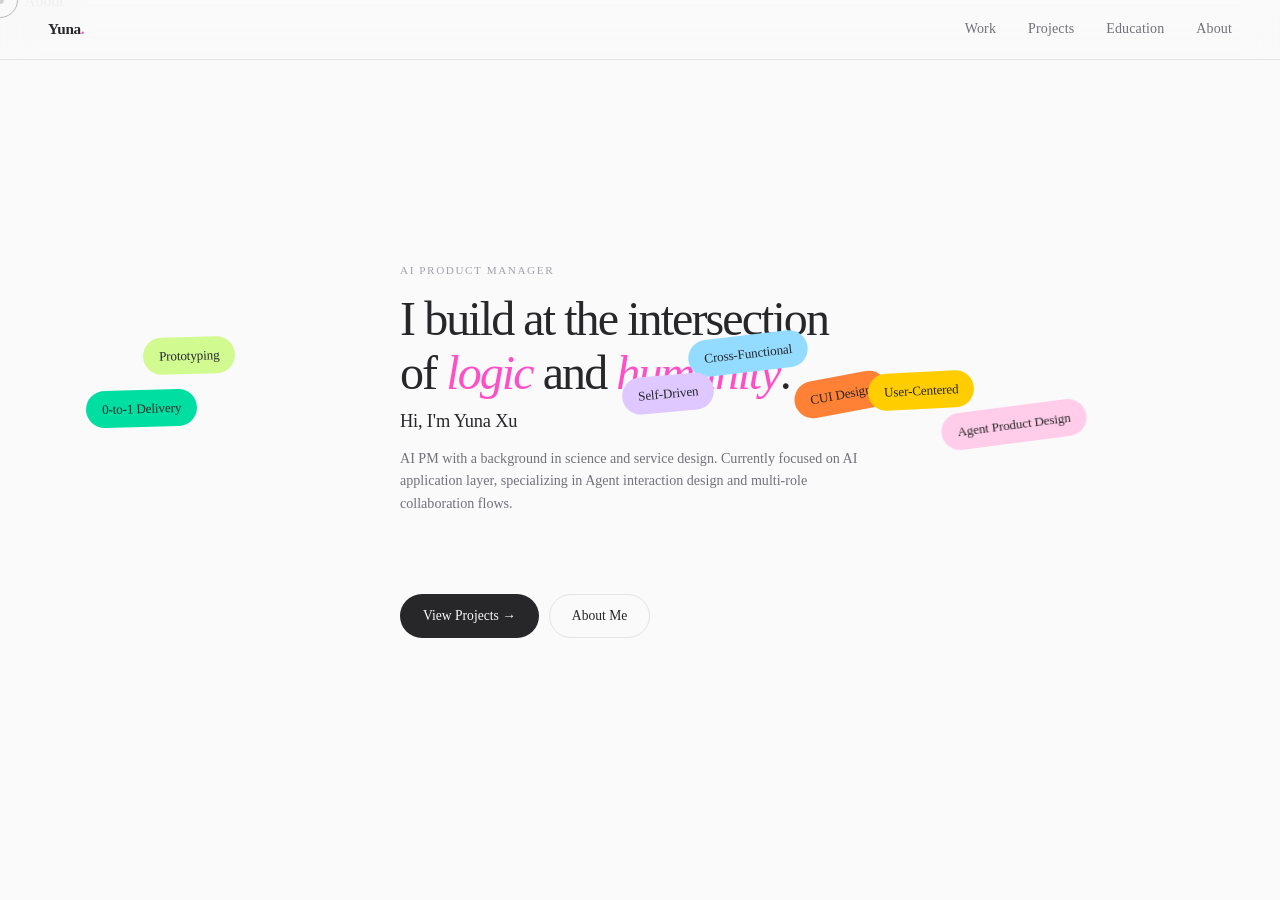
<file: index.html>
<!DOCTYPE html>
<html lang="zh-CN">
<head>
  <meta charset="UTF-8">
  <meta name="viewport" content="width=device-width, initial-scale=1.0">
  <title>Yuna Xu — AI Product Manager</title>
  <meta name="description" content="Yuna Xu portfolio — AI Product Manager specializing in Agent interaction design, 0-to-1 delivery, and cross-functional collaboration.">
  <link rel="preconnect" href="https://fonts.googleapis.com">
  <link rel="preconnect" href="https://fonts.gstatic.com" crossorigin>
  <link href="https://fonts.googleapis.com/css2?family=Geist:wght@200..900&display=swap" rel="stylesheet">
  <link rel="stylesheet" href="css/style.css">
</head>
<body class="page-home">

  <div class="cursor-dot" id="cursorDot"></div>
  <div class="cursor-ring" id="cursorRing"></div>

  <nav class="nav" id="nav">
    <a href="index.html" class="nav-logo">Yuna<span class="dot">.</span></a>
    <div class="nav-links">
      <a href="work.html" class="nav-link">Work</a>
      <a href="projects.html" class="nav-link">Projects</a>
      <a href="education.html" class="nav-link">Education</a>
      <a href="about.html" class="nav-link">About</a>
    </div>
    <button class="nav-menu-btn" id="menuBtn" aria-label="Menu">
      <span></span><span></span><span></span>
    </button>
  </nav>

  <div class="mobile-menu" id="mobileMenu">
    <a href="work.html" class="mobile-link">Work</a>
    <a href="projects.html" class="mobile-link">Projects</a>
    <a href="education.html" class="mobile-link">Education</a>
    <a href="about.html" class="mobile-link">About</a>
  </div>

  <section class="hero">
    <div class="container">
      <div class="hero-inner">
        <p class="hero-label reveal">AI Product Manager</p>
        <h1 class="hero-slogan reveal" data-delay="100">
          I build at the intersection<br>
          of <span class="accent">logic</span> and <span class="accent">humanity</span>.
        </h1>
        <p class="hero-name reveal" data-delay="200">
          Hi, I'm <span class="yuna">Yuna</span> <span class="xu">Xu</span>
        </p>
        <p class="hero-desc reveal" data-delay="250">
          AI PM with a background in science and service design. Currently focused on AI application layer, specializing in Agent interaction design and multi-role collaboration flows.
        </p>
        <div class="hero-tags">
          <span class="hero-tag" data-color="#FFCDE9" style="position:relative;left:auto;top:auto;">Agent Product Design</span>
          <span class="hero-tag" data-color="#FF8135" style="position:relative;left:auto;top:auto;">CUI Design</span>
          <span class="hero-tag" data-color="#00DEA1" style="position:relative;left:auto;top:auto;">0-to-1 Delivery</span>
          <span class="hero-tag" data-color="#93DCFF" style="position:relative;left:auto;top:auto;">Cross-Functional</span>
          <span class="hero-tag" data-color="#DEC8FF" style="position:relative;left:auto;top:auto;">Self-Driven</span>
          <span class="hero-tag" data-color="#D1FA91" style="position:relative;left:auto;top:auto;">Prototyping</span>
          <span class="hero-tag" data-color="#FFCD00" style="position:relative;left:auto;top:auto;">User-Centered</span>
        </div>
        <div class="hero-ctas">
          <a href="projects.html" class="btn btn-primary">View Projects →</a>
          <a href="about.html" class="btn btn-outline">About Me</a>
        </div>
      </div>
    </div>
  </section><div class="toast" id="toast">Copied to clipboard ✓</div>
  <script src="js/main.js"></script>
</body>
</html>
</file>
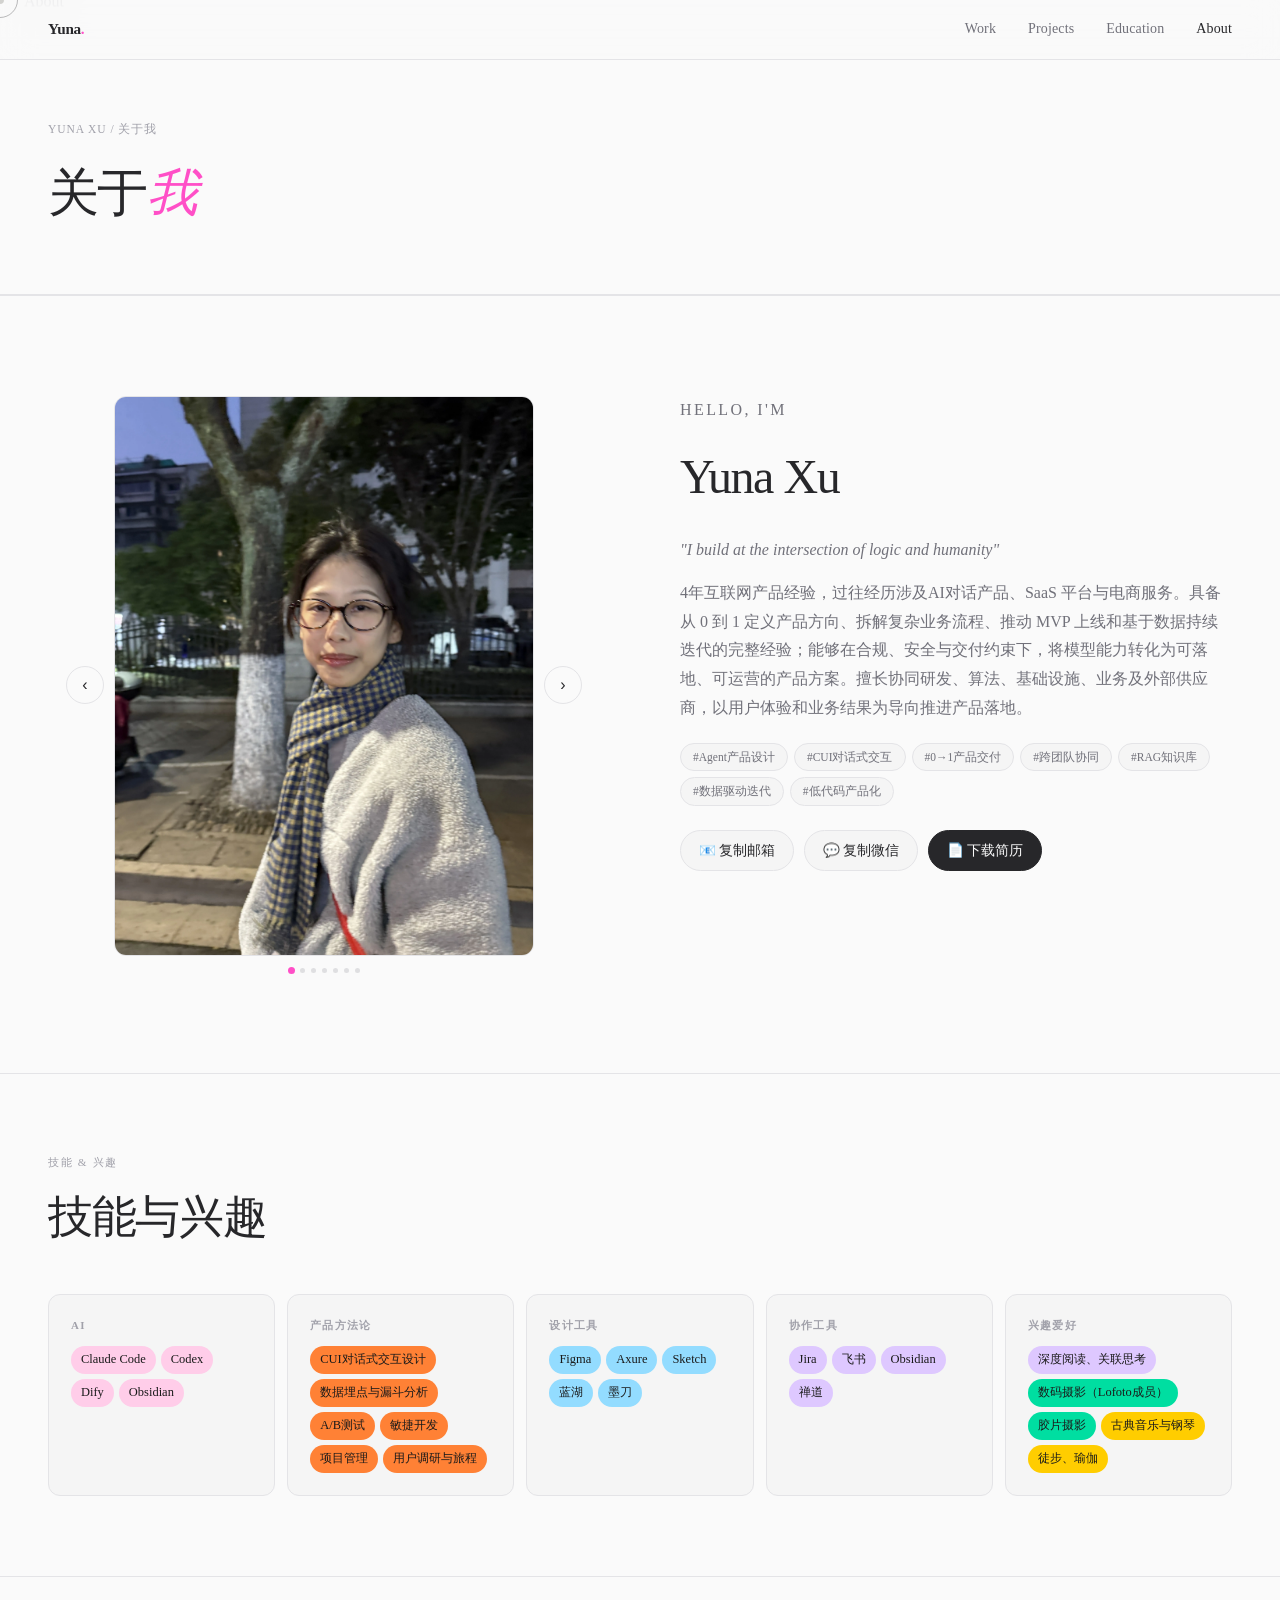
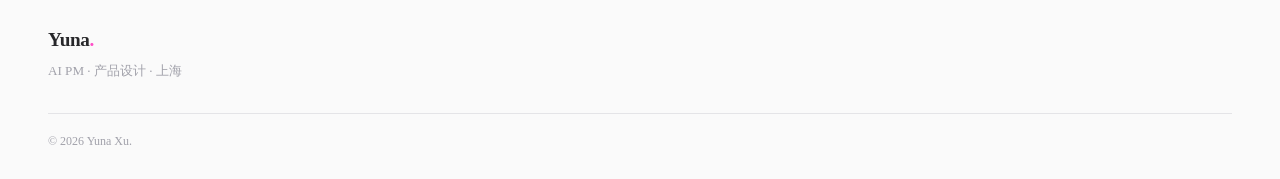
<file: about.html>
<!DOCTYPE html>
<html lang="zh-CN">
<head>
  <meta charset="UTF-8">
  <meta name="viewport" content="width=device-width, initial-scale=1.0">
  <title>About — Yuna Xu</title>
  <link rel="preconnect" href="https://fonts.googleapis.com">
  <link rel="preconnect" href="https://fonts.gstatic.com" crossorigin>
  <link href="https://fonts.googleapis.com/css2?family=Geist:wght@200..900&display=swap" rel="stylesheet">
  <link rel="stylesheet" href="css/style.css">
</head>
<body>

  <div class="cursor-dot" id="cursorDot"></div>
  <div class="cursor-ring" id="cursorRing"></div>

  <nav class="nav" id="nav">
    <a href="index.html" class="nav-logo">Yuna<span class="dot">.</span></a>
    <div class="nav-links">
      <a href="work.html" class="nav-link">Work</a>
      <a href="projects.html" class="nav-link">Projects</a>
      <a href="education.html" class="nav-link">Education</a>
      <a href="about.html" class="nav-link active">About</a>
    </div>
    <button class="nav-menu-btn" id="menuBtn" aria-label="菜单">
      <span></span><span></span><span></span>
    </button>
  </nav>

  <div class="mobile-menu" id="mobileMenu">
    <a href="work.html" class="mobile-link">Work</a>
    <a href="projects.html" class="mobile-link">Projects</a>
    <a href="education.html" class="mobile-link">Education</a>
    <a href="about.html" class="mobile-link">About</a>
  </div>

  <section class="page-header">
    <div class="container">
      <p class="breadcrumb">Yuna Xu / 关于我</p>
      <h1 class="page-title reveal">关于<span class="accent">我</span></h1>
    </div>
  </section>

  <section class="about-section" id="about">
    <div class="container">
      <div class="about-grid">
        <!-- Photo Carousel -->
        <div class="reveal">
          <div class="photo-carousel" id="photoCarousel">
            <div class="carousel-viewport">
              <div class="carousel-track" id="carouselTrack">
                <div class="carousel-slide"><img src="images/Portfolio内容-1787573686535.webp" alt="Yuna"></div>
                <div class="carousel-slide"><img src="images/Portfolio内容-1787579053316.webp" alt=""></div>
                <div class="carousel-slide"><img src="images/Portfolio内容-1787579057063.webp" alt=""></div>
                <div class="carousel-slide"><img src="images/Portfolio内容-1787579071435.webp" alt=""></div>
                <div class="carousel-slide"><img src="images/Portfolio内容-1787579071434.webp" alt=""></div>
                <div class="carousel-slide"><img src="images/Portfolio内容-1787579071428.webp" alt=""></div>
                <div class="carousel-slide"><img src="images/Portfolio内容-1787579113652.webp" alt=""></div>
              </div>
            </div>
            <button class="carousel-btn prev" id="carouselPrev" aria-label="上一张">‹</button>
            <button class="carousel-btn next" id="carouselNext" aria-label="下一张">›</button>
            <div class="carousel-dots" id="carouselDots"></div>
          </div>
        </div>
        <!-- About text -->
        <div class="about-text reveal" data-delay="200">
          <p class="section-label">Hello, I'm</p>
          <h2>Yuna Xu</h2>
          <p class="about-quote">"I build at the intersection of logic and humanity"</p>
          <p>4年互联网产品经验，过往经历涉及AI对话产品、SaaS 平台与电商服务。具备从 0 到 1 定义产品方向、拆解复杂业务流程、推动 MVP 上线和基于数据持续迭代的完整经验；能够在合规、安全与交付约束下，将模型能力转化为可落地、可运营的产品方案。擅长协同研发、算法、基础设施、业务及外部供应商，以用户体验和业务结果为导向推进产品落地。</p>
          <div class="about-tags">
            <span class="tag">#Agent产品设计</span>
            <span class="tag">#CUI对话式交互</span>
            <span class="tag">#0→1产品交付</span>
            <span class="tag">#跨团队协同</span>
            <span class="tag">#RAG知识库</span>
            <span class="tag">#数据驱动迭代</span>
            <span class="tag">#低代码产品化</span>
          </div>
          <div class="about-contact">
            <button class="contact-btn" data-copy="weeemint@gmail.com" data-label="邮箱">
              📧 复制邮箱
            </button>
            <button class="contact-btn" data-copy="18018025019" data-label="微信">
              💬 复制微信
            </button>
            <a href="files/Yuna-徐香媛-产品经理.pdf" class="contact-btn download" download>
              📄 下载简历
            </a>
          </div>
        </div>
      </div>
    </div>
  </section>

  <section class="skills-section" id="skills">
    <div class="container">
      <p class="section-label reveal">技能 & 兴趣</p>
      <h2 class="section-title reveal">技能与兴趣</h2>
      <div class="skills-grid">
        <div class="skill-group reveal" data-delay="100">
          <h3 class="skill-group-title">AI</h3>
          <div class="skill-tags">
            <span class="skill-tag" style="background:#FFCDE9;">Claude Code</span>
            <span class="skill-tag" style="background:#FFCDE9;">Codex</span>
            <span class="skill-tag" style="background:#FFCDE9;">Dify</span>
            <span class="skill-tag" style="background:#FFCDE9;">Obsidian</span>
          </div>
        </div>
        <div class="skill-group reveal" data-delay="200">
          <h3 class="skill-group-title">产品方法论</h3>
          <div class="skill-tags">
            <span class="skill-tag" style="background:#FF8135;">CUI对话式交互设计</span>
            <span class="skill-tag" style="background:#FF8135;">数据埋点与漏斗分析</span>
            <span class="skill-tag" style="background:#FF8135;">A/B测试</span>
            <span class="skill-tag" style="background:#FF8135;">敏捷开发</span>
            <span class="skill-tag" style="background:#FF8135;">项目管理</span>
            <span class="skill-tag" style="background:#FF8135;">用户调研与旅程</span>
          </div>
        </div>
        <div class="skill-group reveal" data-delay="300">
          <h3 class="skill-group-title">设计工具</h3>
          <div class="skill-tags">
            <span class="skill-tag" style="background:#93DCFF;">Figma</span>
            <span class="skill-tag" style="background:#93DCFF;">Axure</span>
            <span class="skill-tag" style="background:#93DCFF;">Sketch</span>
            <span class="skill-tag" style="background:#93DCFF;">蓝湖</span>
            <span class="skill-tag" style="background:#93DCFF;">墨刀</span>
          </div>
        </div>
        <div class="skill-group reveal" data-delay="400">
          <h3 class="skill-group-title">协作工具</h3>
          <div class="skill-tags">
            <span class="skill-tag" style="background:#DEC8FF;">Jira</span>
            <span class="skill-tag" style="background:#DEC8FF;">飞书</span>
            <span class="skill-tag" style="background:#DEC8FF;">Obsidian</span>
            <span class="skill-tag" style="background:#DEC8FF;">禅道</span>
          </div>
        </div>
        <div class="skill-group reveal" data-delay="500">
          <h3 class="skill-group-title">兴趣爱好</h3>
          <div class="skill-tags">
            <span class="skill-tag" style="background:#DEC8FF;">深度阅读、关联思考</span>
            <span class="skill-tag" style="background:#00DEA1;">数码摄影（Lofoto成员）</span>
            <span class="skill-tag" style="background:#00DEA1;">胶片摄影</span>
            <span class="skill-tag" style="background:#FFCD00;">古典音乐与钢琴</span>
            <span class="skill-tag" style="background:#FFCD00;">徒步、瑜伽</span>
          </div>
        </div>
      </div>
    </div>
  </section>

  <footer class="footer">
    <div class="container">
      <div class="footer-row">
        <div class="footer-brand">
          <span class="footer-name">Yuna<span class="dot">.</span></span>
          <p>AI PM · 产品设计 · 上海</p>
        </div></div>
      <div class="footer-bottom">
        <p>© 2026 Yuna Xu.</p>
      </div>
    </div>
  </footer>

  <div class="toast" id="toast">已复制到剪贴板 ✓</div>
  <script src="js/main.js"></script>
  <script>
    // Photo carousel
    (function() {
      const track = document.getElementById('carouselTrack');
      const slides = track ? track.querySelectorAll('.carousel-slide') : [];
      const prevBtn = document.getElementById('carouselPrev');
      const nextBtn = document.getElementById('carouselNext');
      const dotsContainer = document.getElementById('carouselDots');
      let current = 0;
      if (slides.length === 0) return;
      slides.forEach((_, i) => {
        const dot = document.createElement('button');
        dot.className = 'carousel-dot' + (i === 0 ? ' active' : '');
        dot.setAttribute('aria-label', `照片 ${i + 1}`);
        dot.addEventListener('click', () => goTo(i));
        dotsContainer.appendChild(dot);
      });
      const dots = dotsContainer.querySelectorAll('.carousel-dot');
      function goTo(index) {
        current = (index + slides.length) % slides.length;
        track.style.transform = `translateX(-${current * 100}%)`;
        dots.forEach((d, i) => d.classList.toggle('active', i === current));
      }
      if (prevBtn) prevBtn.addEventListener('click', () => goTo(current - 1));
      if (nextBtn) nextBtn.addEventListener('click', () => goTo(current + 1));
      let startX = 0;
      const viewport = document.querySelector('.carousel-viewport');
      if (viewport) {
        viewport.addEventListener('touchstart', e => { startX = e.touches[0].clientX; }, { passive: true });
        viewport.addEventListener('touchend', e => {
          const diff = startX - e.changedTouches[0].clientX;
          if (Math.abs(diff) > 50) goTo(current + (diff > 0 ? 1 : -1));
        }, { passive: true });
      }
    })();
  </script>
</body>
</html>
</file>
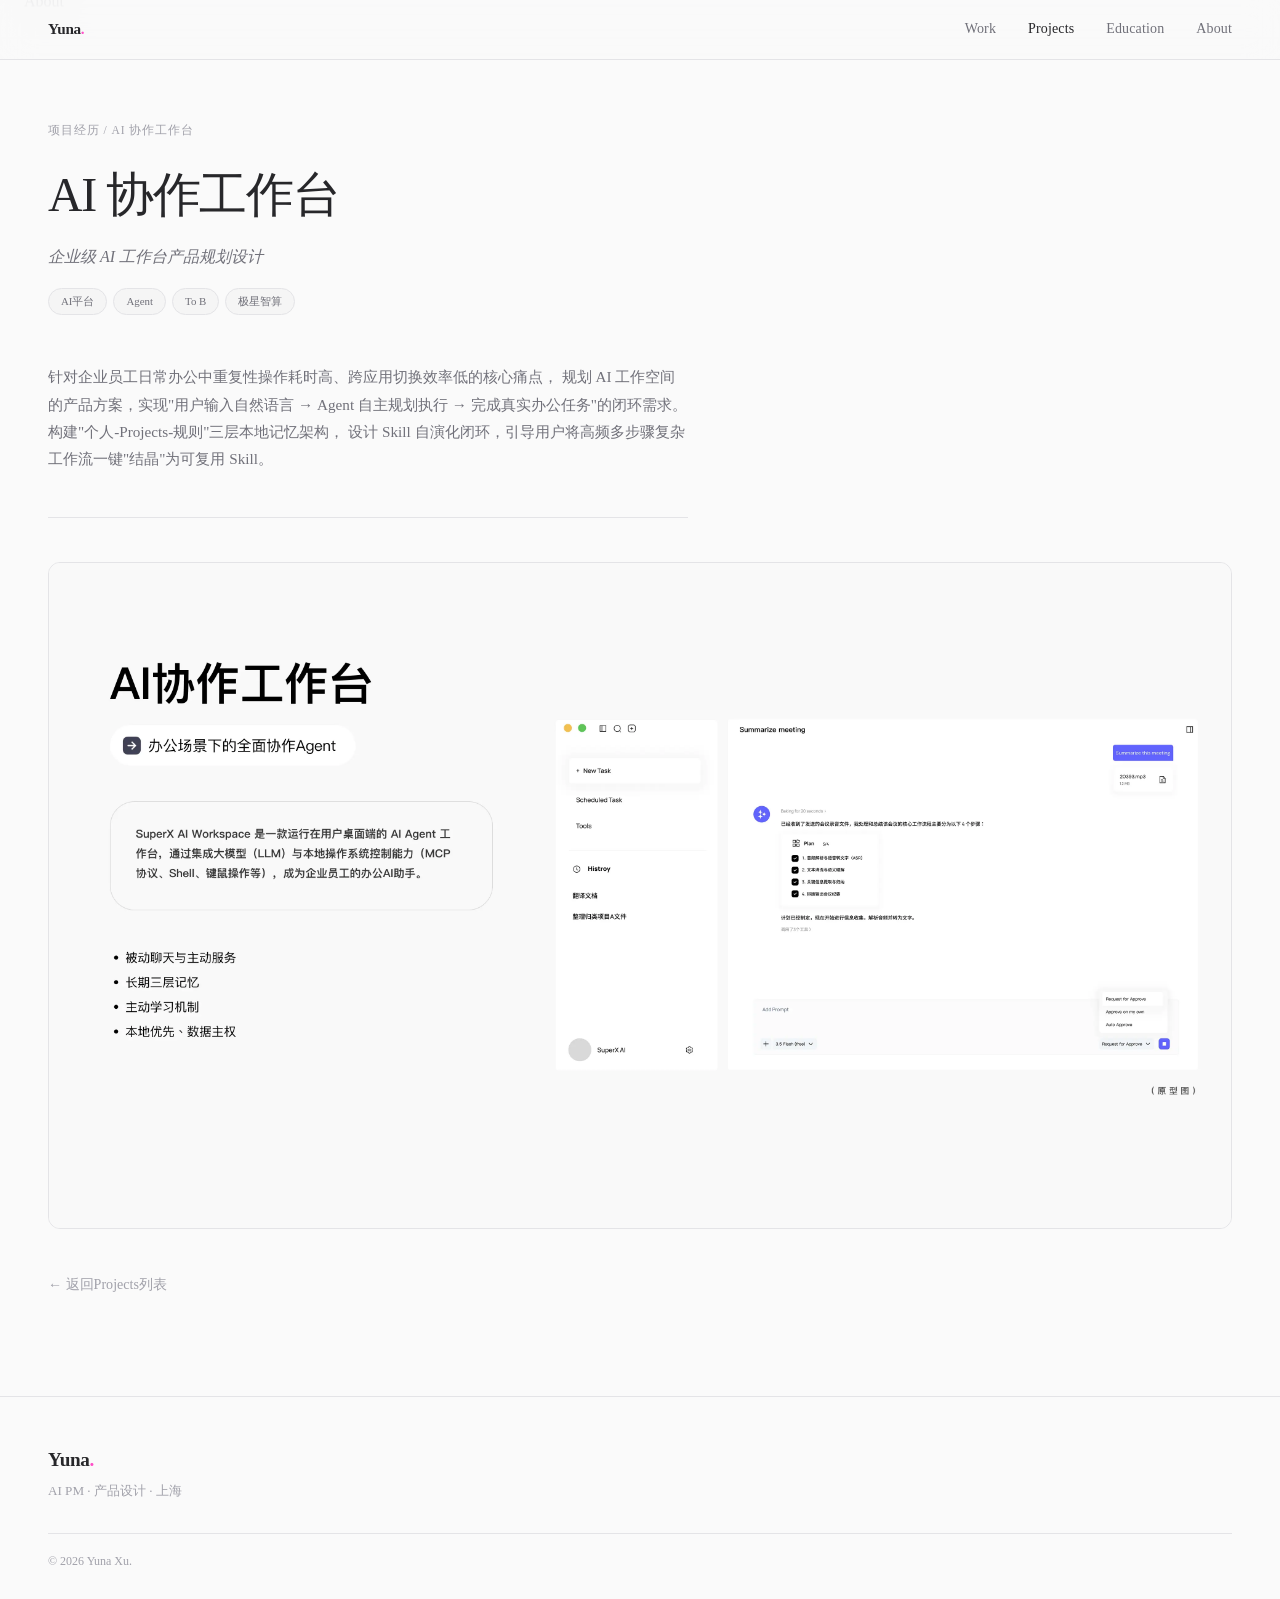
<file: ai-workspace.html>
<!DOCTYPE html>
<html lang="zh-CN">
<head>
  <meta charset="UTF-8">
  <meta name="viewport" content="width=device-width, initial-scale=1.0">
  <title>AI 协作工作台 — Yuna Xu</title>
  <link rel="preconnect" href="https://fonts.googleapis.com">
  <link rel="preconnect" href="https://fonts.gstatic.com" crossorigin>
  <link href="https://fonts.googleapis.com/css2?family=Geist:wght@200..900&display=swap" rel="stylesheet">
  <link href="https://fonts.googleapis.com/css2?family=Geist:wght@200..900&display=swap" rel="stylesheet">
  <link rel="stylesheet" href="../css/style.css">
</head>
<body>

  <nav class="nav">
    <a href="../index.html" class="nav-logo">Yuna<span class="dot">.</span></a>
    <div class="nav-links">
      <a href="../work.html" class="nav-link">Work</a>
      <a href="../projects.html" class="nav-link active">Projects</a>
      <a href="../education.html" class="nav-link">Education</a>
      <a href="../about.html" class="nav-link">About</a>
    </div>
    <button class="nav-menu-btn" id="menuBtn" aria-label="Menu"><span></span><span></span><span></span></button>
  </nav>
  <div class="mobile-menu" id="mobileMenu">
    <a href="../work.html" class="mobile-link">Work</a>
    <a href="../projects.html" class="mobile-link">Projects</a>
    <a href="../education.html" class="mobile-link">Education</a>
    <a href="../about.html" class="mobile-link">About</a>
  </div>

  <section class="project-detail">
    <div class="container">
      <div class="project-detail-header reveal">
        <p class="breadcrumb">项目经历 / AI 协作工作台
        <h1 class="project-detail-title">AI 协作工作台</h1>
        <p class="project-detail-subtitle">企业级 AI 工作台产品规划设计</p>
        <div class="project-detail-meta">
          <span class="tag">AI平台</span>
          <span class="tag">Agent</span>
          <span class="tag">To B</span>
          <span class="tag">极星智算</span>
        </div>
      </div>

      <p class="project-detail-bg reveal">
        针对企业员工日常办公中重复性操作耗时高、跨应用切换效率低的核心痛点，
        规划 AI 工作空间的产品方案，实现"用户输入自然语言 → Agent 自主规划执行 →
        完成真实办公任务"的闭环需求。构建"个人-Projects-规则"三层本地记忆架构，
        设计 Skill 自演化闭环，引导用户将高频多步骤复杂工作流一键"结晶"为可复用 Skill。
      </p>

      <div class="project-gallery full">
        <div class="gallery-item"><img src="../images/Portfolio内容-1787648956478.webp" alt="AI工作台设计图"></div>
      </div>

      <a href="../projects.html" class="project-back" style="white-space:nowrap;">← 返回Projects列表</a>
    </div>
  </section>

  <footer class="footer">
    <div class="container">
      <div class="footer-row">
        <div class="footer-brand"><span class="footer-name">Yuna<span class="dot">.</span></span><p>AI PM · 产品设计 · 上海</p></div></div>
      <div class="footer-bottom"><p>© 2026 Yuna Xu.</p></div>
    </div>
  </footer>
  <div class="toast" id="toast">已复制到剪贴板 ✓</div>
  <script src="../js/main.js"></script>
</body>
</html>
</file>
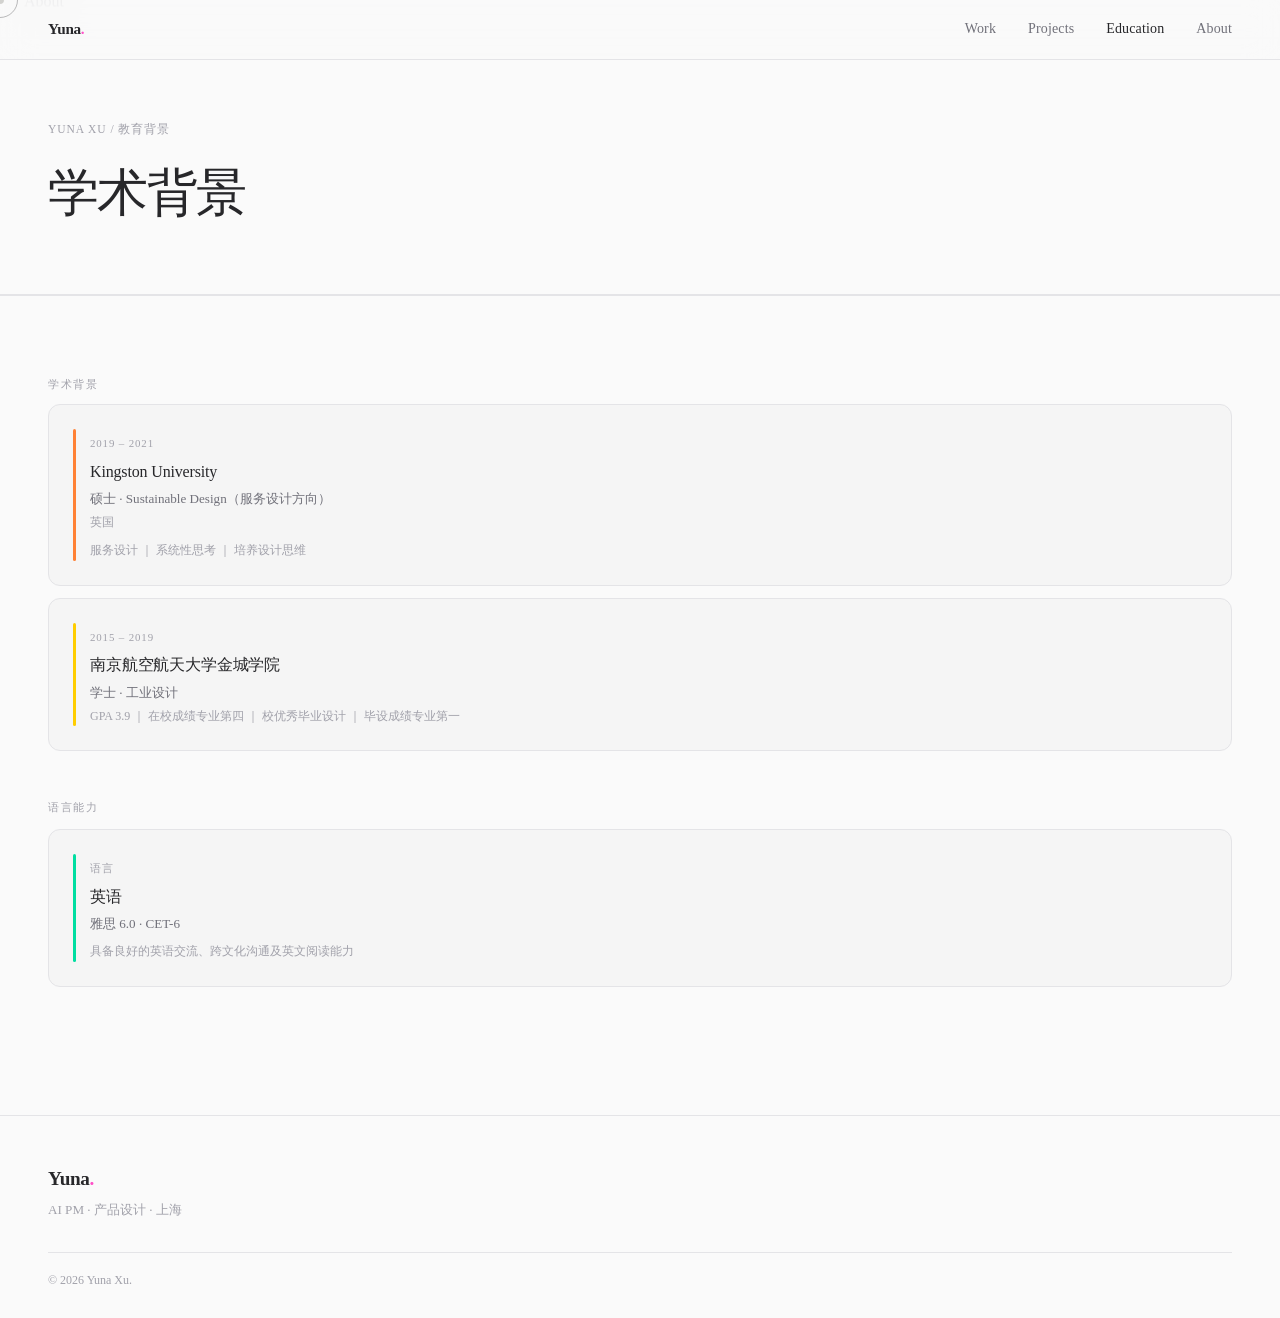
<file: education.html>
<!DOCTYPE html>
<html lang="zh-CN">
<head>
  <meta charset="UTF-8">
  <meta name="viewport" content="width=device-width, initial-scale=1.0">
  <title>Education — Yuna Xu</title>
  <link rel="preconnect" href="https://fonts.googleapis.com">
  <link rel="preconnect" href="https://fonts.gstatic.com" crossorigin>
  <link href="https://fonts.googleapis.com/css2?family=Geist:wght@200..900&display=swap" rel="stylesheet">
  <link rel="stylesheet" href="css/style.css">
</head>
<body>

  <div class="cursor-dot" id="cursorDot"></div>
  <div class="cursor-ring" id="cursorRing"></div>

  <nav class="nav" id="nav">
    <a href="index.html" class="nav-logo">Yuna<span class="dot">.</span></a>
    <div class="nav-links">
      <a href="work.html" class="nav-link">Work</a>
      <a href="projects.html" class="nav-link">Projects</a>
      <a href="education.html" class="nav-link active">Education</a>
      <a href="about.html" class="nav-link">About</a>
    </div>
    <button class="nav-menu-btn" id="menuBtn" aria-label="菜单">
      <span></span><span></span><span></span>
    </button>
  </nav>

  <div class="mobile-menu" id="mobileMenu">
    <a href="work.html" class="mobile-link">Work</a>
    <a href="projects.html" class="mobile-link">Projects</a>
    <a href="education.html" class="mobile-link">Education</a>
    <a href="about.html" class="mobile-link">About</a>
  </div>

  <section class="page-header">
    <div class="container">
      <p class="breadcrumb">Yuna Xu / 教育背景</p>
      <h1 class="page-title reveal">学术背景</h1>
    </div>
  </section>

  <section class="edu-section" id="education">
    <div class="container">
      <p class="section-label reveal">学术背景</p>
            <div class="edu-grid">
        <div class="edu-card reveal" data-delay="100">
          <div class="edu-accent" style="background:#FF8135;"></div>
          <div>
            <span class="edu-year">2019 – 2021</span>
            <h3>Kingston University</h3>
            <p class="edu-degree">硕士 · Sustainable Design（服务设计方向）</p>
            <p class="edu-location">英国</p>
            <p class="edu-degree" style="margin-top:8px;font-size:0.78rem;color:var(--text-muted);">服务设计 ｜ 系统性思考 ｜ 培养设计思维</p>
          </div>
        </div>
        <div class="edu-card reveal" data-delay="200">
          <div class="edu-accent" style="background:#FFCD00;"></div>
          <div>
            <span class="edu-year">2015 – 2019</span>
            <h3>南京航空航天大学金城学院</h3>
            <p class="edu-degree">学士 · 工业设计</p>
            <p class="edu-location">GPA 3.9 ｜ 在校成绩专业第四 ｜ 校优秀毕业设计 ｜ 毕设成绩专业第一</p>
          </div>
        </div>
      </div>

      <p class="section-label reveal" style="margin-top:48px;">语言能力</p>
      <div class="edu-grid" style="margin-top:12px;">
        <div class="edu-card reveal" data-delay="100">
          <div class="edu-accent" style="background:#00DEA1;"></div>
          <div>
            <span class="edu-year">语言</span>
            <h3>英语</h3>
            <p class="edu-degree">雅思 6.0 · CET-6</p>
            <p class="edu-location" style="margin-top:8px;font-size:0.78rem;color:var(--text-muted);">具备良好的英语交流、跨文化沟通及英文阅读能力</p>
          </div>
        </div>
      </div>
    </div>
  </section>

  <footer class="footer">
    <div class="container">
      <div class="footer-row">
        <div class="footer-brand">
          <span class="footer-name">Yuna<span class="dot">.</span></span>
          <p>AI PM · 产品设计 · 上海</p>
        </div></div>
      <div class="footer-bottom">
        <p>© 2026 Yuna Xu.</p>
      </div>
    </div>
  </footer>

  <div class="toast" id="toast">已复制到剪贴板 ✓</div>
  <script src="js/main.js"></script>
</body>
</html>
</file>
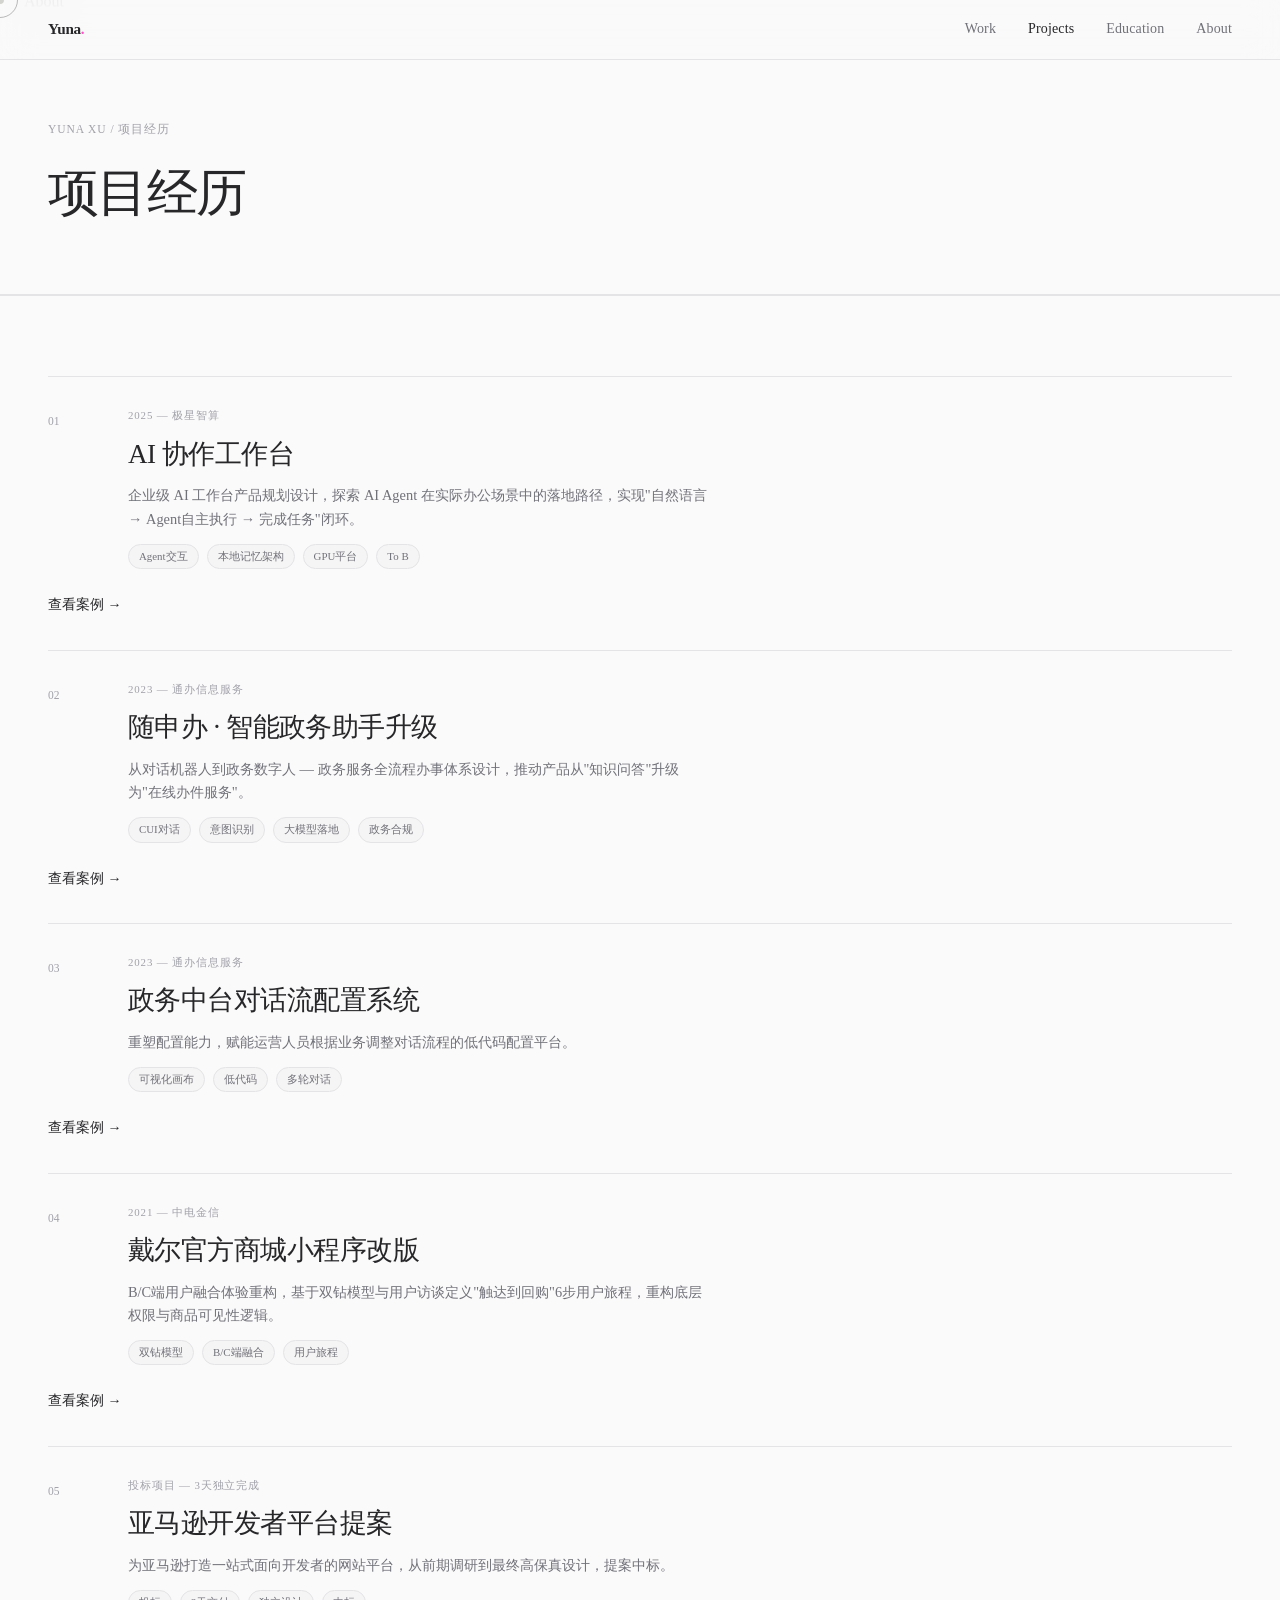
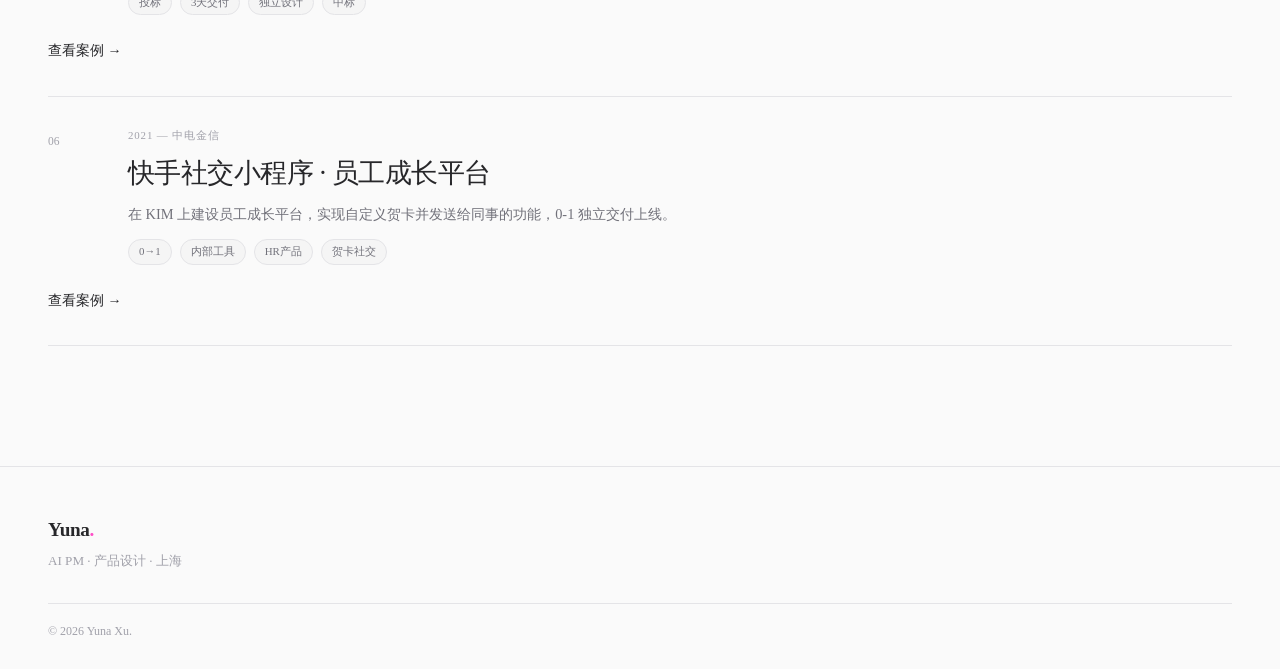
<file: projects.html>
<!DOCTYPE html>
<html lang="zh-CN">
<head>
  <meta charset="UTF-8">
  <meta name="viewport" content="width=device-width, initial-scale=1.0">
  <title>Projects — Yuna Xu</title>
  <link rel="preconnect" href="https://fonts.googleapis.com">
  <link rel="preconnect" href="https://fonts.gstatic.com" crossorigin>
  <link href="https://fonts.googleapis.com/css2?family=Geist:wght@200..900&display=swap" rel="stylesheet">
  <link rel="stylesheet" href="css/style.css">
</head>
<body>

  <div class="cursor-dot" id="cursorDot"></div>
  <div class="cursor-ring" id="cursorRing"></div>

  <nav class="nav" id="nav">
    <a href="index.html" class="nav-logo">Yuna<span class="dot">.</span></a>
    <div class="nav-links">
      <a href="work.html" class="nav-link">Work</a>
      <a href="projects.html" class="nav-link active">Projects</a>
      <a href="education.html" class="nav-link">Education</a>
      <a href="about.html" class="nav-link">About</a>
    </div>
    <button class="nav-menu-btn" id="menuBtn" aria-label="菜单">
      <span></span><span></span><span></span>
    </button>
  </nav>

  <div class="mobile-menu" id="mobileMenu">
    <a href="work.html" class="mobile-link">Work</a>
    <a href="projects.html" class="mobile-link">Projects</a>
    <a href="education.html" class="mobile-link">Education</a>
    <a href="about.html" class="mobile-link">About</a>
  </div>

  <section class="page-header">
    <div class="container">
      <p class="breadcrumb">Yuna Xu / 项目经历</p>
      <h1 class="page-title reveal">项目经历</h1>
    </div>
  </section>

  <section class="projects-section">
    <div class="container">
      <div class="projects-list">

        <a href="projects/ai-workspace.html" class="project-row reveal" data-delay="0">
          <span class="project-num">01</span>
          <div class="project-info">
            <span class="project-year">2025 — 极星智算</span>
            <h3 class="project-title">AI 协作工作台</h3>
            <p class="project-desc">企业级 AI 工作台产品规划设计，探索 AI Agent 在实际办公场景中的落地路径，实现"自然语言 → Agent自主执行 → 完成任务"闭环。</p>
            <div class="project-meta">
              <span>Agent交互</span>
              <span>本地记忆架构</span>
              <span>GPU平台</span>
              <span>To B</span>
            </div>
          </div>
          <div class="project-row-right" style="padding-bottom:4px;"><span class="btn-link" style="white-space:nowrap;">查看案例 →</span></div>
        </a>

        <a href="projects/suishen.html" class="project-row reveal" data-delay="100">
          <span class="project-num">02</span>
          <div class="project-info">
            <span class="project-year">2023 — 通办信息服务</span>
            <h3 class="project-title">随申办 · 智能政务助手升级</h3>
            <p class="project-desc">从对话机器人到政务数字人 — 政务服务全流程办事体系设计，推动产品从"知识问答"升级为"在线办件服务"。</p>
            <div class="project-meta">
              <span>CUI对话</span>
              <span>意图识别</span>
              <span>大模型落地</span>
              <span>政务合规</span>
            </div>
          </div>
          <div class="project-row-right" style="padding-bottom:4px;"><span class="btn-link" style="white-space:nowrap;">查看案例 →</span></div>
        </a>

        <a href="projects/gov-platform.html" class="project-row reveal" data-delay="200">
          <span class="project-num">03</span>
          <div class="project-info">
            <span class="project-year">2023 — 通办信息服务</span>
            <h3 class="project-title">政务中台对话流配置系统</h3>
            <p class="project-desc">重塑配置能力，赋能运营人员根据业务调整对话流程的低代码配置平台。</p>
            <div class="project-meta">
              <span>可视化画布</span>
              <span>低代码</span>
              <span>多轮对话</span>
            </div>
          </div>
          <div class="project-row-right" style="padding-bottom:4px;"><span class="btn-link" style="white-space:nowrap;">查看案例 →</span></div>
        </a>

        <a href="projects/dell.html" class="project-row reveal" data-delay="300">
          <span class="project-num">04</span>
          <div class="project-info">
            <span class="project-year">2021 — 中电金信</span>
            <h3 class="project-title">戴尔官方商城小程序改版</h3>
            <p class="project-desc">B/C端用户融合体验重构，基于双钻模型与用户访谈定义"触达到回购"6步用户旅程，重构底层权限与商品可见性逻辑。</p>
            <div class="project-meta">
              <span>双钻模型</span>
              <span>B/C端融合</span>
              <span>用户旅程</span>
            </div>
          </div>
          <div class="project-row-right" style="padding-bottom:4px;"><span class="btn-link" style="white-space:nowrap;">查看案例 →</span></div>
        </a>

        <a href="projects/amazon.html" class="project-row reveal" data-delay="400">
          <span class="project-num">05</span>
          <div class="project-info">
            <span class="project-year">投标项目 — 3天独立完成</span>
            <h3 class="project-title">亚马逊开发者平台提案</h3>
            <p class="project-desc">为亚马逊打造一站式面向开发者的网站平台，从前期调研到最终高保真设计，提案中标。</p>
            <div class="project-meta">
              <span>投标</span>
              <span>3天交付</span>
              <span>独立设计</span>
              <span>中标</span>
            </div>
          </div>
          <div class="project-row-right" style="padding-bottom:4px;"><span class="btn-link" style="white-space:nowrap;">查看案例 →</span></div>
        </a>

        <a href="projects/kuaishou.html" class="project-row reveal" data-delay="500">
          <span class="project-num">06</span>
          <div class="project-info">
            <span class="project-year">2021 — 中电金信</span>
            <h3 class="project-title">快手社交小程序 · 员工成长平台</h3>
            <p class="project-desc">在 KIM 上建设员工成长平台，实现自定义贺卡并发送给同事的功能，0-1 独立交付上线。</p>
            <div class="project-meta">
              <span>0→1</span>
              <span>内部工具</span>
              <span>HR产品</span>
              <span>贺卡社交</span>
            </div>
          </div>
          <div class="project-row-right" style="padding-bottom:4px;"><span class="btn-link" style="white-space:nowrap;">查看案例 →</span></div>
        </a>

      </div>
    </div>
  </section>

  <footer class="footer">
    <div class="container">
      <div class="footer-row">
        <div class="footer-brand">
          <span class="footer-name">Yuna<span class="dot">.</span></span>
          <p>AI PM · 产品设计 · 上海</p>
        </div></div>
      <div class="footer-bottom">
        <p>© 2026 Yuna Xu.</p>
      </div>
    </div>
  </footer>

  <div class="toast" id="toast">已复制到剪贴板 ✓</div>
  <script src="js/main.js"></script>
</body>
</html>
</file>
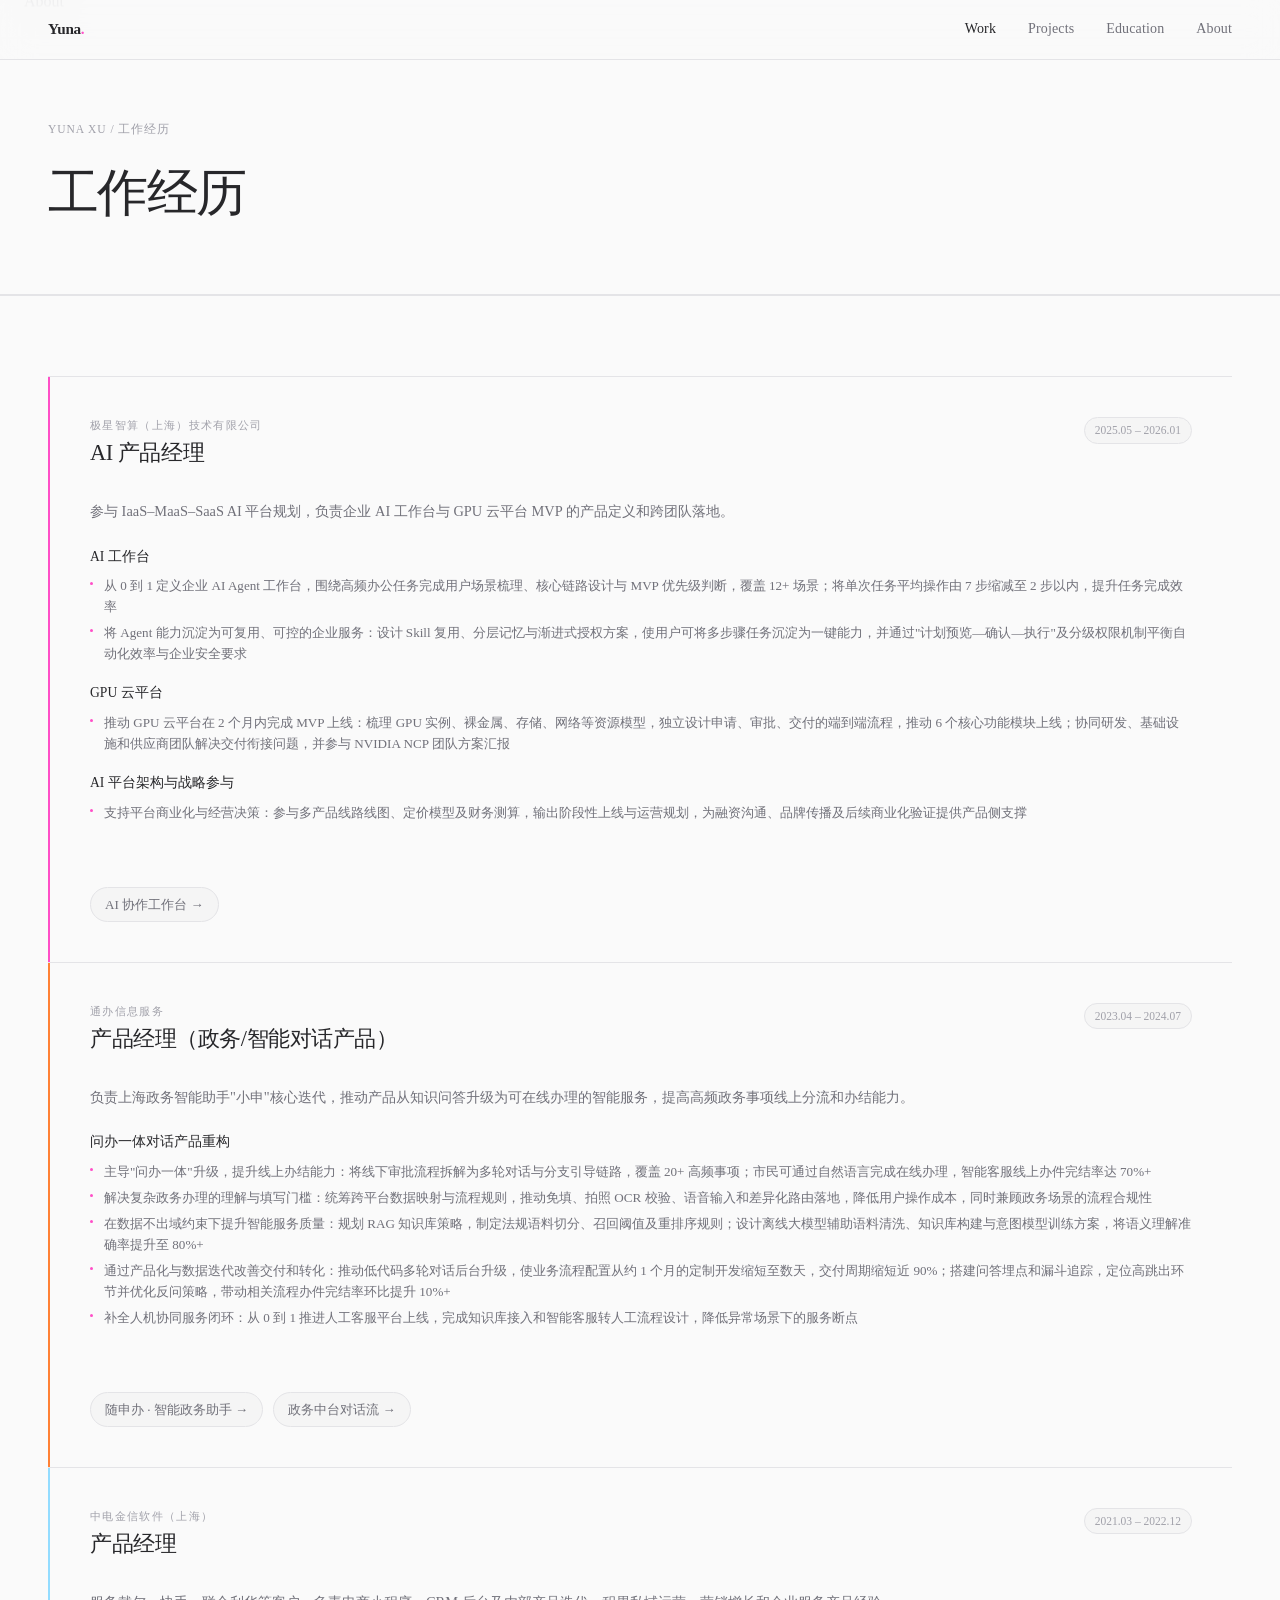
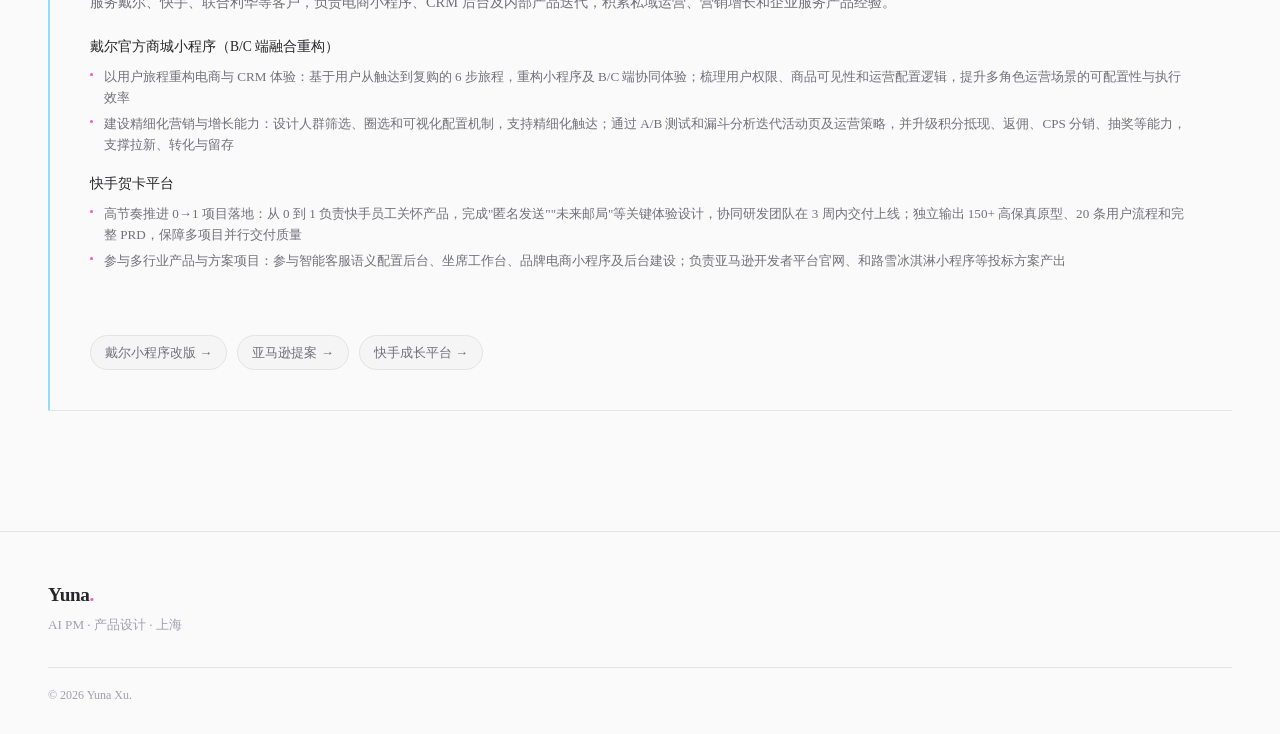
<file: work.html>
<!DOCTYPE html>
<html lang="zh-CN">
<head>
  <meta charset="UTF-8">
  <meta name="viewport" content="width=device-width, initial-scale=1.0">
  <title>Work — Yuna Xu</title>
  <link rel="preconnect" href="https://fonts.googleapis.com">
  <link rel="preconnect" href="https://fonts.gstatic.com" crossorigin>
  <link href="https://fonts.googleapis.com/css2?family=Geist:wght@200..900&display=swap" rel="stylesheet">
  <link rel="stylesheet" href="css/style.css">
</head>
<body>

  <nav class="nav" id="nav">
    <a href="index.html" class="nav-logo">Yuna<span class="dot">.</span></a>
    <div class="nav-links">
      <a href="work.html" class="nav-link active">Work</a>
      <a href="projects.html" class="nav-link">Projects</a>
      <a href="education.html" class="nav-link">Education</a>
      <a href="about.html" class="nav-link">About</a>
    </div>
    <button class="nav-menu-btn" id="menuBtn" aria-label="菜单">
      <span></span><span></span><span></span>
    </button>
  </nav>

  <div class="mobile-menu" id="mobileMenu">
    <a href="work.html" class="mobile-link">Work</a>
    <a href="projects.html" class="mobile-link">Projects</a>
    <a href="education.html" class="mobile-link">Education</a>
    <a href="about.html" class="mobile-link">About</a>
  </div>

  <section class="page-header">
    <div class="container">
      <p class="breadcrumb">Yuna Xu / 工作经历</p>
      <h1 class="page-title reveal">工作经历</h1>
    </div>
  </section>

  <section class="work-section">
    <div class="container">
      <div class="work-timeline">

        <div class="work-card reveal">
          <div class="work-card-line" style="background:var(--accent);"></div>
          <div class="work-card-body">
            <div class="work-card-header">
              <div>
                <p class="work-company">极星智算（上海）技术有限公司</p>
                <h2 class="work-role">AI 产品经理</h2>
              </div>
              <span class="work-period">2025.05 – 2026.01</span>
            </div>
            <p class="work-overview">参与 IaaS–MaaS–SaaS AI 平台规划，负责企业 AI 工作台与 GPU 云平台 MVP 的产品定义和跨团队落地。</p>
            <div class="work-sub">
              <h4>AI 工作台</h4>
              <ul>
                <li>从 0 到 1 定义企业 AI Agent 工作台，围绕高频办公任务完成用户场景梳理、核心链路设计与 MVP 优先级判断，覆盖 12+ 场景；将单次任务平均操作由 7 步缩减至 2 步以内，提升任务完成效率</li>
                <li>将 Agent 能力沉淀为可复用、可控的企业服务：设计 Skill 复用、分层记忆与渐进式授权方案，使用户可将多步骤任务沉淀为一键能力，并通过"计划预览—确认—执行"及分级权限机制平衡自动化效率与企业安全要求</li>
              </ul>
            </div>
            <div class="work-sub" style="margin-top:18px;">
              <h4>GPU 云平台</h4>
              <ul>
                <li>推动 GPU 云平台在 2 个月内完成 MVP 上线：梳理 GPU 实例、裸金属、存储、网络等资源模型，独立设计申请、审批、交付的端到端流程，推动 6 个核心功能模块上线；协同研发、基础设施和供应商团队解决交付衔接问题，并参与 NVIDIA NCP 团队方案汇报</li>
              </ul>
            </div>
            <div class="work-sub" style="margin-top:18px;">
              <h4>AI 平台架构与战略参与</h4>
              <ul>
                <li>支持平台商业化与经营决策：参与多产品线路线图、定价模型及财务测算，输出阶段性上线与运营规划，为融资沟通、品牌传播及后续商业化验证提供产品侧支撑</li>
              </ul>
            </div>
            <div style="margin-top:32px; display:flex; gap:10px; flex-wrap:wrap;">
              <a href="projects/ai-workspace.html" class="work-card-link" style="font-size:0.82rem;padding:6px 14px;border-radius:100px;border:1px solid var(--border);background:var(--bg-elevated);color:var(--text-secondary);text-decoration:none;transition:all 0.2s;">AI 协作工作台 →</a>
            </div>
          </div>
        </div>

        <div class="work-card reveal">
          <div class="work-card-line" style="background:#FF8135;"></div>
          <div class="work-card-body">
            <div class="work-card-header">
              <div>
                <p class="work-company">通办信息服务</p>
                <h2 class="work-role">产品经理（政务/智能对话产品）</h2>
              </div>
              <span class="work-period">2023.04 – 2024.07</span>
            </div>
            <p class="work-overview">负责上海政务智能助手"小申"核心迭代，推动产品从知识问答升级为可在线办理的智能服务，提高高频政务事项线上分流和办结能力。</p>
            <div class="work-sub">
              <h4>问办一体对话产品重构</h4>
              <ul>
                <li>主导"问办一体"升级，提升线上办结能力：将线下审批流程拆解为多轮对话与分支引导链路，覆盖 20+ 高频事项；市民可通过自然语言完成在线办理，智能客服线上办件完结率达 70%+</li>
                <li>解决复杂政务办理的理解与填写门槛：统筹跨平台数据映射与流程规则，推动免填、拍照 OCR 校验、语音输入和差异化路由落地，降低用户操作成本，同时兼顾政务场景的流程合规性</li>
                <li>在数据不出域约束下提升智能服务质量：规划 RAG 知识库策略，制定法规语料切分、召回阈值及重排序规则；设计离线大模型辅助语料清洗、知识库构建与意图模型训练方案，将语义理解准确率提升至 80%+</li>
                <li>通过产品化与数据迭代改善交付和转化：推动低代码多轮对话后台升级，使业务流程配置从约 1 个月的定制开发缩短至数天，交付周期缩短近 90%；搭建问答埋点和漏斗追踪，定位高跳出环节并优化反问策略，带动相关流程办件完结率环比提升 10%+</li>
                <li>补全人机协同服务闭环：从 0 到 1 推进人工客服平台上线，完成知识库接入和智能客服转人工流程设计，降低异常场景下的服务断点</li>
              </ul>
            </div>
            <div class="work-sub" style="margin-top:18px; display:none;">
              <h4>大模型合规落地方案设计</h4>
              <ul>
                <li>针对政务网络无法调用公有云大模型 API 的数据安全壁垒，设计"大模型离线赋能"方案：以大模型在离线环境下清洗政务语料、自动构建高质量知识库，并辅助训练内部意图识别模型，在合规前提下实现大模型能力间接引入</li>
                <li>该方案显著提升"小申"对复杂市民提问的语义理解准确率，为后续大模型能力深度集成建立数据基础</li>
              </ul>
            </div>
            <div class="work-sub" style="margin-top:18px; display:none;">
              <h4>数据驱动的体验迭代</h4>
              <ul>
                <li>建立用户问答漏斗追踪机制，定位对话流程断点和高跳出环节，持续优化反问策略，推动各业务流程上线后办件完结率显著提升</li>
              </ul>
            </div>
            <div style="margin-top:32px; display:flex; gap:10px; flex-wrap:wrap;">
              <a href="projects/suishen.html" class="work-card-link" style="font-size:0.82rem;padding:6px 14px;border-radius:100px;border:1px solid var(--border);background:var(--bg-elevated);color:var(--text-secondary);text-decoration:none;transition:all 0.2s;">随申办 · 智能政务助手 →</a>
              <a href="projects/gov-platform.html" class="work-card-link" style="font-size:0.82rem;padding:6px 14px;border-radius:100px;border:1px solid var(--border);background:var(--bg-elevated);color:var(--text-secondary);text-decoration:none;transition:all 0.2s;">政务中台对话流 →</a>
            </div>
          </div>
        </div>

        <div class="work-card reveal">
          <div class="work-card-line" style="background:#93DCFF;"></div>
          <div class="work-card-body">
            <div class="work-card-header">
              <div>
                <p class="work-company">中电金信软件（上海）</p>
                <h2 class="work-role">产品经理</h2>
              </div>
              <span class="work-period">2021.03 – 2022.12</span>
            </div>
            <p class="work-overview">服务戴尔、快手、联合利华等客户，负责电商小程序、CRM 后台及内部产品迭代，积累私域运营、营销增长和企业服务产品经验。</p>
            <div class="work-sub">
              <h4>戴尔官方商城小程序（B/C 端融合重构）</h4>
              <ul>
                <li>以用户旅程重构电商与 CRM 体验：基于用户从触达到复购的 6 步旅程，重构小程序及 B/C 端协同体验；梳理用户权限、商品可见性和运营配置逻辑，提升多角色运营场景的可配置性与执行效率</li>
                <li>建设精细化营销与增长能力：设计人群筛选、圈选和可视化配置机制，支持精细化触达；通过 A/B 测试和漏斗分析迭代活动页及运营策略，并升级积分抵现、返佣、CPS 分销、抽奖等能力，支撑拉新、转化与留存</li>
              </ul>
            </div>
            <div class="work-sub" style="margin-top:18px;">
              <h4>快手贺卡平台</h4>
              <ul>
                <li>高节奏推进 0→1 项目落地：从 0 到 1 负责快手员工关怀产品，完成"匿名发送""未来邮局"等关键体验设计，协同研发团队在 3 周内交付上线；独立输出 150+ 高保真原型、20 条用户流程和完整 PRD，保障多项目并行交付质量</li>
                <li>参与多行业产品与方案项目：参与智能客服语义配置后台、坐席工作台、品牌电商小程序及后台建设；负责亚马逊开发者平台官网、和路雪冰淇淋小程序等投标方案产出</li>
              </ul>
            </div>
            <div style="margin-top:32px; display:flex; gap:10px; flex-wrap:wrap;">
              <a href="projects/dell.html" class="work-card-link" style="font-size:0.82rem;padding:6px 14px;border-radius:100px;border:1px solid var(--border);background:var(--bg-elevated);color:var(--text-secondary);text-decoration:none;transition:all 0.2s;">戴尔小程序改版 →</a>
              <a href="projects/amazon.html" class="work-card-link" style="font-size:0.82rem;padding:6px 14px;border-radius:100px;border:1px solid var(--border);background:var(--bg-elevated);color:var(--text-secondary);text-decoration:none;transition:all 0.2s;">亚马逊提案 →</a>
              <a href="projects/kuaishou.html" class="work-card-link" style="font-size:0.82rem;padding:6px 14px;border-radius:100px;border:1px solid var(--border);background:var(--bg-elevated);color:var(--text-secondary);text-decoration:none;transition:all 0.2s;">快手成长平台 →</a>
            </div>
          </div>
        </div>

      </div>
    </div>
  </section>

  <footer class="footer">
    <div class="container">
      <div class="footer-row">
        <div class="footer-brand">
          <span class="footer-name">Yuna<span class="dot">.</span></span>
          <p>AI PM · 产品设计 · 上海</p>
        </div></div>
      <div class="footer-bottom">
        <p>© 2026 Yuna Xu.</p>
      </div>
    </div>
  </footer>

  <div class="toast" id="toast">已复制到剪贴板 ✓</div>
  <script src="js/main.js"></script>
</body>
</html>
</file>
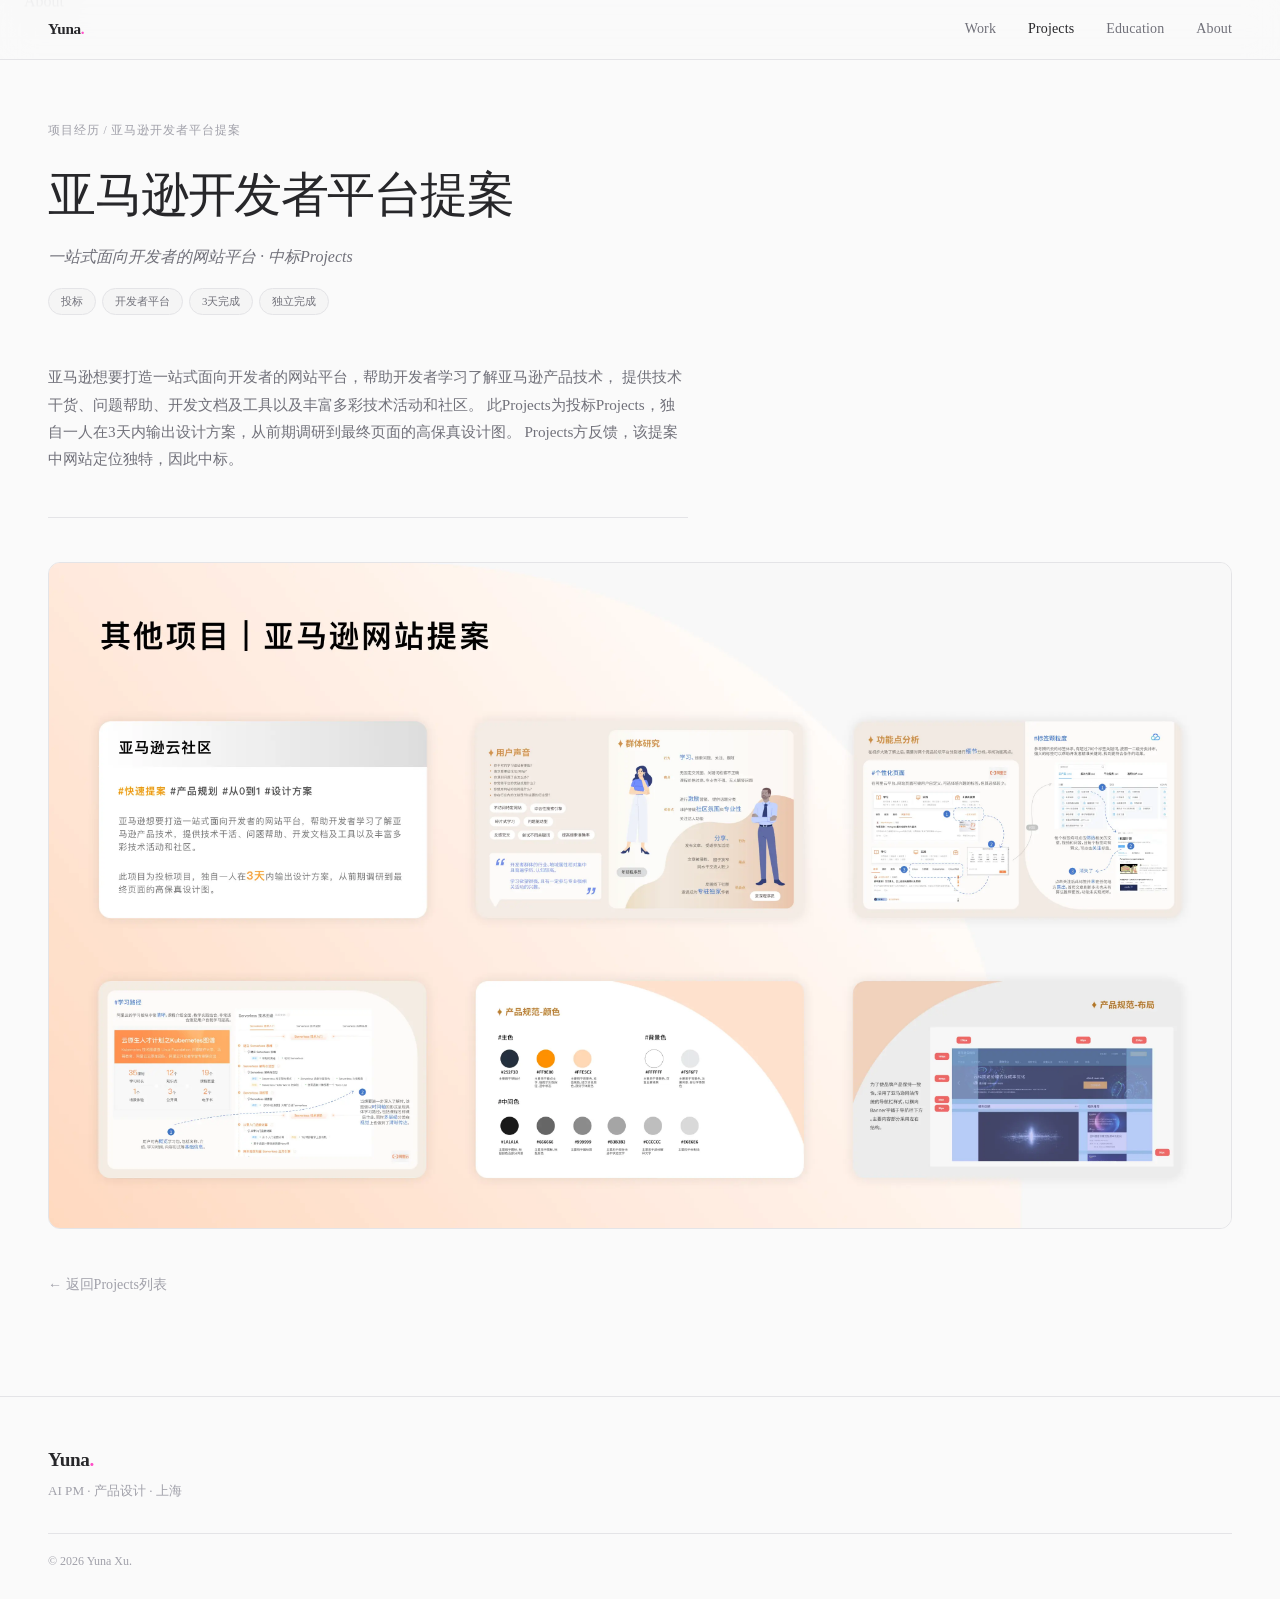
<file: projects/amazon.html>
<!DOCTYPE html>
<html lang="zh-CN">
<head>
  <meta charset="UTF-8">
  <meta name="viewport" content="width=device-width, initial-scale=1.0">
  <title>亚马逊开发者平台提案 — Yuna Xu</title>
  <link rel="preconnect" href="https://fonts.googleapis.com">
  <link rel="preconnect" href="https://fonts.gstatic.com" crossorigin>
  <link href="https://fonts.googleapis.com/css2?family=Geist:wght@200..900&display=swap" rel="stylesheet">
  <link href="https://fonts.googleapis.com/css2?family=Geist:wght@200..900&display=swap" rel="stylesheet">
  <link rel="stylesheet" href="../css/style.css">
</head>
<body>

  <nav class="nav">
    <a href="../index.html" class="nav-logo">Yuna<span class="dot">.</span></a>
    <div class="nav-links">
      <a href="../work.html" class="nav-link">Work</a>
      <a href="../projects.html" class="nav-link active">Projects</a>
      <a href="../education.html" class="nav-link">Education</a>
      <a href="../about.html" class="nav-link">About</a>
    </div>
    <button class="nav-menu-btn" id="menuBtn" aria-label="Menu"><span></span><span></span><span></span></button>
  </nav>
  <div class="mobile-menu" id="mobileMenu">
    <a href="../work.html" class="mobile-link">Work</a>
    <a href="../projects.html" class="mobile-link">Projects</a>
    <a href="../education.html" class="mobile-link">Education</a>
    <a href="../about.html" class="mobile-link">About</a>
  </div>

  <section class="project-detail">
    <div class="container">
      <div class="project-detail-header reveal">
        <p class="breadcrumb">项目经历 / 亚马逊开发者平台提案
        <h1 class="project-detail-title">亚马逊开发者平台提案</h1>
        <p class="project-detail-subtitle">一站式面向开发者的网站平台 · 中标Projects</p>
        <div class="project-detail-meta">
          <span class="tag">投标</span>
          <span class="tag">开发者平台</span>
          <span class="tag">3天完成</span>
          <span class="tag">独立完成</span>
        </div>
      </div>

      <p class="project-detail-bg reveal">
        亚马逊想要打造一站式面向开发者的网站平台，帮助开发者学习了解亚马逊产品技术，
        提供技术干货、问题帮助、开发文档及工具以及丰富多彩技术活动和社区。
        此Projects为投标Projects，独自一人在3天内输出设计方案，从前期调研到最终页面的高保真设计图。
        Projects方反馈，该提案中网站定位独特，因此中标。
      </p>

      <div class="project-gallery full">
        <div class="gallery-item"><img src="../images/Portfolio内容-1787573317604.webp" alt="亚马逊提案设计图"></div>
      </div>

      <a href="../projects.html" class="project-back" style="white-space:nowrap;">← 返回Projects列表</a>
    </div>
  </section>

  <footer class="footer">
    <div class="container">
      <div class="footer-row">
        <div class="footer-brand"><span class="footer-name">Yuna<span class="dot">.</span></span><p>AI PM · 产品设计 · 上海</p></div></div>
      <div class="footer-bottom"><p>© 2026 Yuna Xu.</p></div>
    </div>
  </footer>
  <div class="toast" id="toast">已复制到剪贴板 ✓</div>
  <script src="../js/main.js"></script>
</body>
</html>
</file>
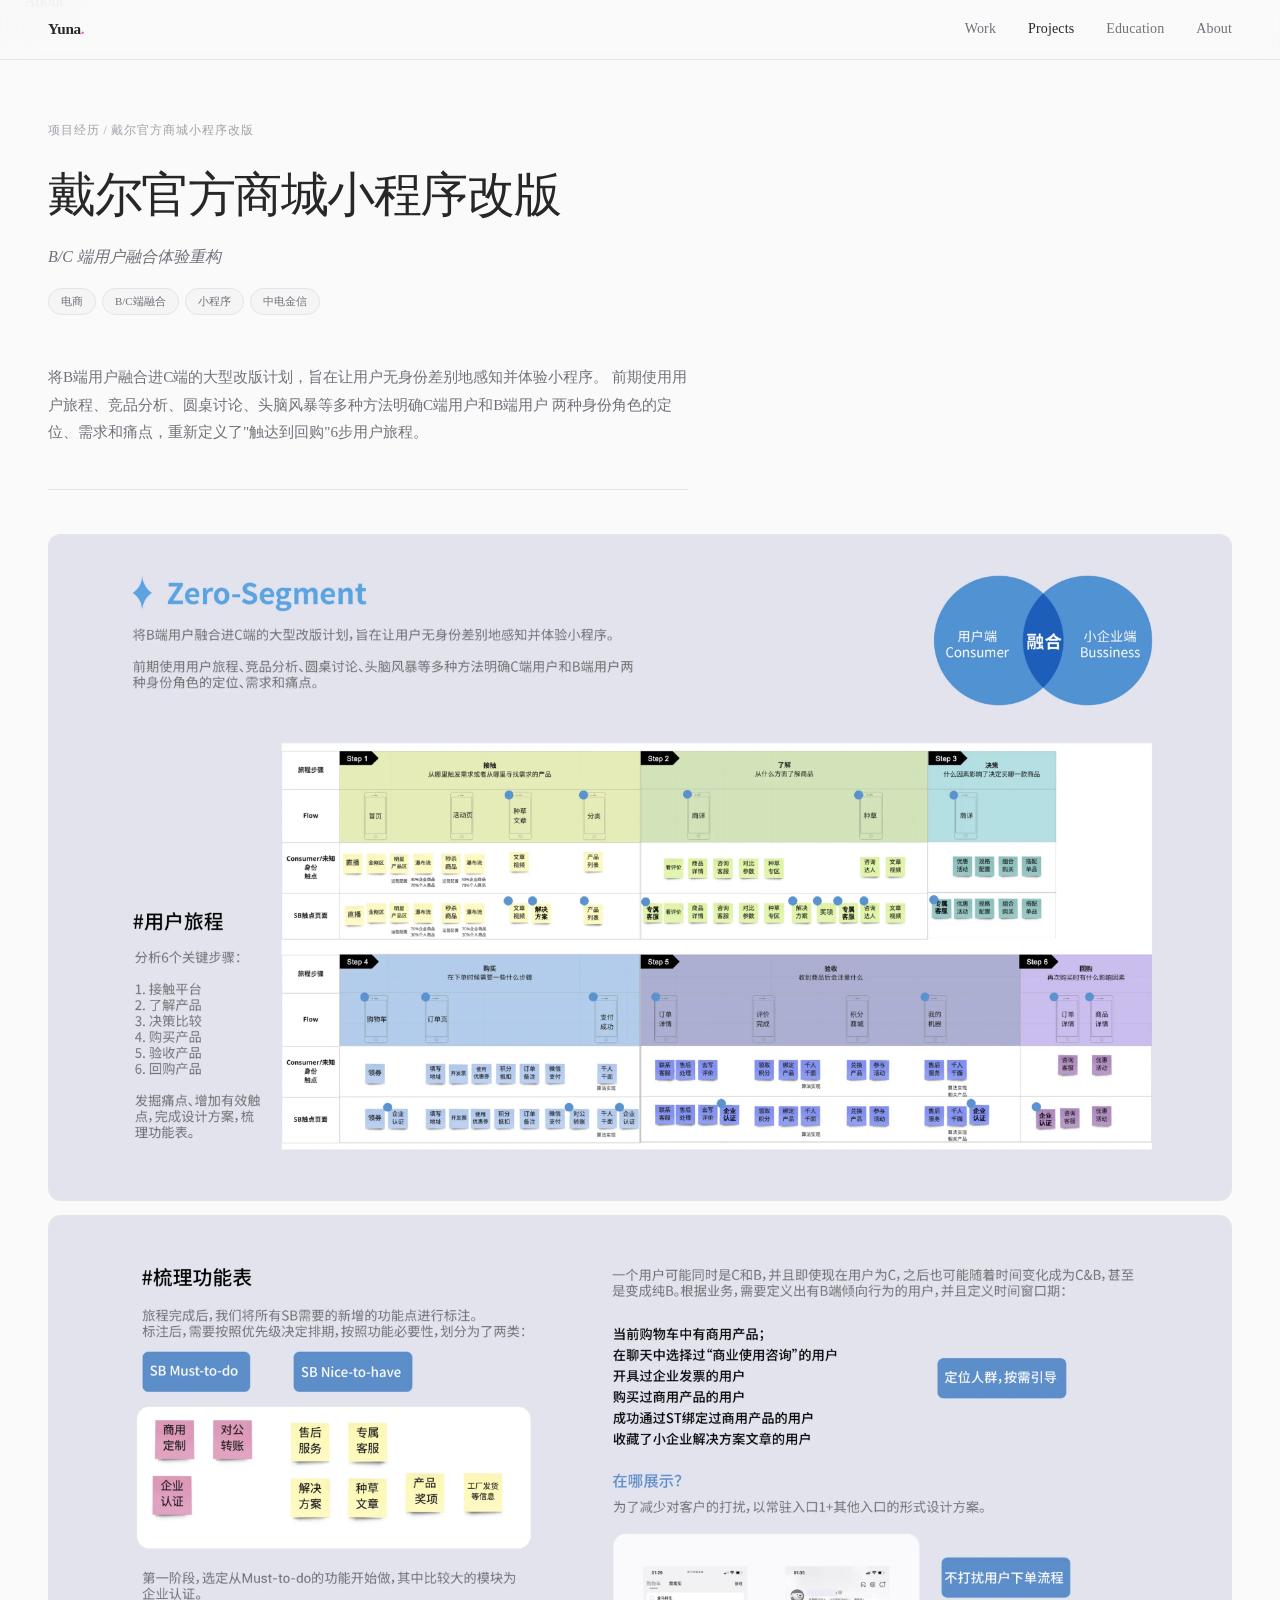
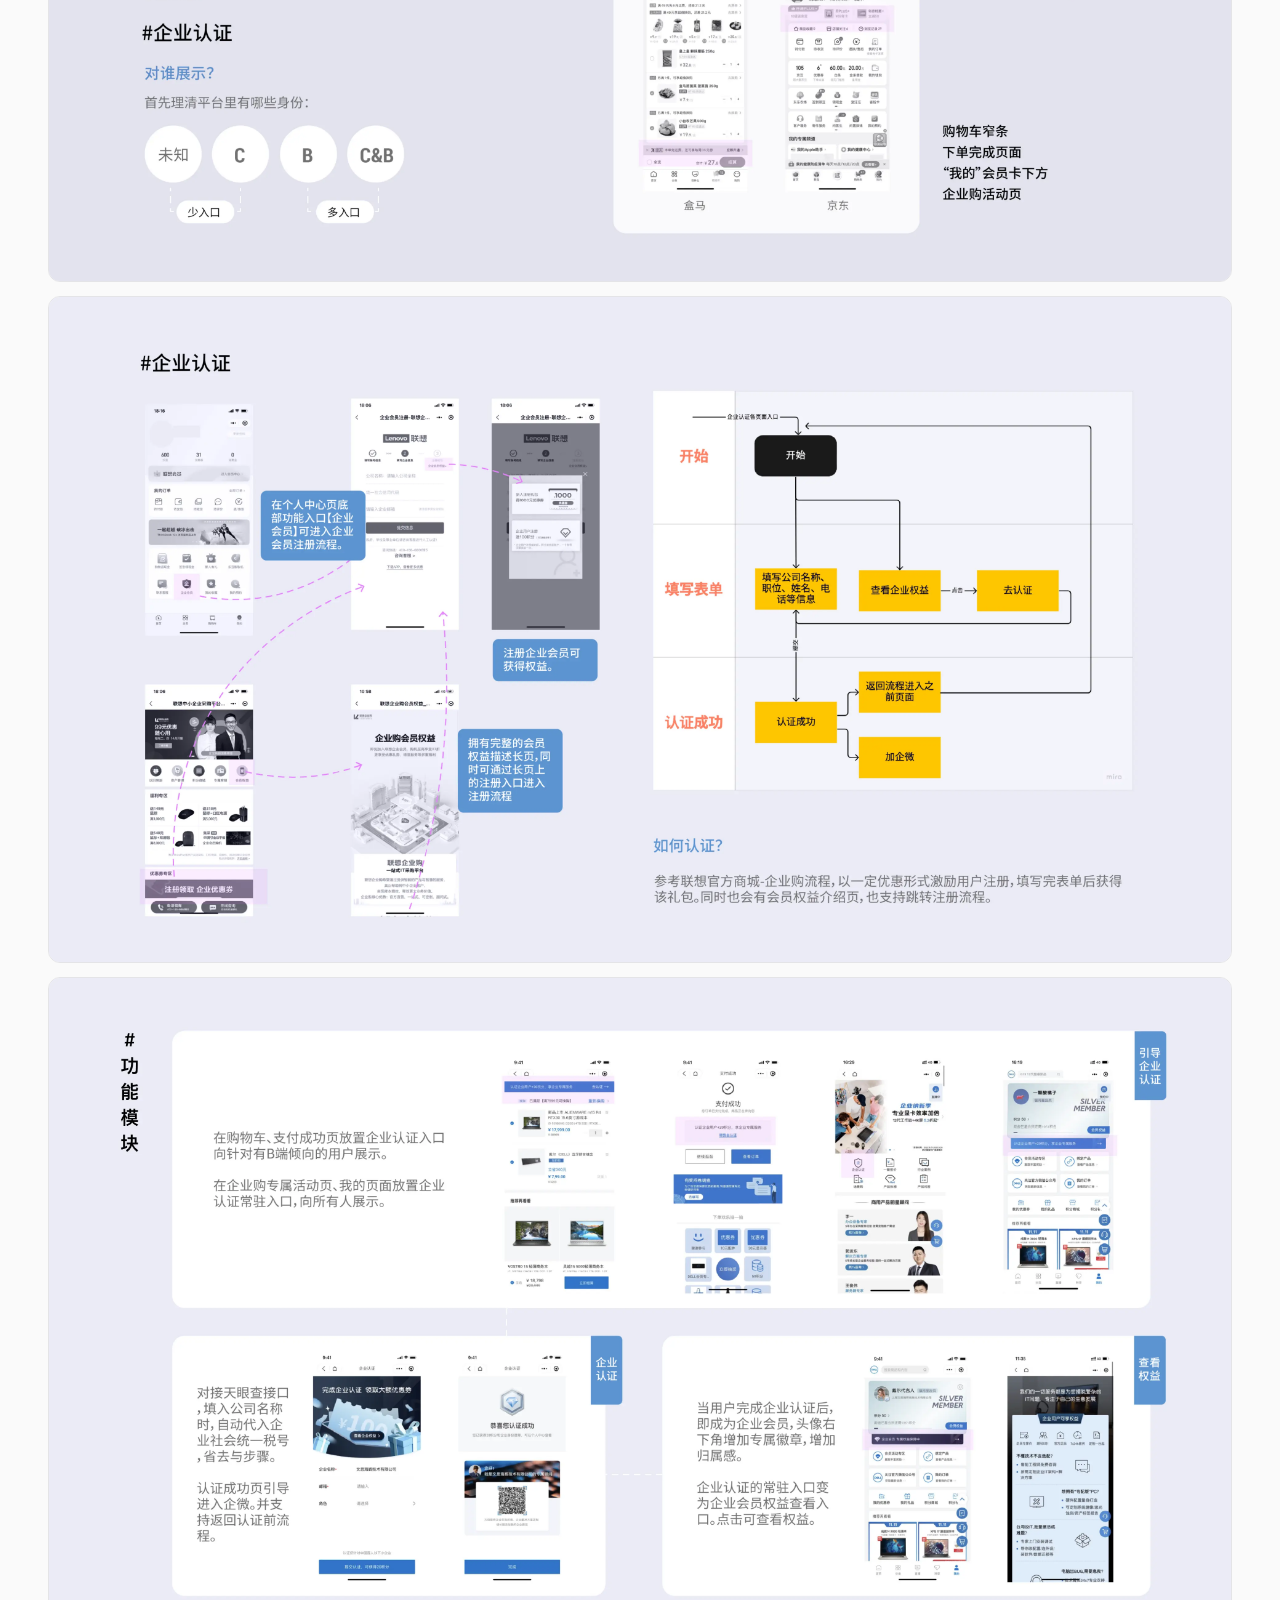
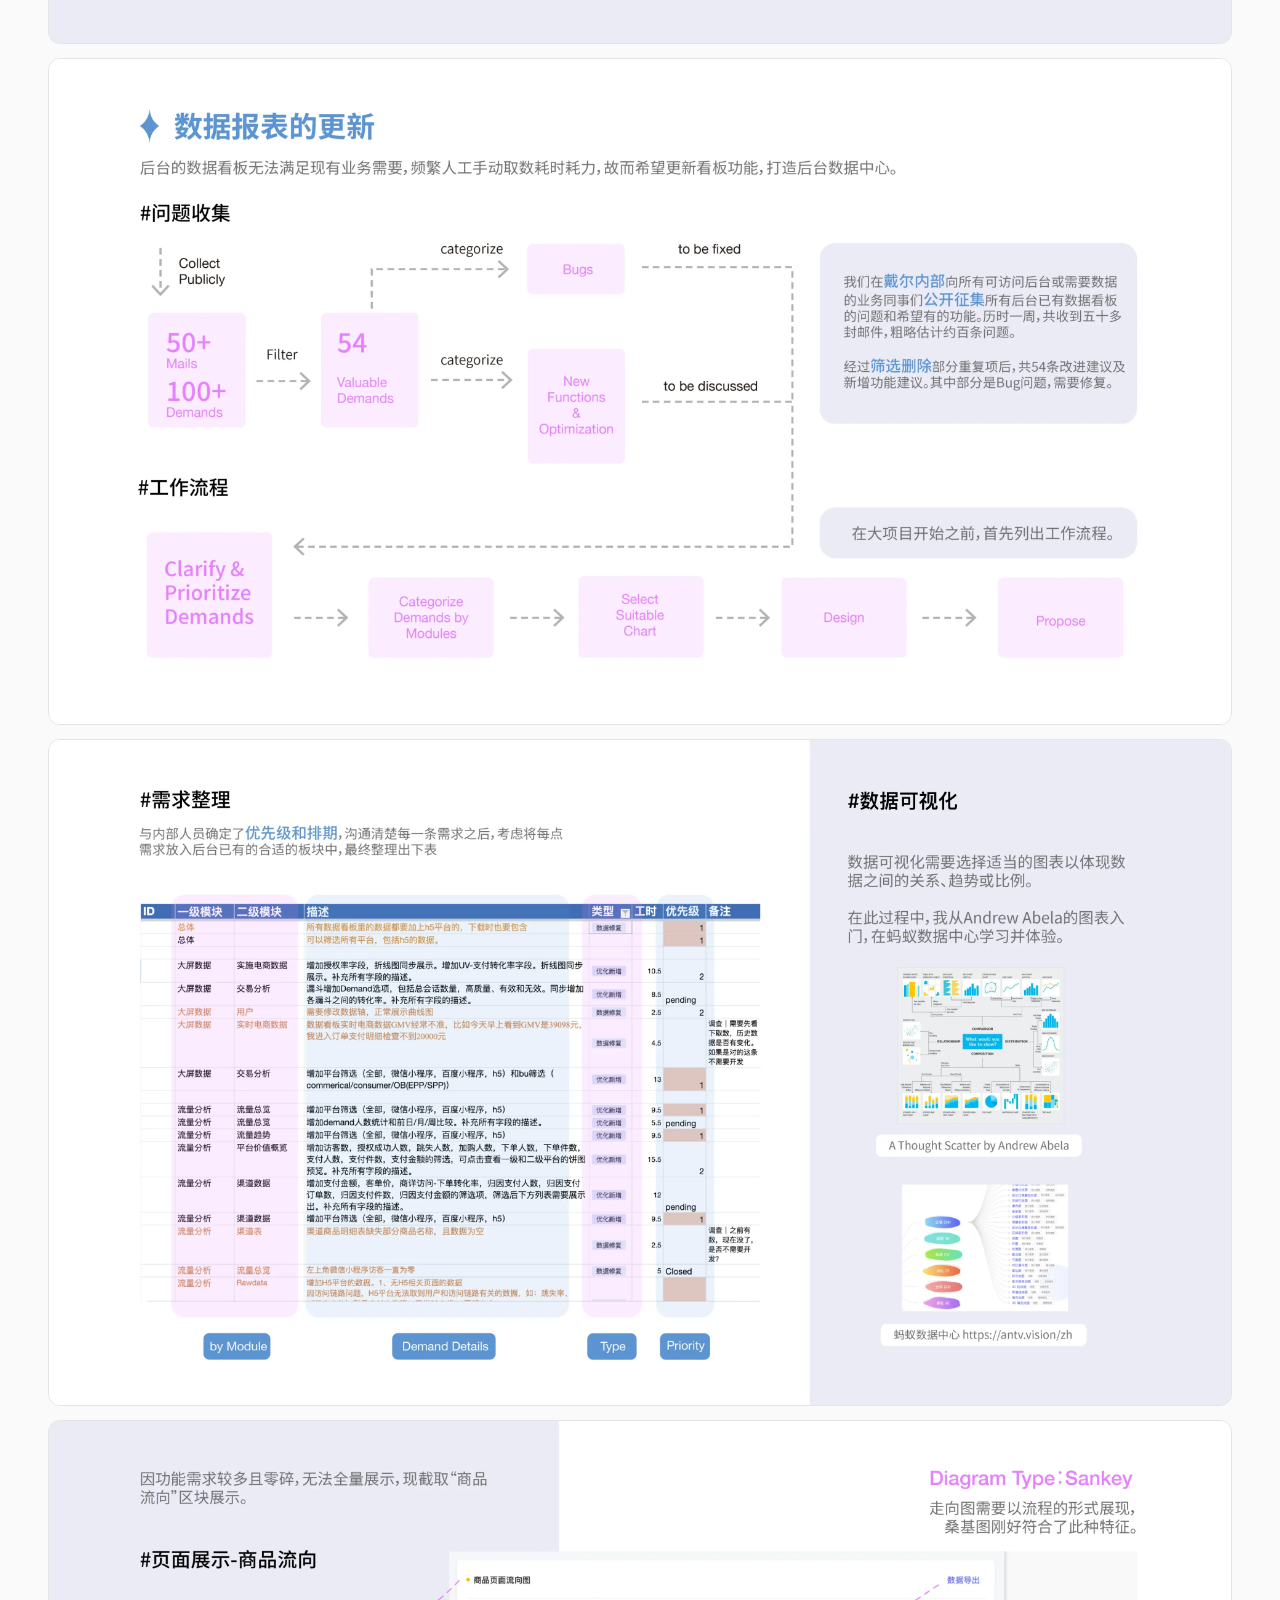
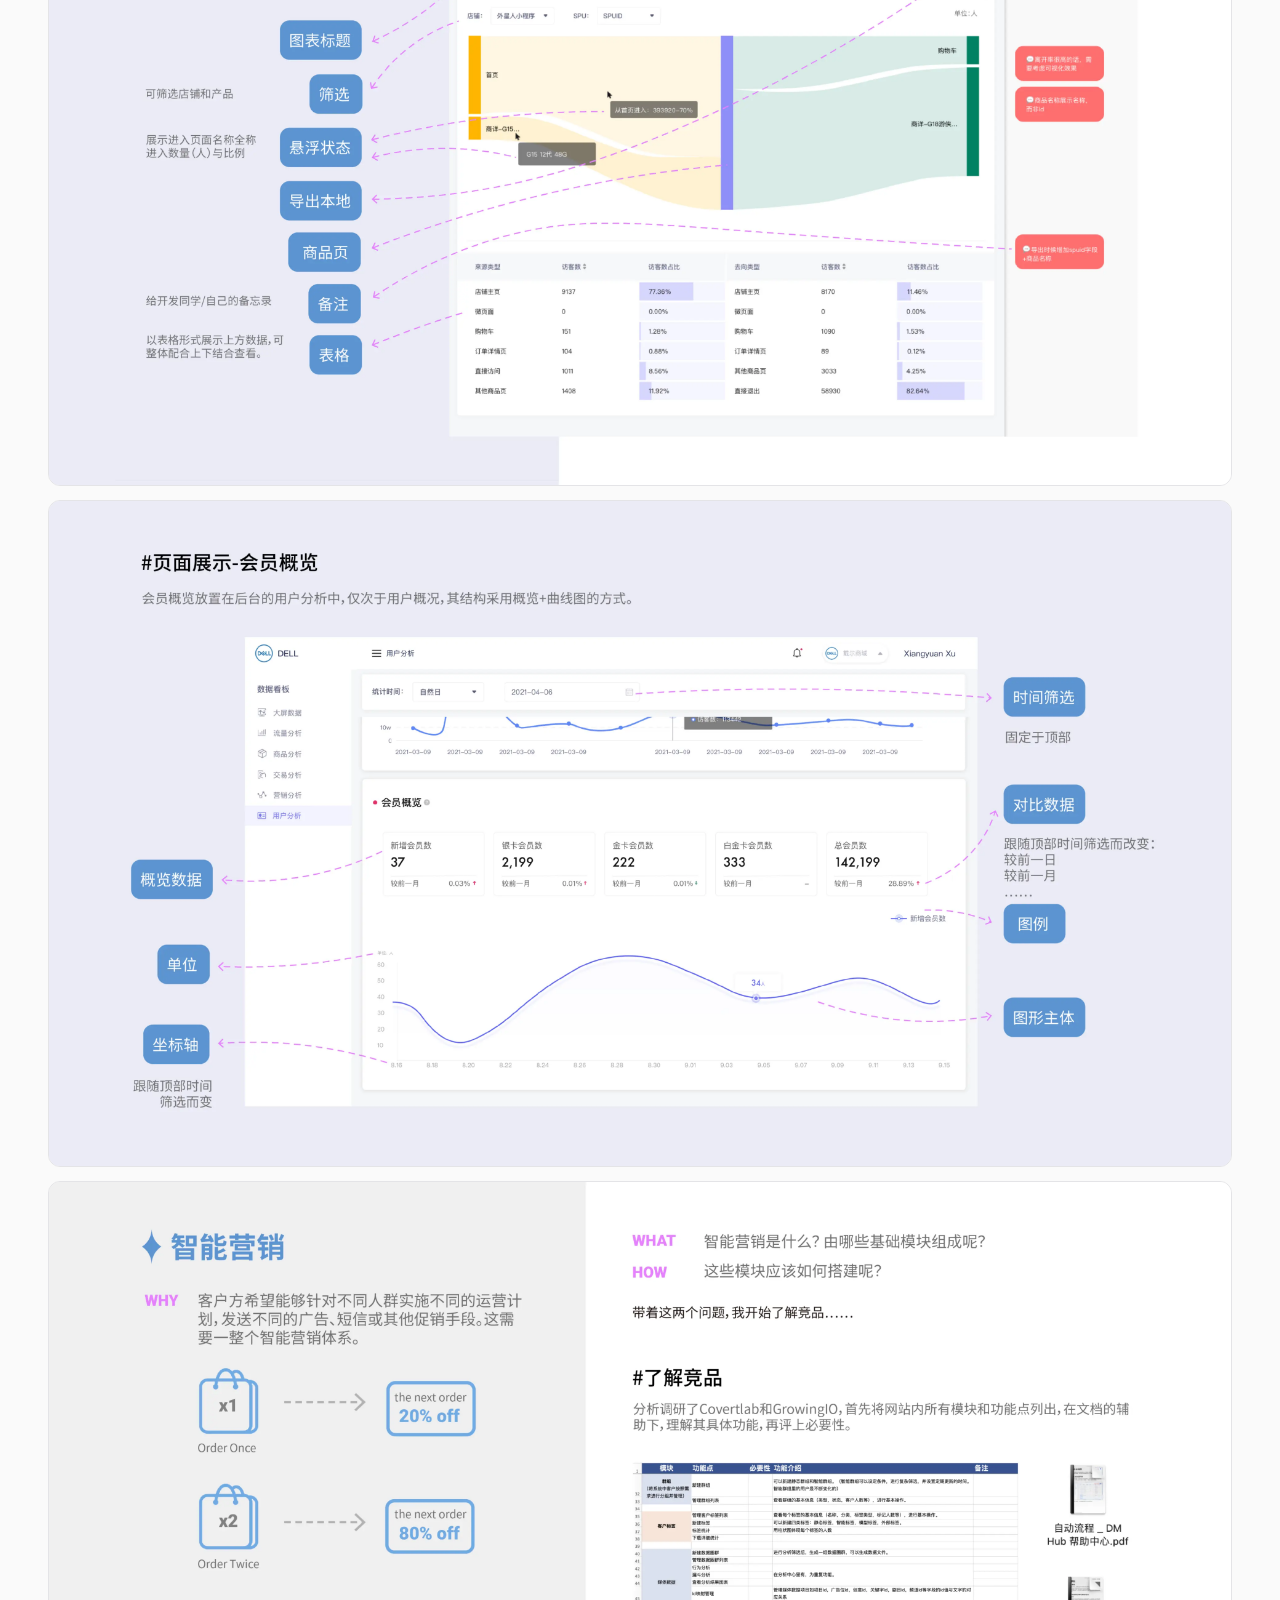
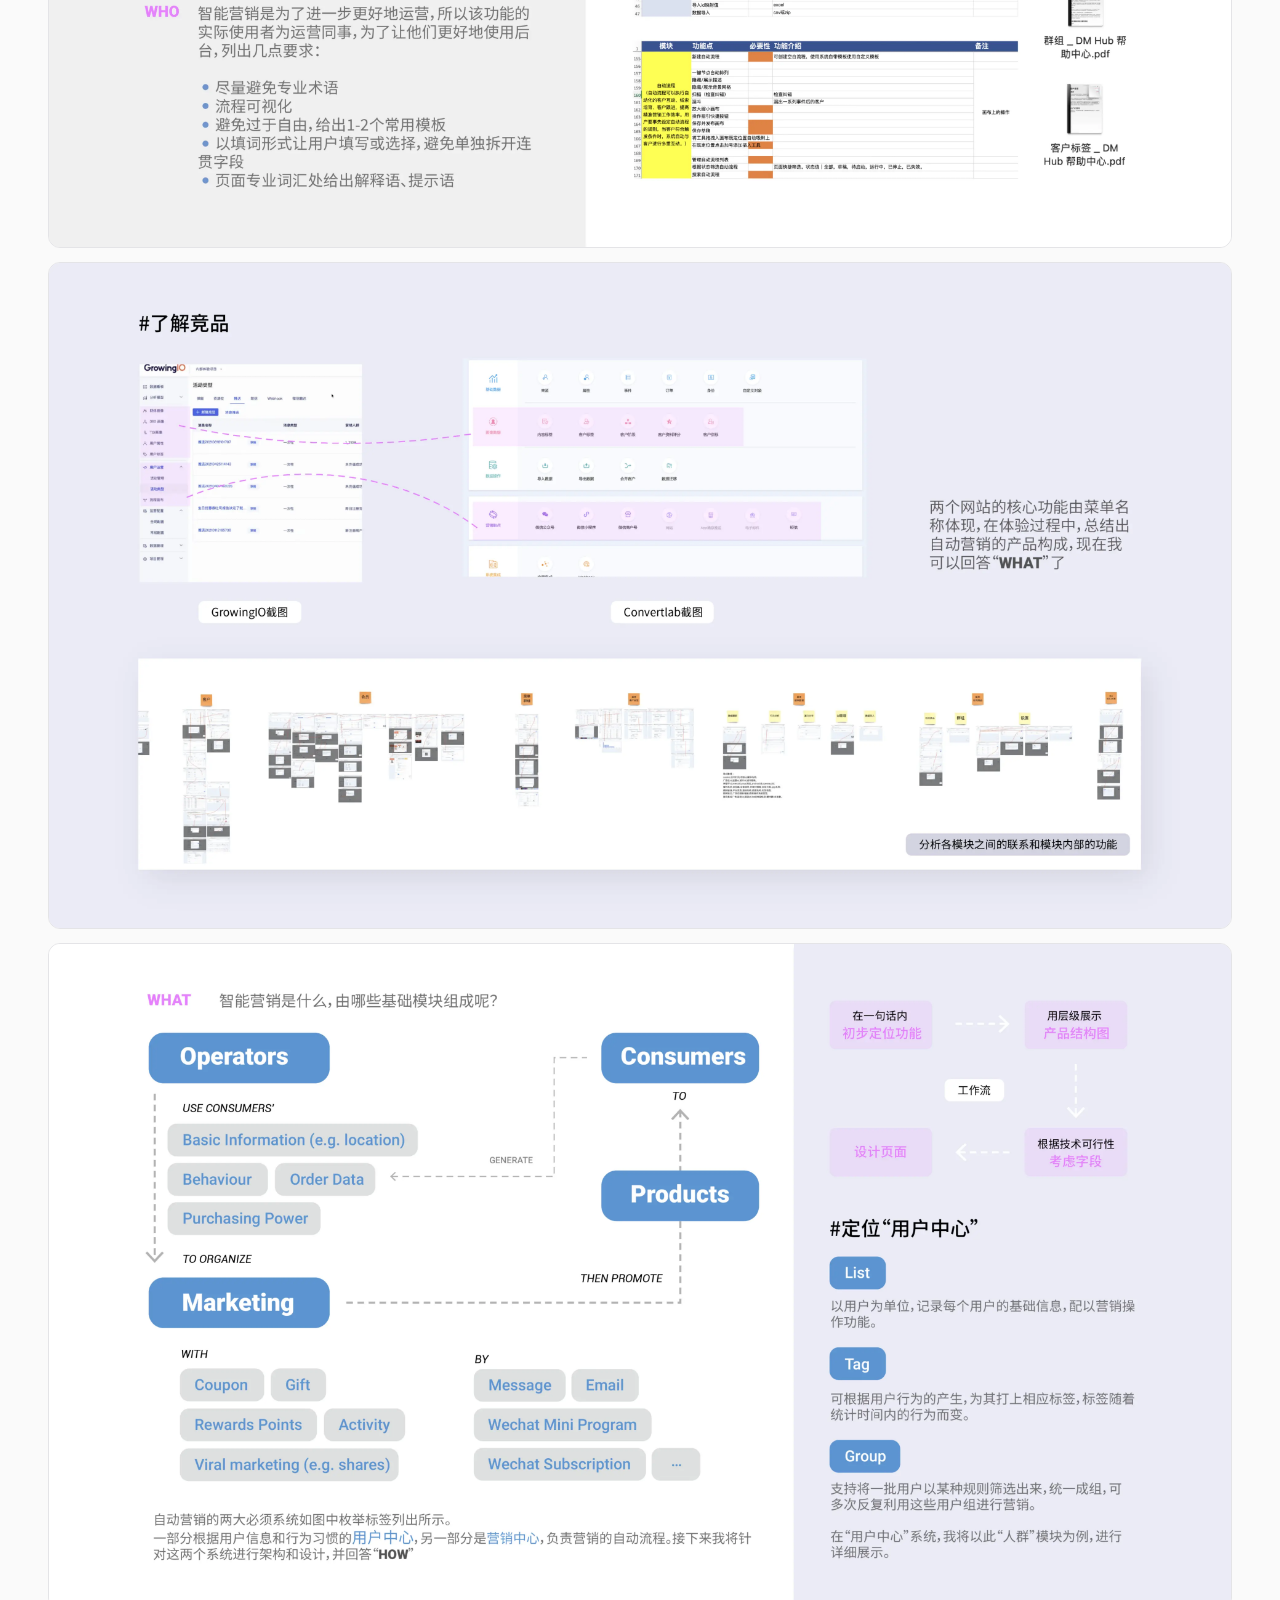
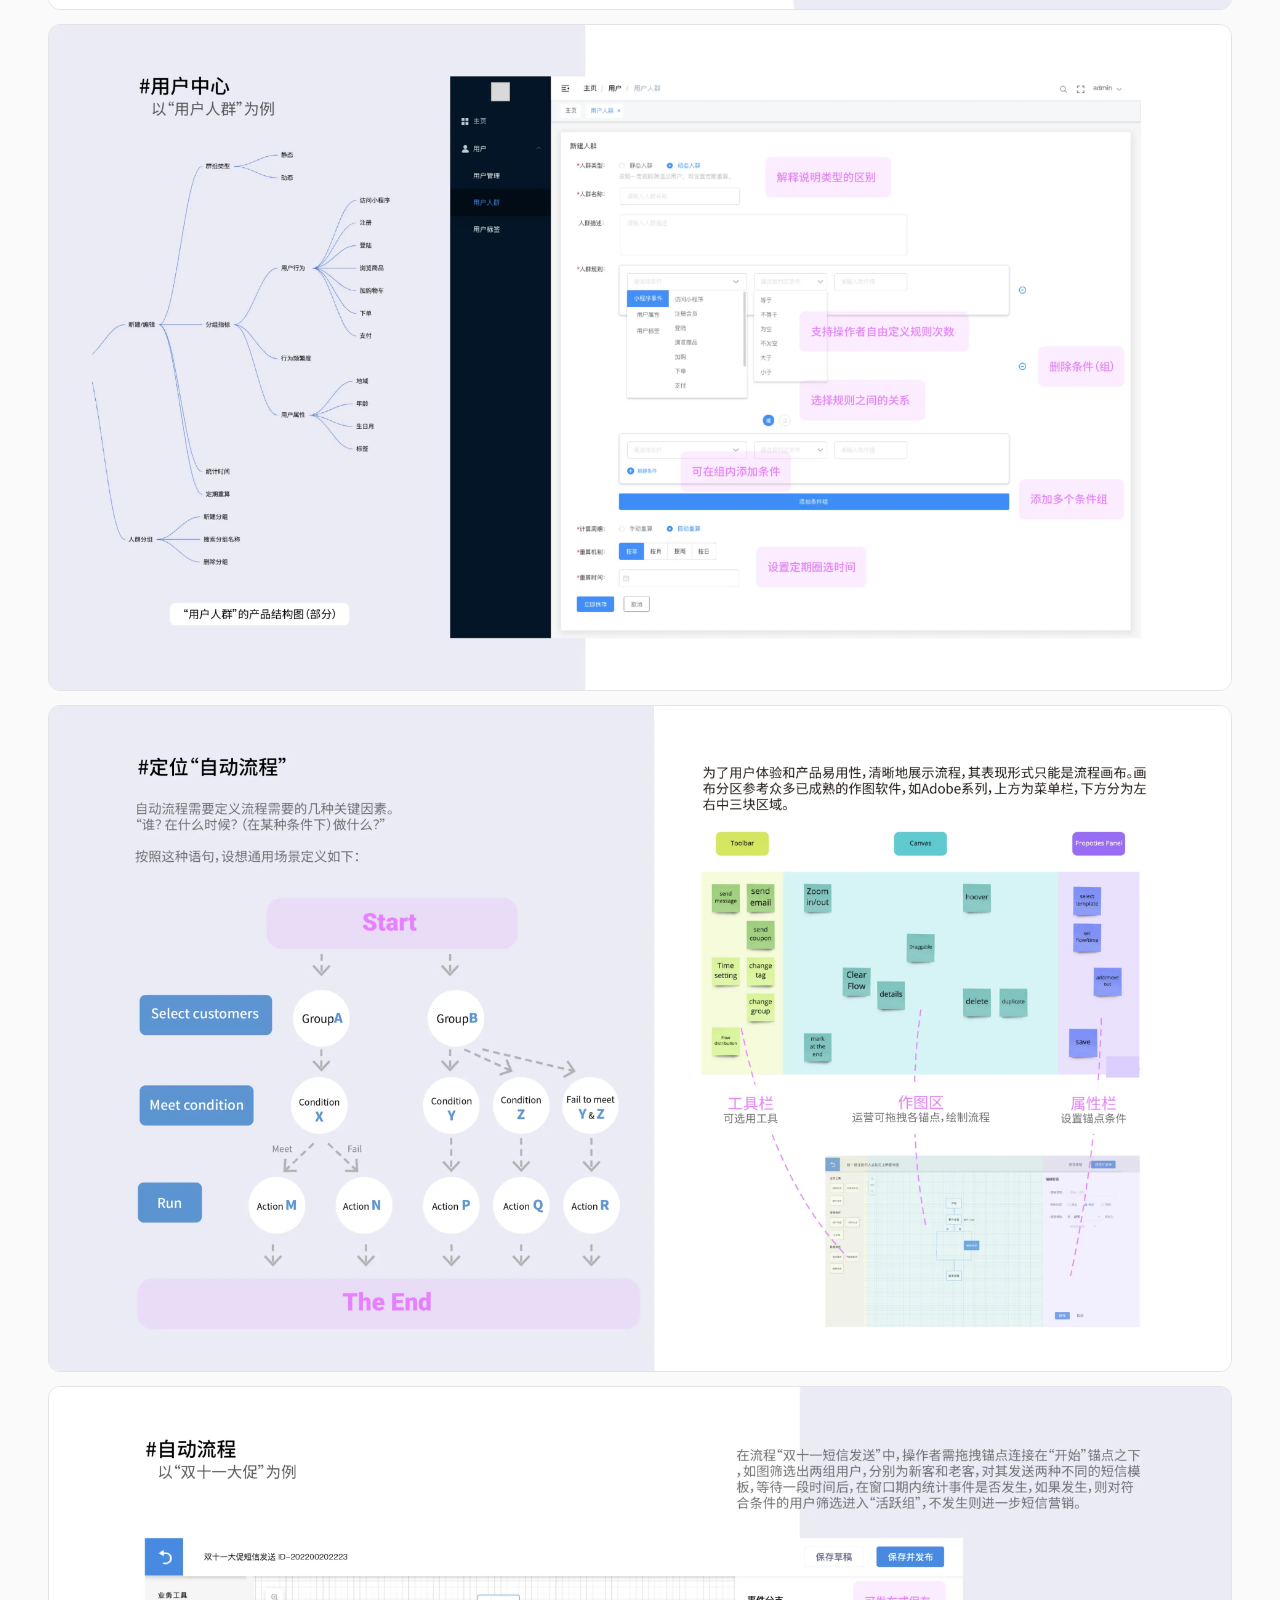
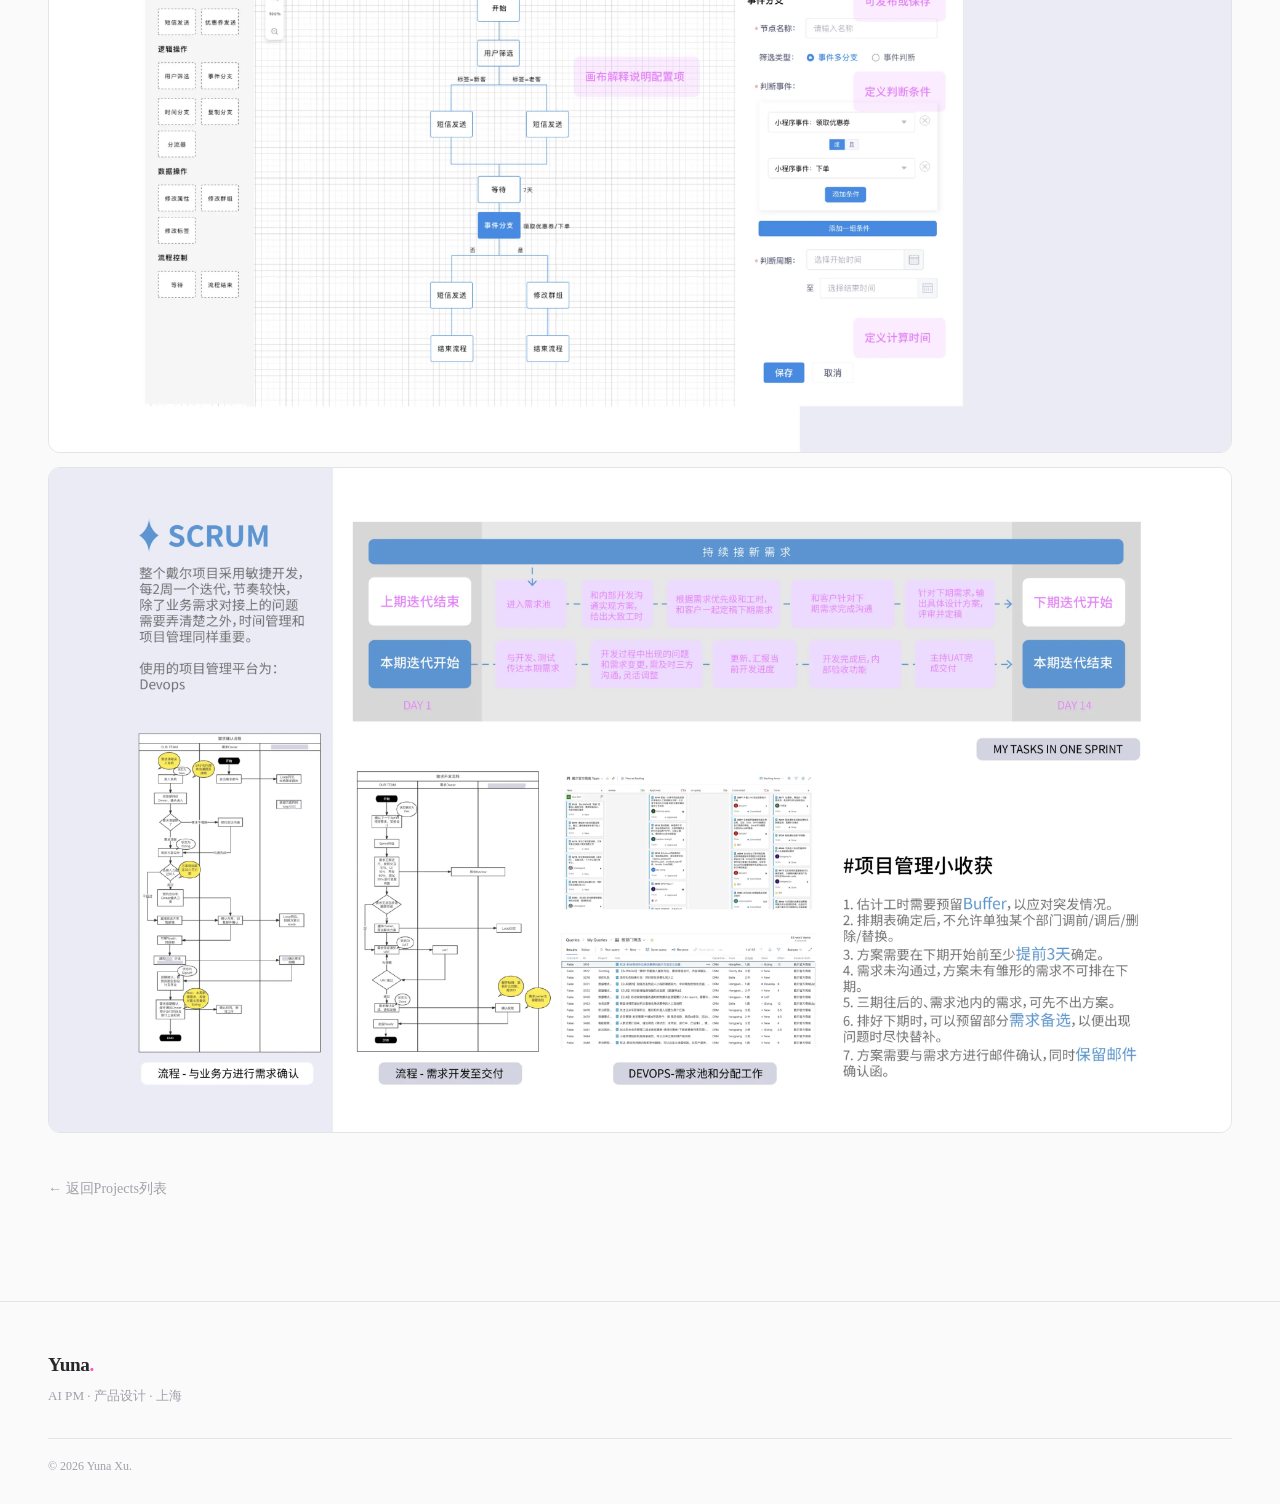
<file: projects/dell.html>
<!DOCTYPE html>
<html lang="zh-CN">
<head>
  <meta charset="UTF-8">
  <meta name="viewport" content="width=device-width, initial-scale=1.0">
  <title>戴尔官方商城小程序改版 — Yuna Xu</title>
  <link rel="preconnect" href="https://fonts.googleapis.com">
  <link rel="preconnect" href="https://fonts.gstatic.com" crossorigin>
  <link href="https://fonts.googleapis.com/css2?family=Geist:wght@200..900&display=swap" rel="stylesheet">
  <link href="https://fonts.googleapis.com/css2?family=Geist:wght@200..900&display=swap" rel="stylesheet">
  <link rel="stylesheet" href="../css/style.css">
</head>
<body>

  <nav class="nav">
    <a href="../index.html" class="nav-logo">Yuna<span class="dot">.</span></a>
    <div class="nav-links">
      <a href="../work.html" class="nav-link">Work</a>
      <a href="../projects.html" class="nav-link active">Projects</a>
      <a href="../education.html" class="nav-link">Education</a>
      <a href="../about.html" class="nav-link">About</a>
    </div>
    <button class="nav-menu-btn" id="menuBtn" aria-label="Menu"><span></span><span></span><span></span></button>
  </nav>
  <div class="mobile-menu" id="mobileMenu">
    <a href="../work.html" class="mobile-link">Work</a>
    <a href="../projects.html" class="mobile-link">Projects</a>
    <a href="../education.html" class="mobile-link">Education</a>
    <a href="../about.html" class="mobile-link">About</a>
  </div>

  <section class="project-detail">
    <div class="container">
      <div class="project-detail-header reveal">
        <p class="breadcrumb">项目经历 / 戴尔官方商城小程序改版
        <h1 class="project-detail-title">戴尔官方商城小程序改版</h1>
        <p class="project-detail-subtitle">B/C 端用户融合体验重构</p>
        <div class="project-detail-meta">
          <span class="tag">电商</span>
          <span class="tag">B/C端融合</span>
          <span class="tag">小程序</span>
          <span class="tag">中电金信</span>
        </div>
      </div>

      <p class="project-detail-bg reveal">
        将B端用户融合进C端的大型改版计划，旨在让用户无身份差别地感知并体验小程序。
        前期使用用户旅程、竞品分析、圆桌讨论、头脑风暴等多种方法明确C端用户和B端用户
        两种身份角色的定位、需求和痛点，重新定义了"触达到回购"6步用户旅程。
      </p>

      <div class="project-gallery full">
        <div class="gallery-item"><img src="../images/Portfolio内容-1787573249790.webp" alt="戴尔Projects设计图"></div>
        <div class="gallery-item"><img src="../images/Portfolio内容-1787573253447.webp" alt="戴尔Projects设计图"></div>
        <div class="gallery-item"><img src="../images/Portfolio内容-1787573255758.webp" alt="戴尔Projects设计图"></div>
        <div class="gallery-item"><img src="../images/Portfolio内容-1787573259417.webp" alt="戴尔Projects设计图"></div>
        <div class="gallery-item"><img src="../images/Portfolio内容-1787573262711.webp" alt="戴尔Projects设计图"></div>
        <div class="gallery-item"><img src="../images/Portfolio内容-1787573265232.webp" alt="戴尔Projects设计图"></div>
        <div class="gallery-item"><img src="../images/Portfolio内容-1787573268212.webp" alt="戴尔Projects设计图"></div>
        <div class="gallery-item"><img src="../images/Portfolio内容-1787573270662.webp" alt="戴尔Projects设计图"></div>
        <div class="gallery-item"><img src="../images/Portfolio内容-1787573273079.webp" alt="戴尔Projects设计图"></div>
        <div class="gallery-item"><img src="../images/Portfolio内容-1787573276200.webp" alt="戴尔Projects设计图"></div>
        <div class="gallery-item"><img src="../images/Portfolio内容-1787573281614.webp" alt="戴尔Projects设计图"></div>
        <div class="gallery-item"><img src="../images/Portfolio内容-1787573286020.webp" alt="戴尔Projects设计图"></div>
        <div class="gallery-item"><img src="../images/Portfolio内容-1787573288462.webp" alt="戴尔Projects设计图"></div>
        <div class="gallery-item"><img src="../images/Portfolio内容-1787573291097.webp" alt="戴尔Projects设计图"></div>
        <div class="gallery-item"><img src="../images/Portfolio内容-1787573293632.webp" alt="戴尔Projects设计图"></div>
      </div>

      <a href="../projects.html" class="project-back" style="white-space:nowrap;">← 返回Projects列表</a>
    </div>
  </section>

  <footer class="footer">
    <div class="container">
      <div class="footer-row">
        <div class="footer-brand"><span class="footer-name">Yuna<span class="dot">.</span></span><p>AI PM · 产品设计 · 上海</p></div></div>
      <div class="footer-bottom"><p>© 2026 Yuna Xu.</p></div>
    </div>
  </footer>
  <div class="toast" id="toast">已复制到剪贴板 ✓</div>
  <script src="../js/main.js"></script>
</body>
</html>
</file>
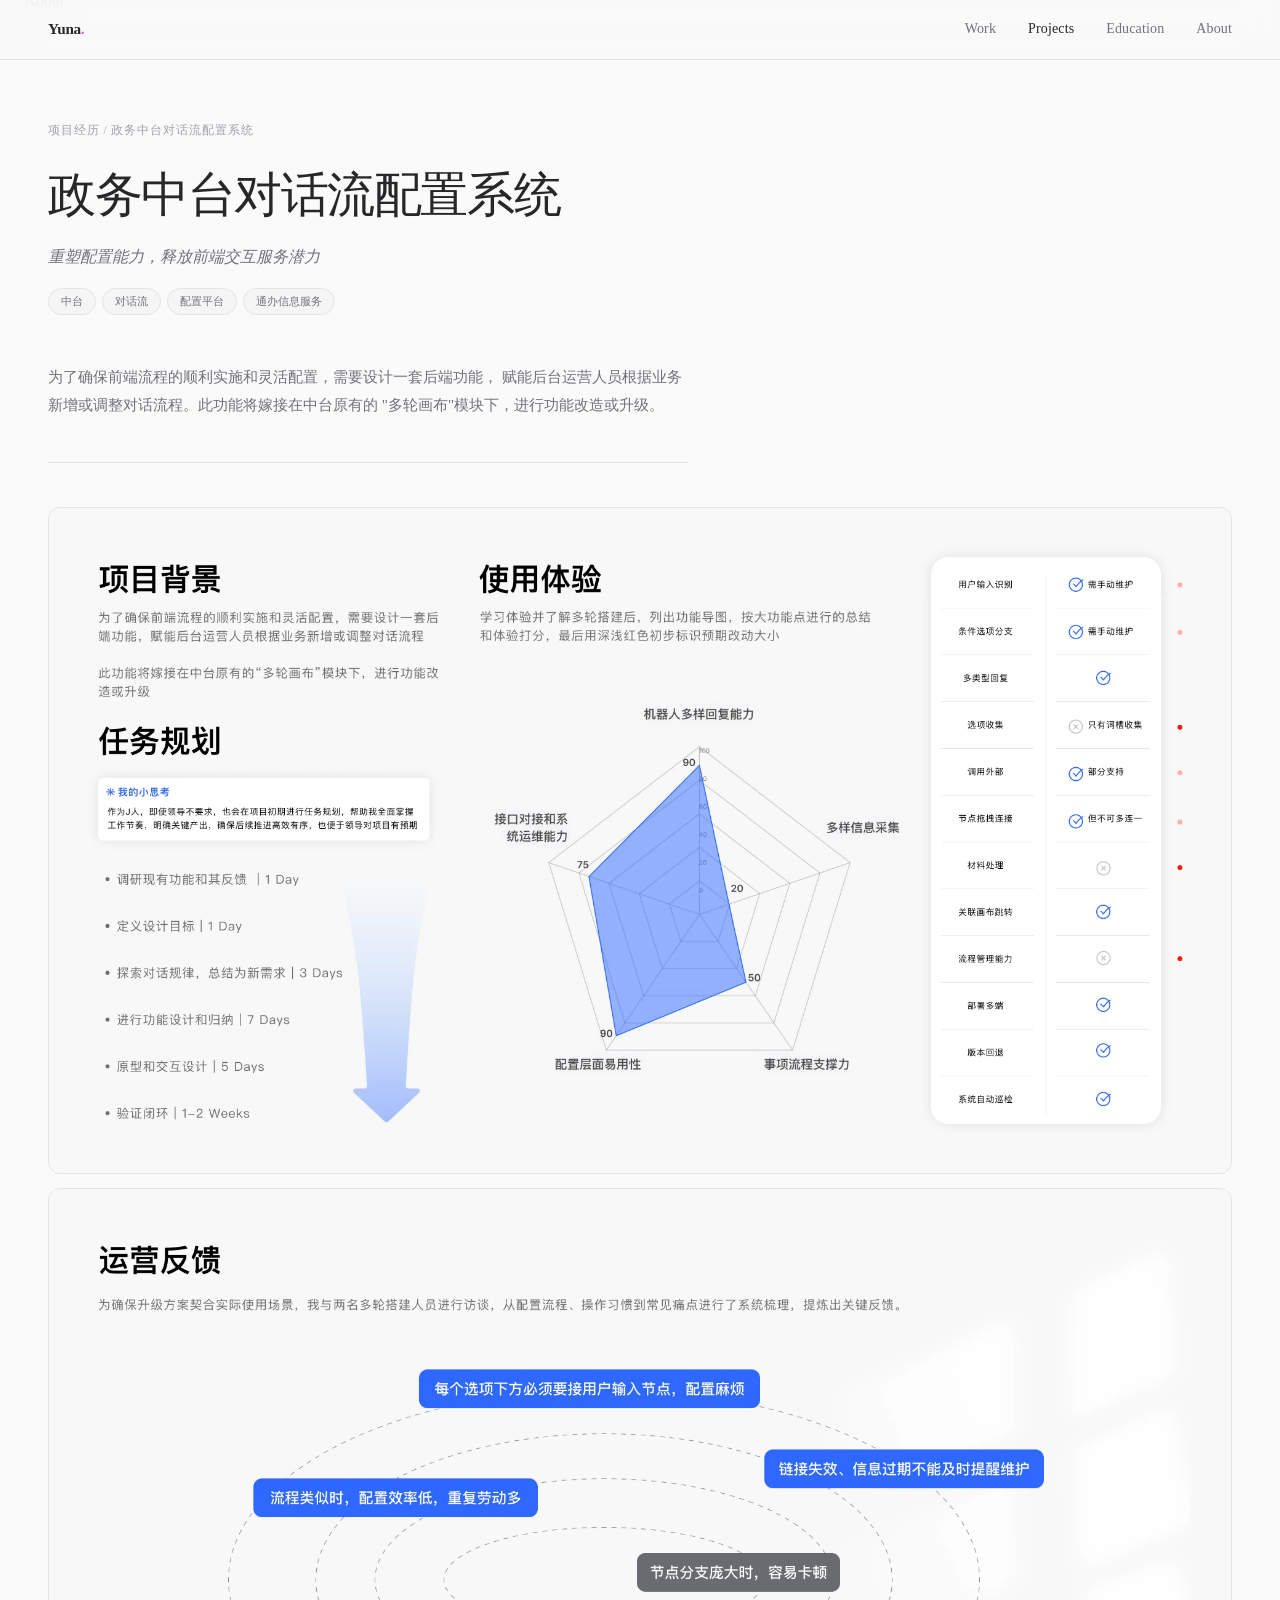
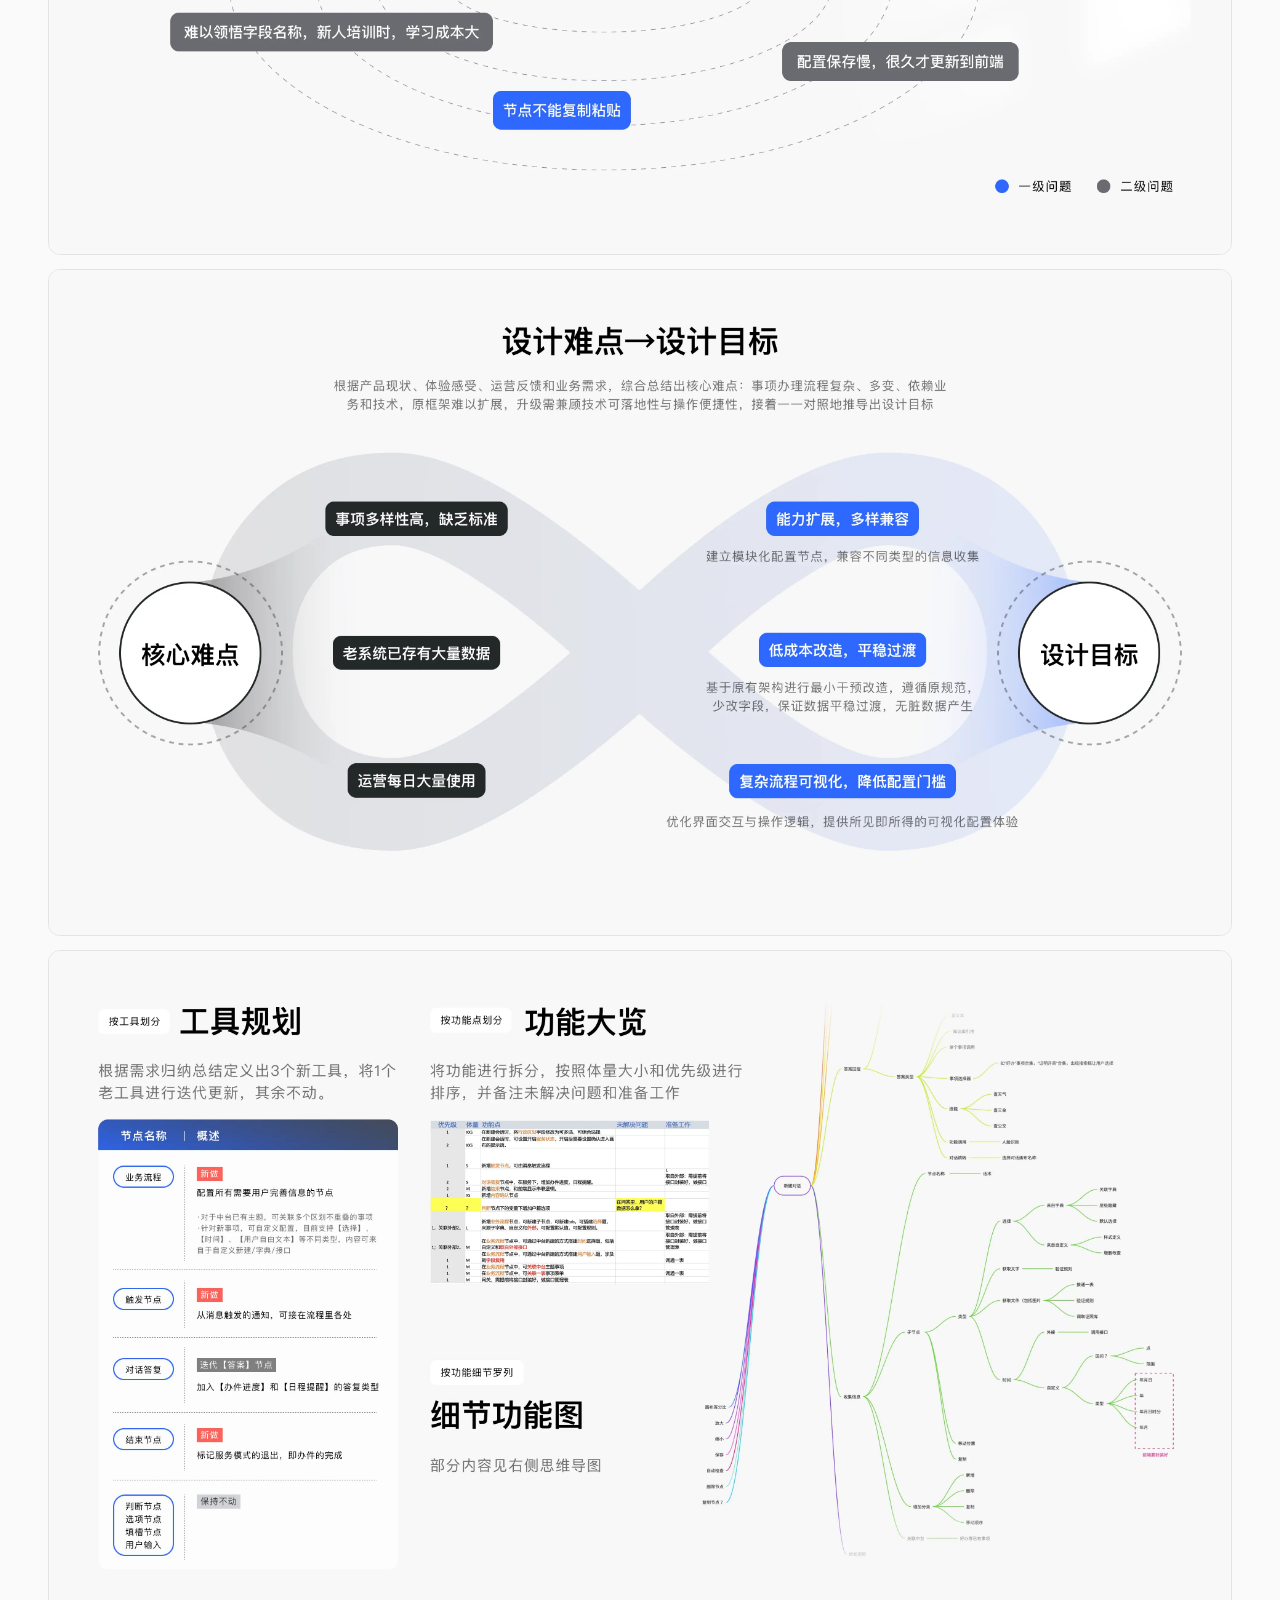
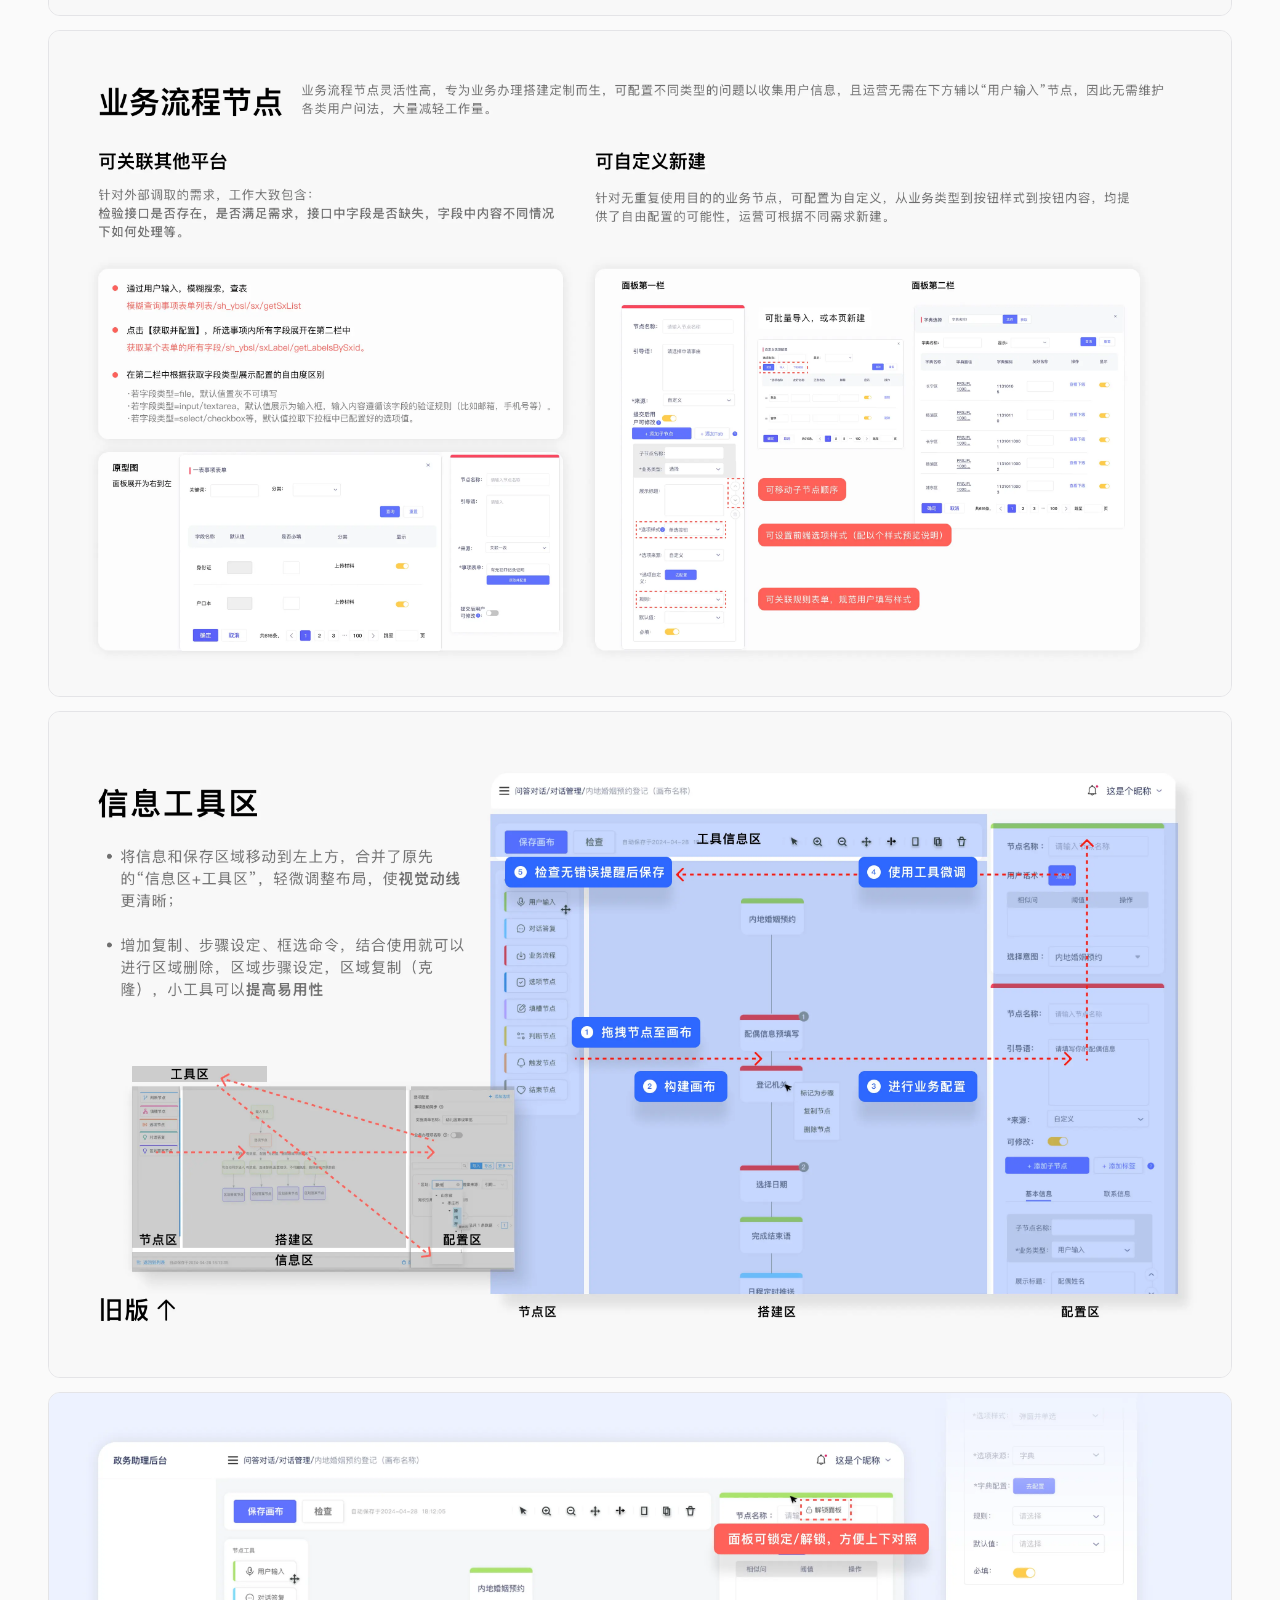
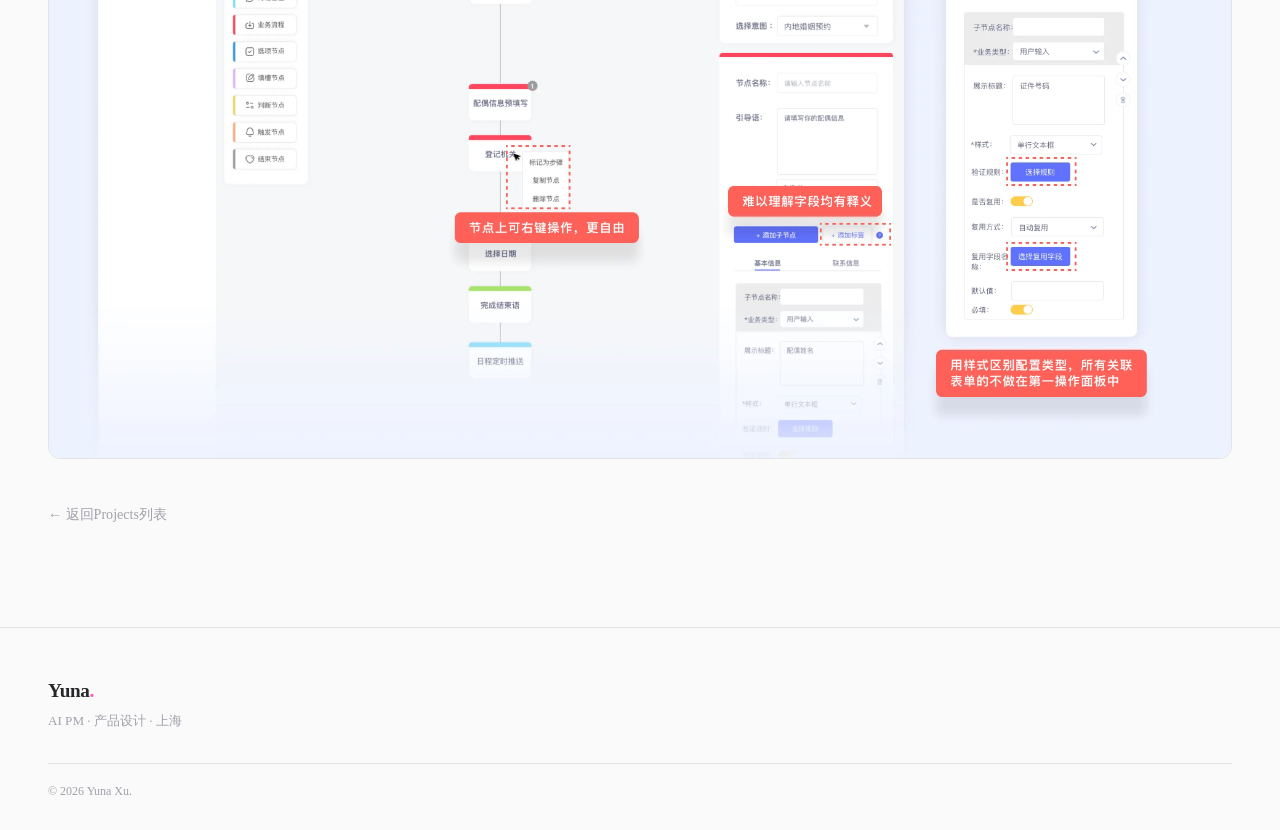
<file: projects/gov-platform.html>
<!DOCTYPE html>
<html lang="zh-CN">
<head>
  <meta charset="UTF-8">
  <meta name="viewport" content="width=device-width, initial-scale=1.0">
  <title>政务中台对话流配置系统 — Yuna Xu</title>
  <link rel="preconnect" href="https://fonts.googleapis.com">
  <link rel="preconnect" href="https://fonts.gstatic.com" crossorigin>
  <link href="https://fonts.googleapis.com/css2?family=Geist:wght@200..900&display=swap" rel="stylesheet">
  <link href="https://fonts.googleapis.com/css2?family=Geist:wght@200..900&display=swap" rel="stylesheet">
  <link rel="stylesheet" href="../css/style.css">
</head>
<body>

  <nav class="nav">
    <a href="../index.html" class="nav-logo">Yuna<span class="dot">.</span></a>
    <div class="nav-links">
      <a href="../work.html" class="nav-link">Work</a>
      <a href="../projects.html" class="nav-link active">Projects</a>
      <a href="../education.html" class="nav-link">Education</a>
      <a href="../about.html" class="nav-link">About</a>
    </div>
    <button class="nav-menu-btn" id="menuBtn" aria-label="Menu"><span></span><span></span><span></span></button>
  </nav>
  <div class="mobile-menu" id="mobileMenu">
    <a href="../work.html" class="mobile-link">Work</a>
    <a href="../projects.html" class="mobile-link">Projects</a>
    <a href="../education.html" class="mobile-link">Education</a>
    <a href="../about.html" class="mobile-link">About</a>
  </div>

  <section class="project-detail">
    <div class="container">
      <div class="project-detail-header reveal">
        <p class="breadcrumb">项目经历 / 政务中台对话流配置系统
        <h1 class="project-detail-title">政务中台对话流配置系统</h1>
        <p class="project-detail-subtitle">重塑配置能力，释放前端交互服务潜力</p>
        <div class="project-detail-meta">
          <span class="tag">中台</span>
          <span class="tag">对话流</span>
          <span class="tag">配置平台</span>
          <span class="tag">通办信息服务</span>
        </div>
      </div>

      <p class="project-detail-bg reveal">
        为了确保前端流程的顺利实施和灵活配置，需要设计一套后端功能，
        赋能后台运营人员根据业务新增或调整对话流程。此功能将嫁接在中台原有的
        "多轮画布"模块下，进行功能改造或升级。
      </p>

      <div class="project-gallery full">
        <div class="gallery-item"><img src="../images/Portfolio内容-1787573006962.webp" alt="政务中台对话流设计图"></div>
        <div class="gallery-item"><img src="../images/Portfolio内容-1787573093473.webp" alt="政务中台对话流设计图"></div>
        <div class="gallery-item"><img src="../images/Portfolio内容-1787573096910.webp" alt="政务中台对话流设计图"></div>
        <div class="gallery-item"><img src="../images/Portfolio内容-1787573101086.webp" alt="政务中台对话流设计图"></div>
        <div class="gallery-item"><img src="../images/Portfolio内容-1787573103756.webp" alt="政务中台对话流设计图"></div>
        <div class="gallery-item"><img src="../images/Portfolio内容-1787573107330.webp" alt="政务中台对话流设计图"></div>
        <div class="gallery-item"><img src="../images/Portfolio内容-1787573112700.webp" alt="政务中台对话流设计图"></div>
      </div>

      <a href="../projects.html" class="project-back" style="white-space:nowrap;">← 返回Projects列表</a>
    </div>
  </section>

  <footer class="footer">
    <div class="container">
      <div class="footer-row">
        <div class="footer-brand"><span class="footer-name">Yuna<span class="dot">.</span></span><p>AI PM · 产品设计 · 上海</p></div></div>
      <div class="footer-bottom"><p>© 2026 Yuna Xu.</p></div>
    </div>
  </footer>
  <div class="toast" id="toast">已复制到剪贴板 ✓</div>
  <script src="../js/main.js"></script>
</body>
</html>
</file>
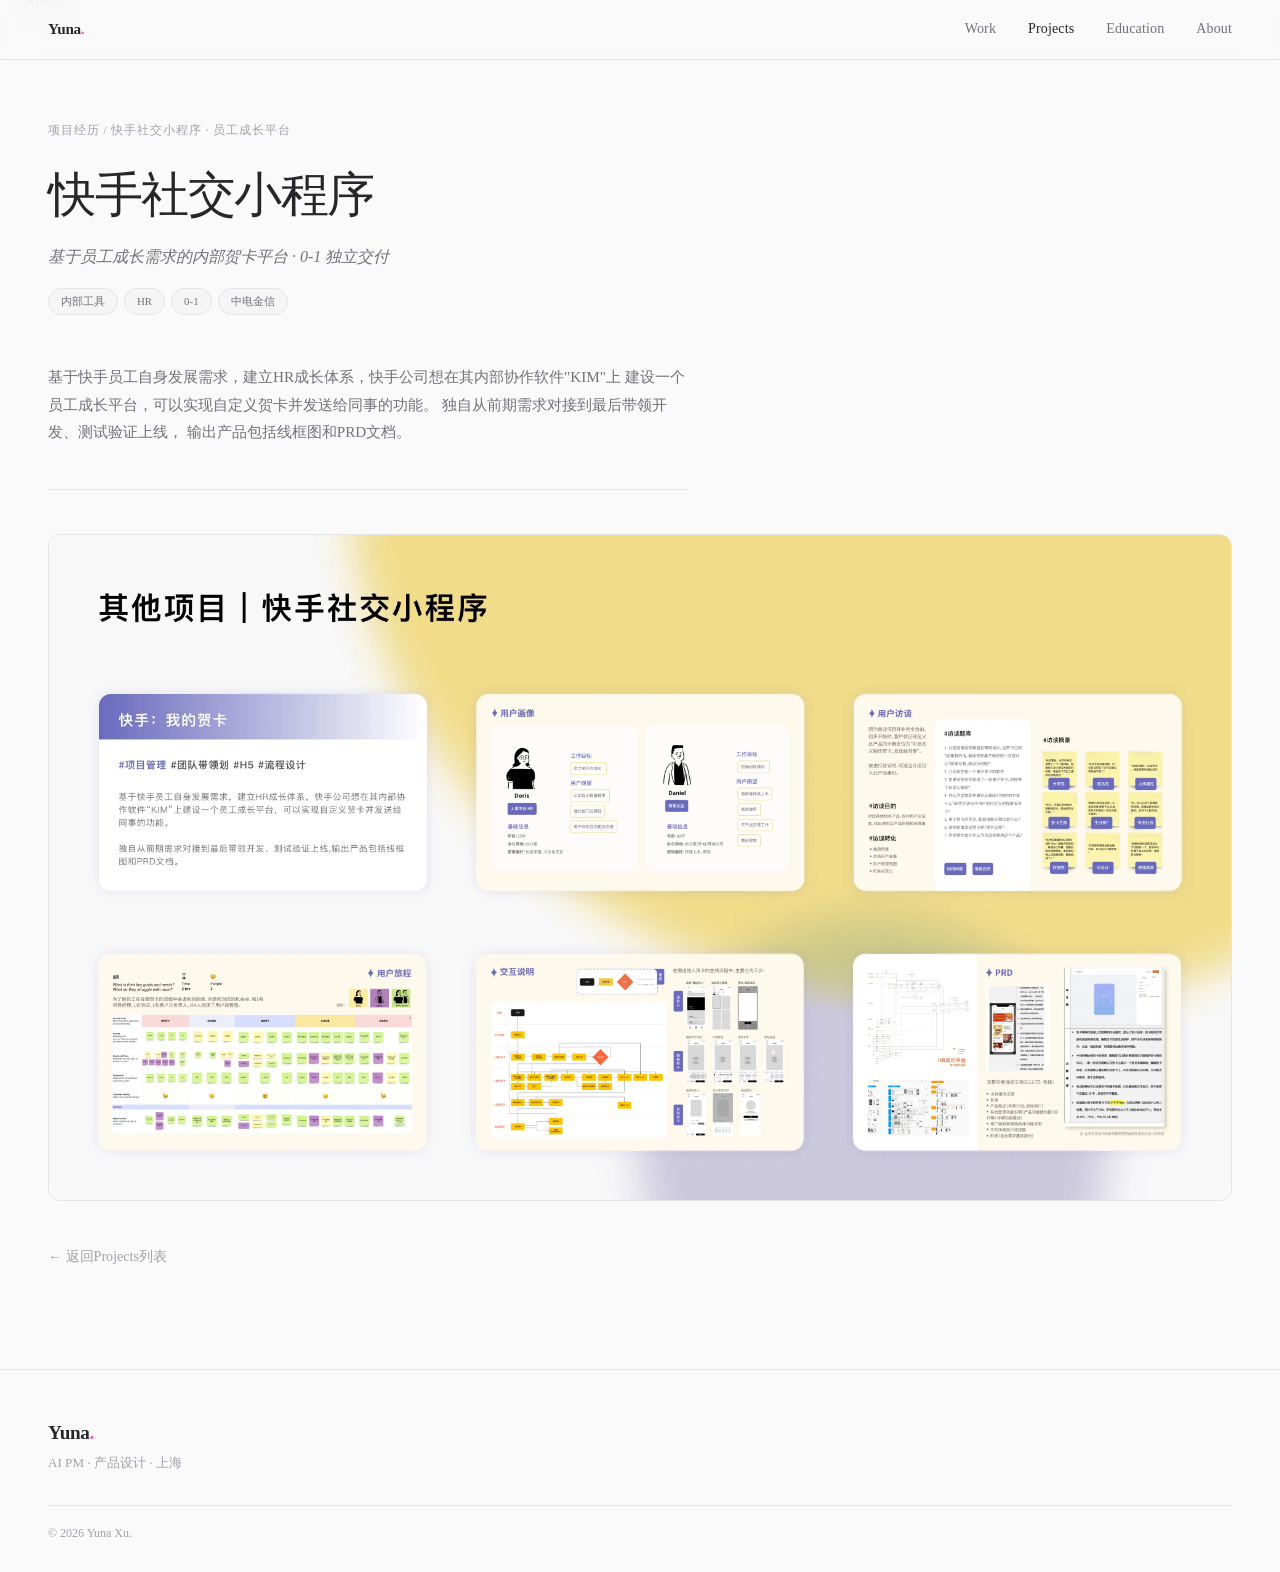
<file: projects/kuaishou.html>
<!DOCTYPE html>
<html lang="zh-CN">
<head>
  <meta charset="UTF-8">
  <meta name="viewport" content="width=device-width, initial-scale=1.0">
  <title>快手社交小程序 · 员工成长平台 — Yuna Xu</title>
  <link rel="preconnect" href="https://fonts.googleapis.com">
  <link rel="preconnect" href="https://fonts.gstatic.com" crossorigin>
  <link href="https://fonts.googleapis.com/css2?family=Geist:wght@200..900&display=swap" rel="stylesheet">
  <link href="https://fonts.googleapis.com/css2?family=Geist:wght@200..900&display=swap" rel="stylesheet">
  <link rel="stylesheet" href="../css/style.css">
</head>
<body>

  <nav class="nav">
    <a href="../index.html" class="nav-logo">Yuna<span class="dot">.</span></a>
    <div class="nav-links">
      <a href="../work.html" class="nav-link">Work</a>
      <a href="../projects.html" class="nav-link active">Projects</a>
      <a href="../education.html" class="nav-link">Education</a>
      <a href="../about.html" class="nav-link">About</a>
    </div>
    <button class="nav-menu-btn" id="menuBtn" aria-label="Menu"><span></span><span></span><span></span></button>
  </nav>
  <div class="mobile-menu" id="mobileMenu">
    <a href="../work.html" class="mobile-link">Work</a>
    <a href="../projects.html" class="mobile-link">Projects</a>
    <a href="../education.html" class="mobile-link">Education</a>
    <a href="../about.html" class="mobile-link">About</a>
  </div>

  <section class="project-detail">
    <div class="container">
      <div class="project-detail-header reveal">
        <p class="breadcrumb">项目经历 / 快手社交小程序 · 员工成长平台
        <h1 class="project-detail-title">快手社交小程序</h1>
        <p class="project-detail-subtitle">基于员工成长需求的内部贺卡平台 · 0-1 独立交付</p>
        <div class="project-detail-meta">
          <span class="tag">内部工具</span>
          <span class="tag">HR</span>
          <span class="tag">0-1</span>
          <span class="tag">中电金信</span>
        </div>
      </div>

      <p class="project-detail-bg reveal">
        基于快手员工自身发展需求，建立HR成长体系，快手公司想在其内部协作软件"KIM"上
        建设一个员工成长平台，可以实现自定义贺卡并发送给同事的功能。
        独自从前期需求对接到最后带领开发、测试验证上线，
        输出产品包括线框图和PRD文档。
      </p>

      <div class="project-gallery full">
        <div class="gallery-item"><img src="../images/Portfolio内容-1787573326763.webp" alt="快手Projects设计图"></div>
      </div>

      <a href="../projects.html" class="project-back" style="white-space:nowrap;">← 返回Projects列表</a>
    </div>
  </section>

  <footer class="footer">
    <div class="container">
      <div class="footer-row">
        <div class="footer-brand"><span class="footer-name">Yuna<span class="dot">.</span></span><p>AI PM · 产品设计 · 上海</p></div></div>
      <div class="footer-bottom"><p>© 2026 Yuna Xu.</p></div>
    </div>
  </footer>
  <div class="toast" id="toast">已复制到剪贴板 ✓</div>
  <script src="../js/main.js"></script>
</body>
</html>
</file>
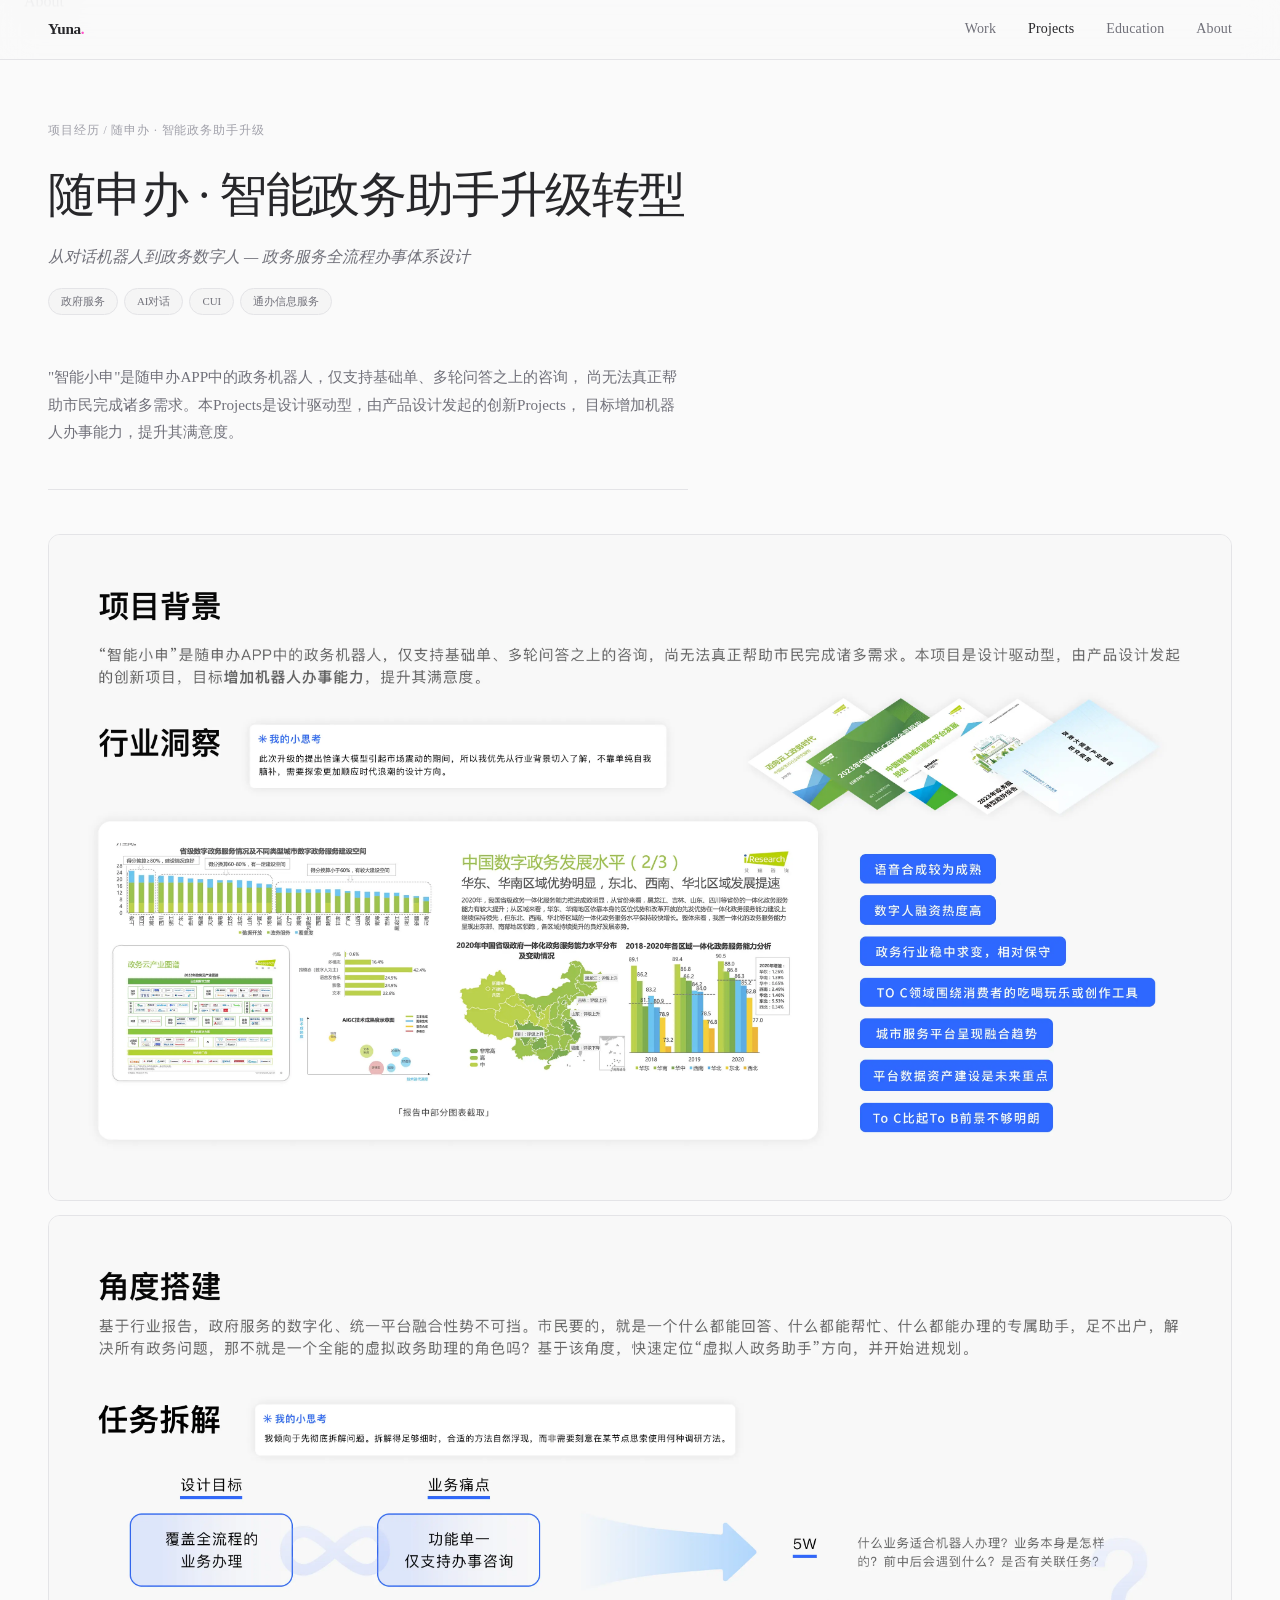
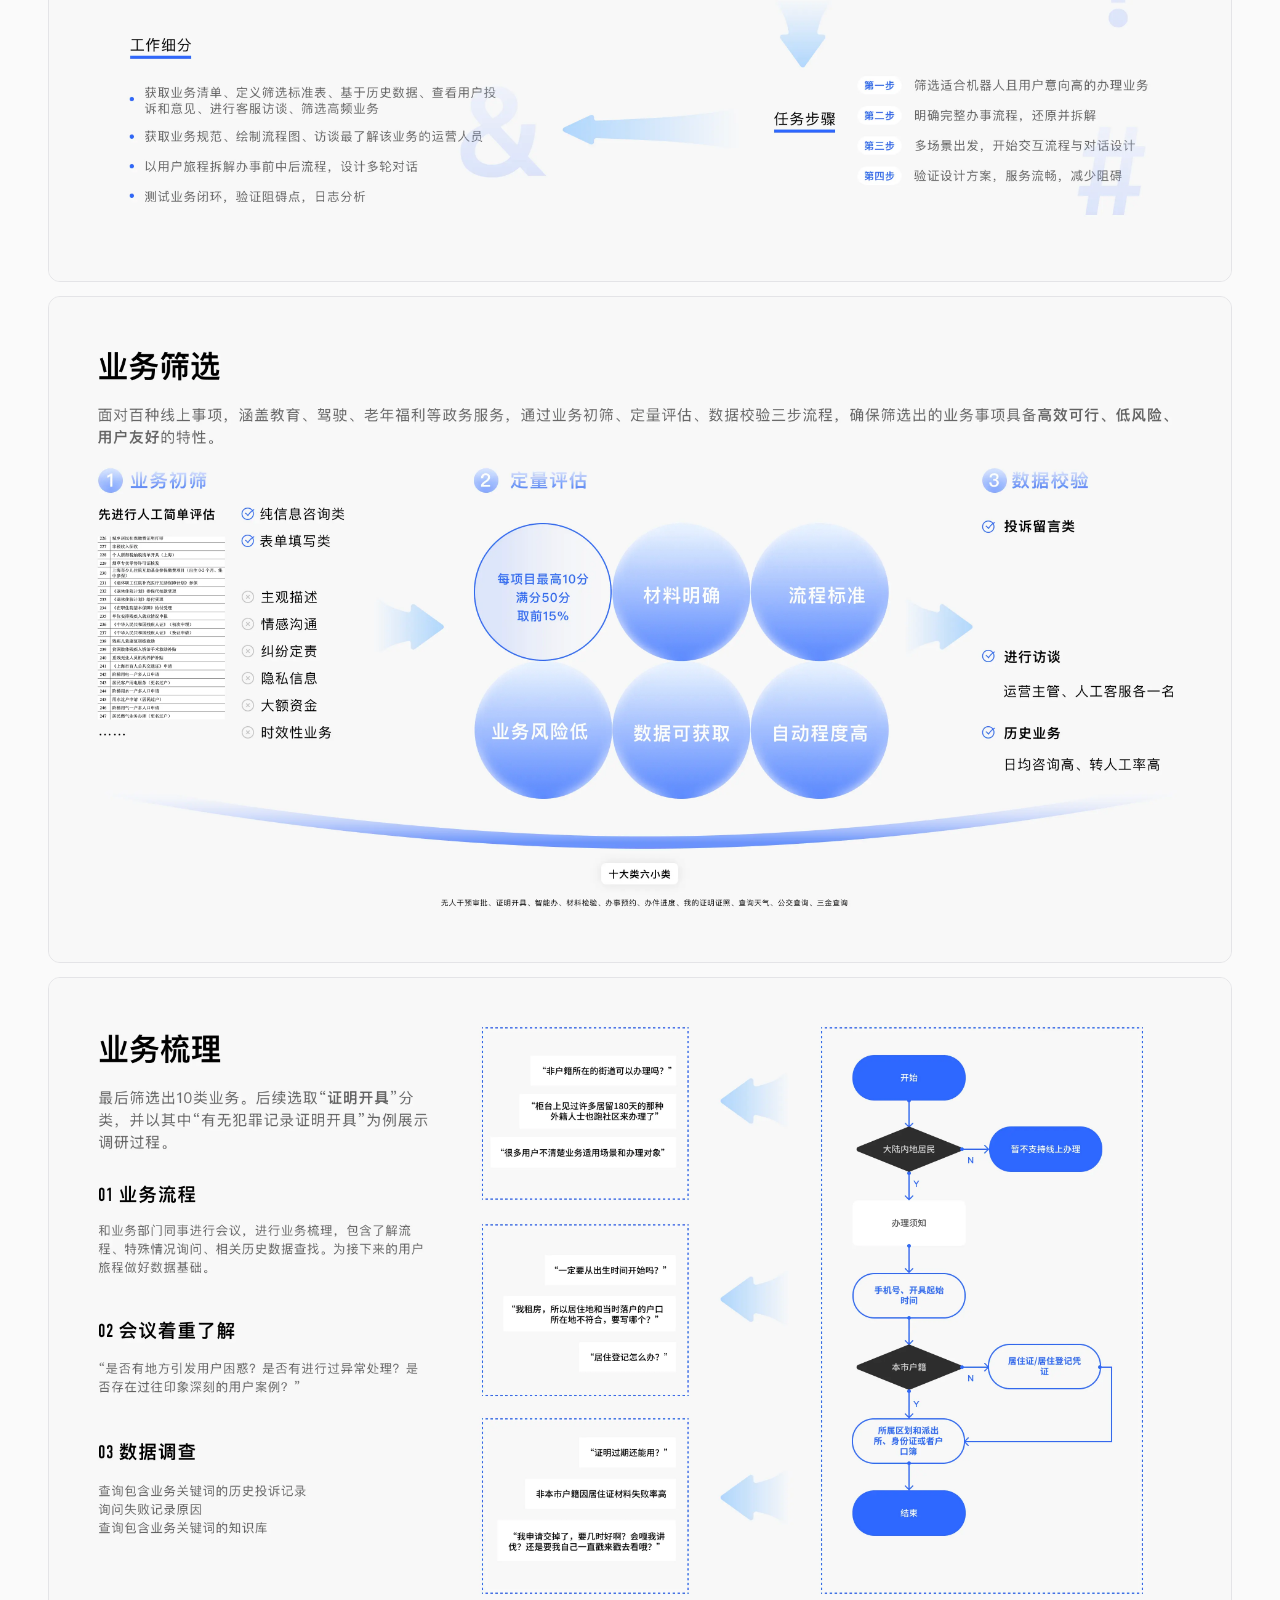
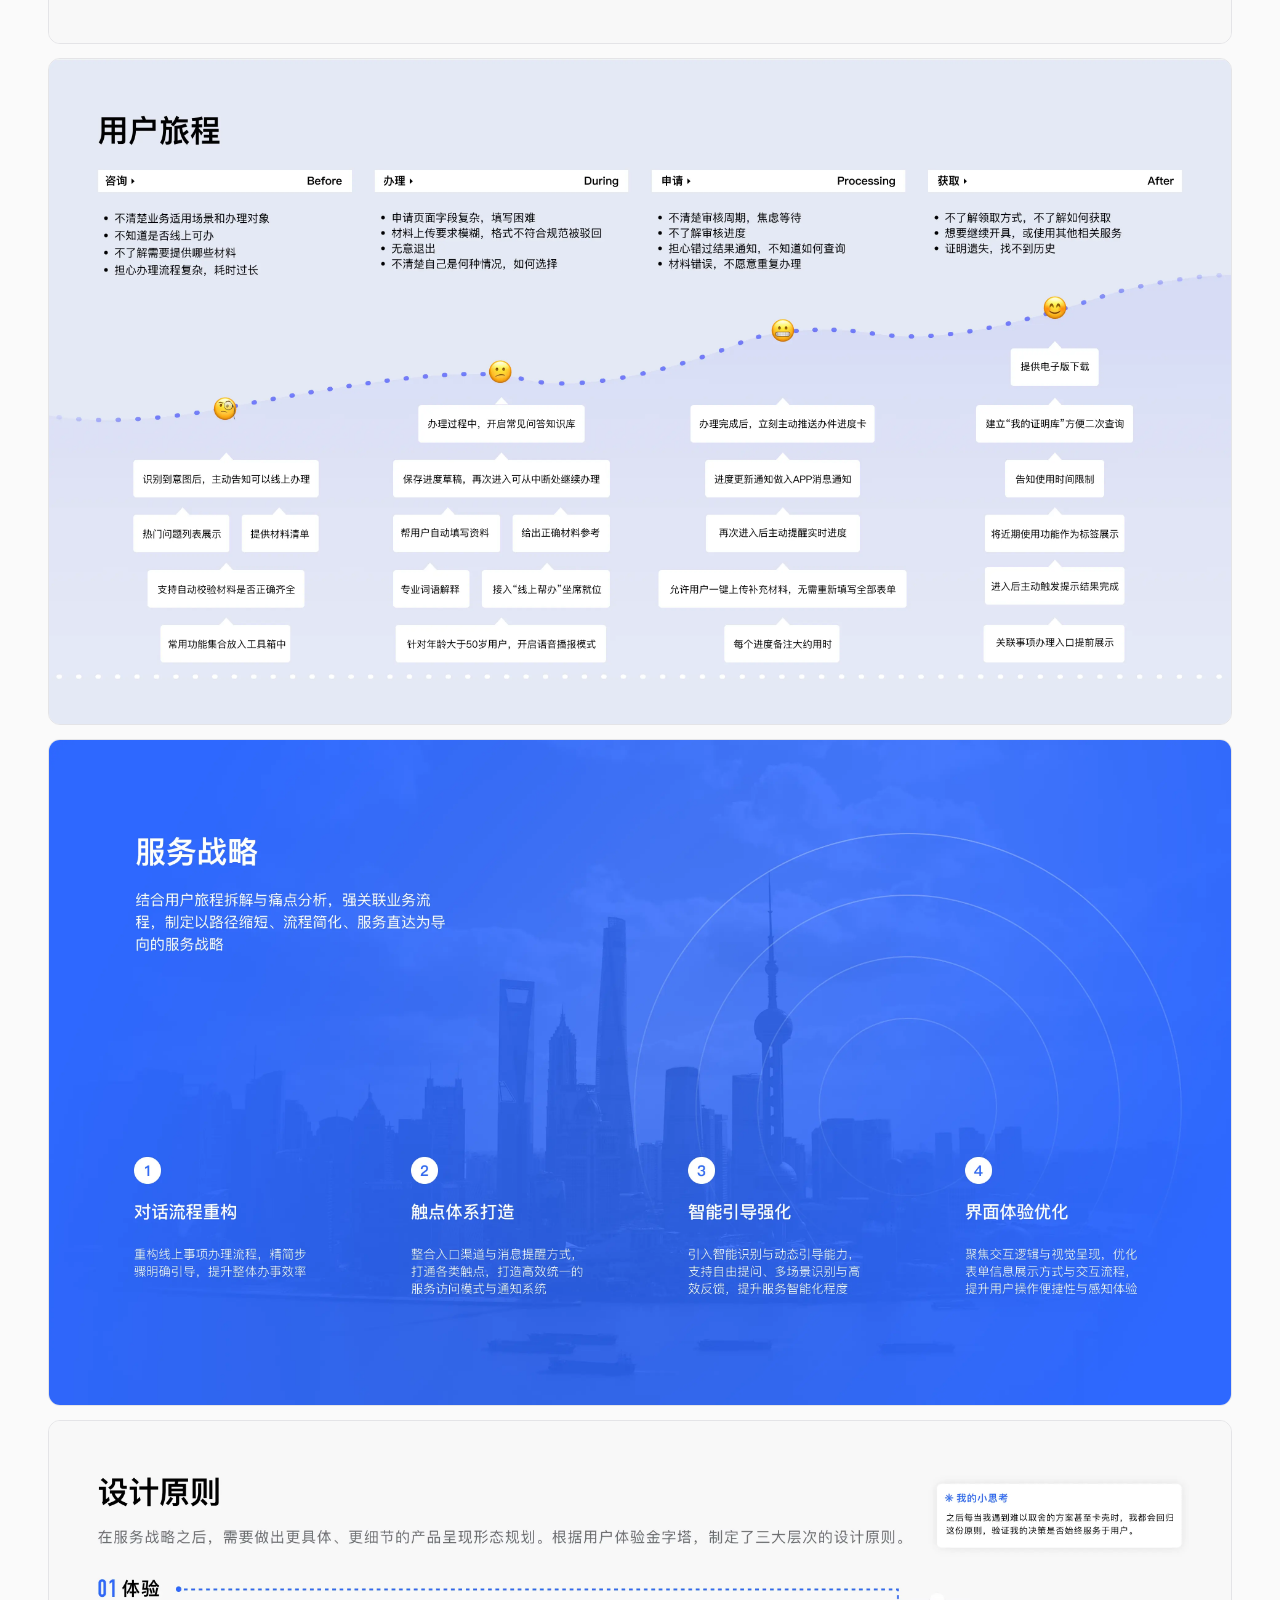
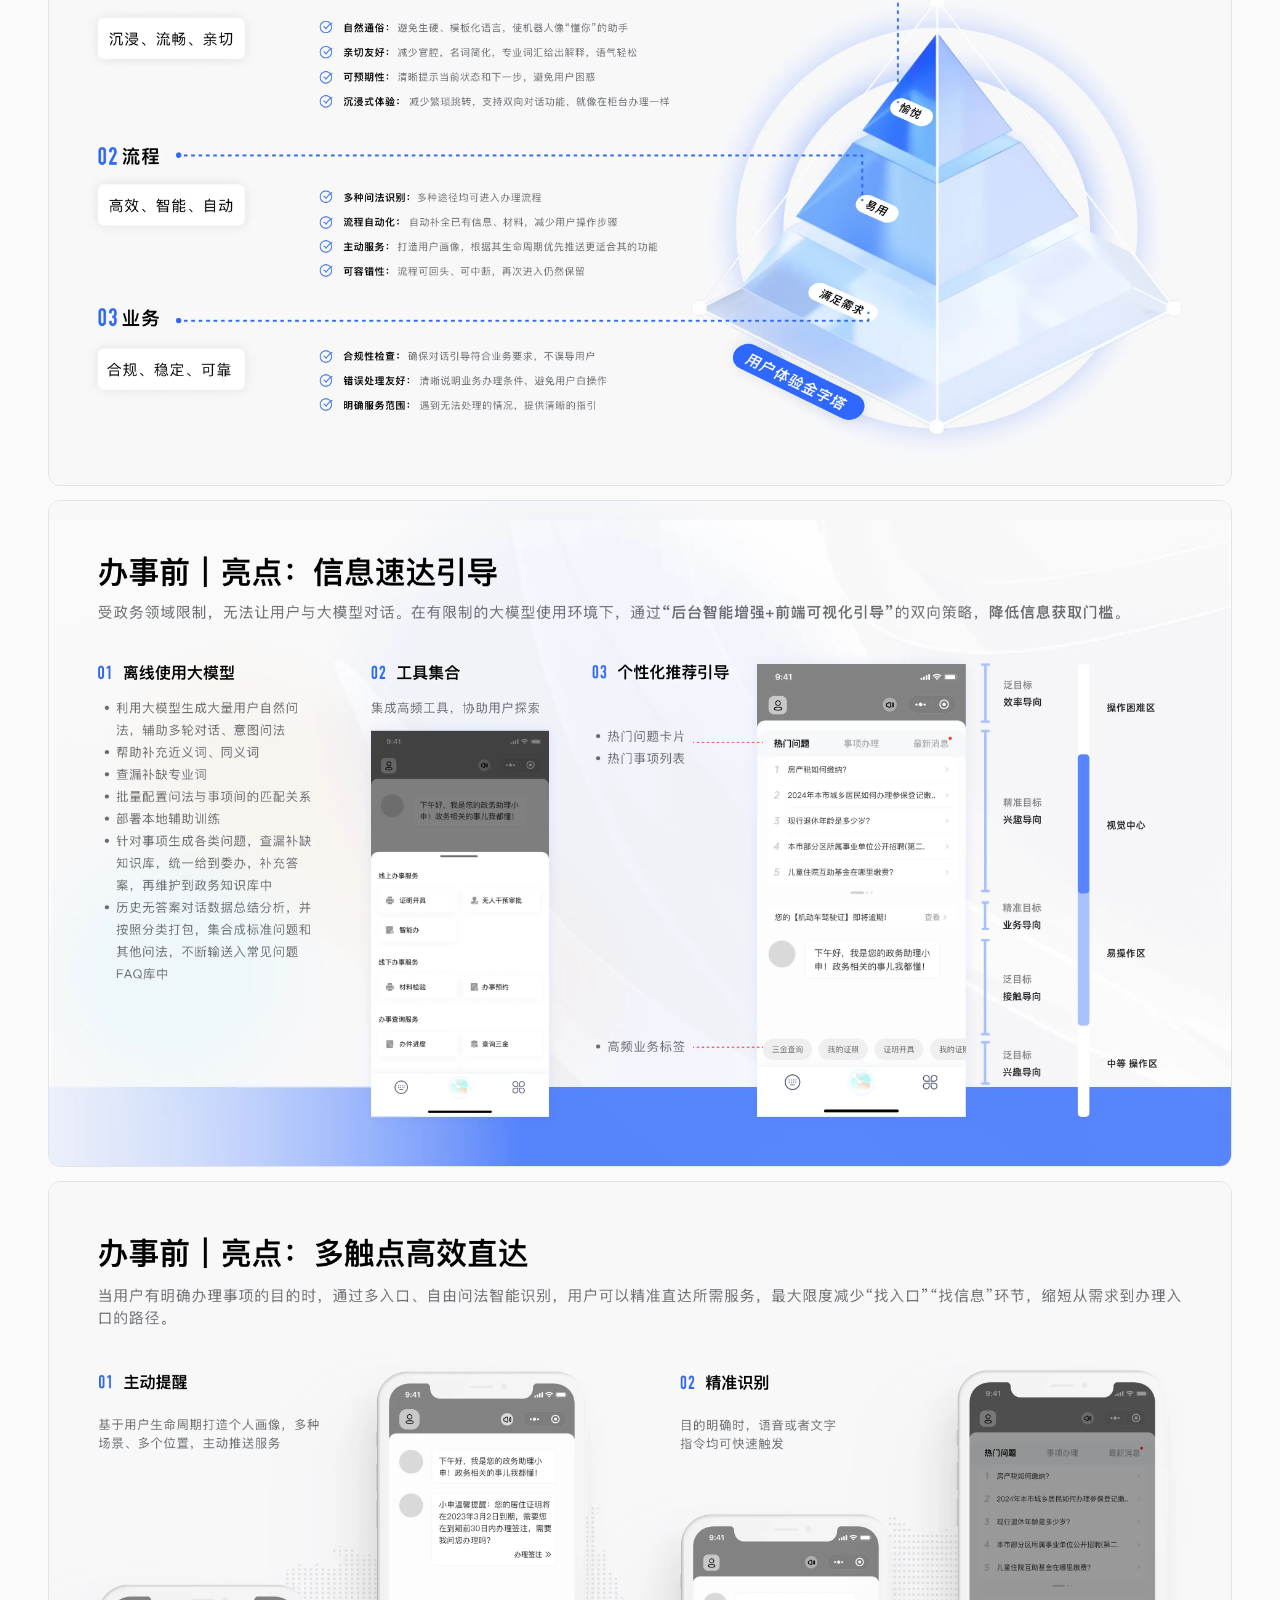
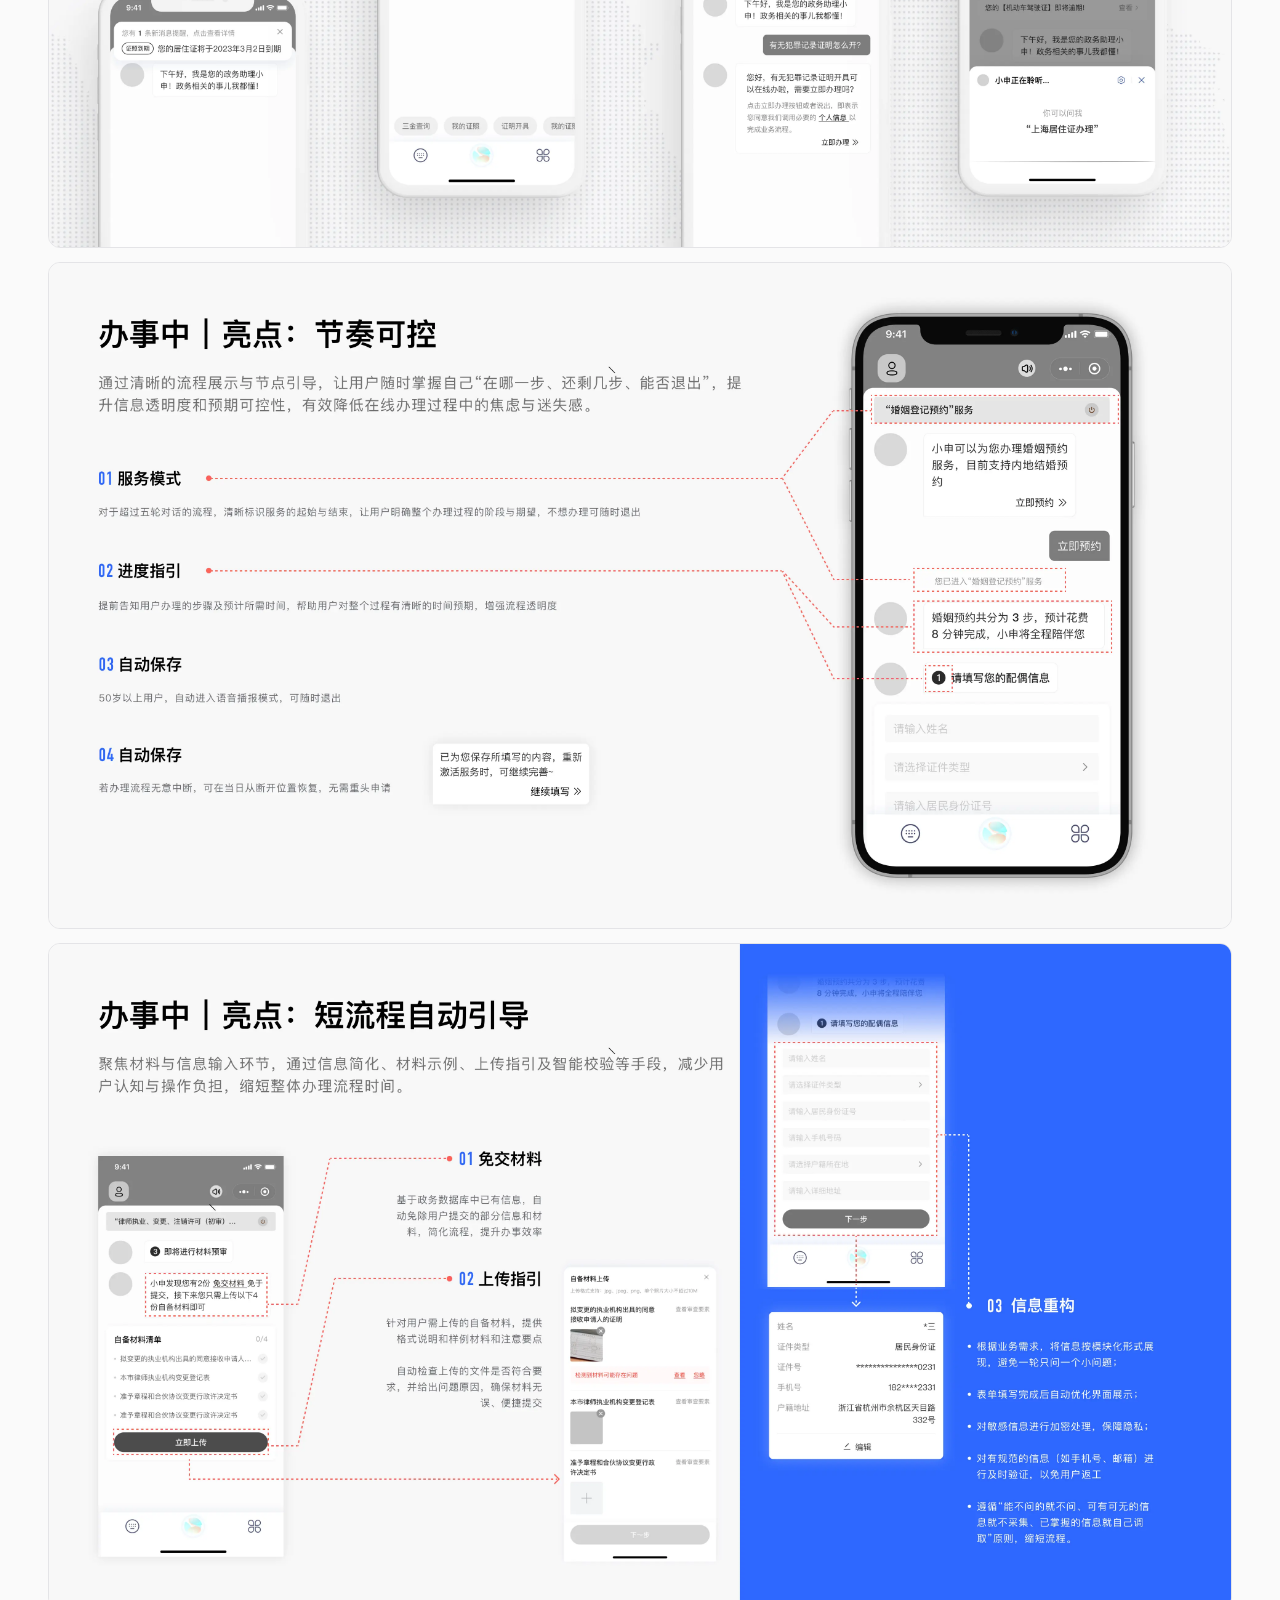
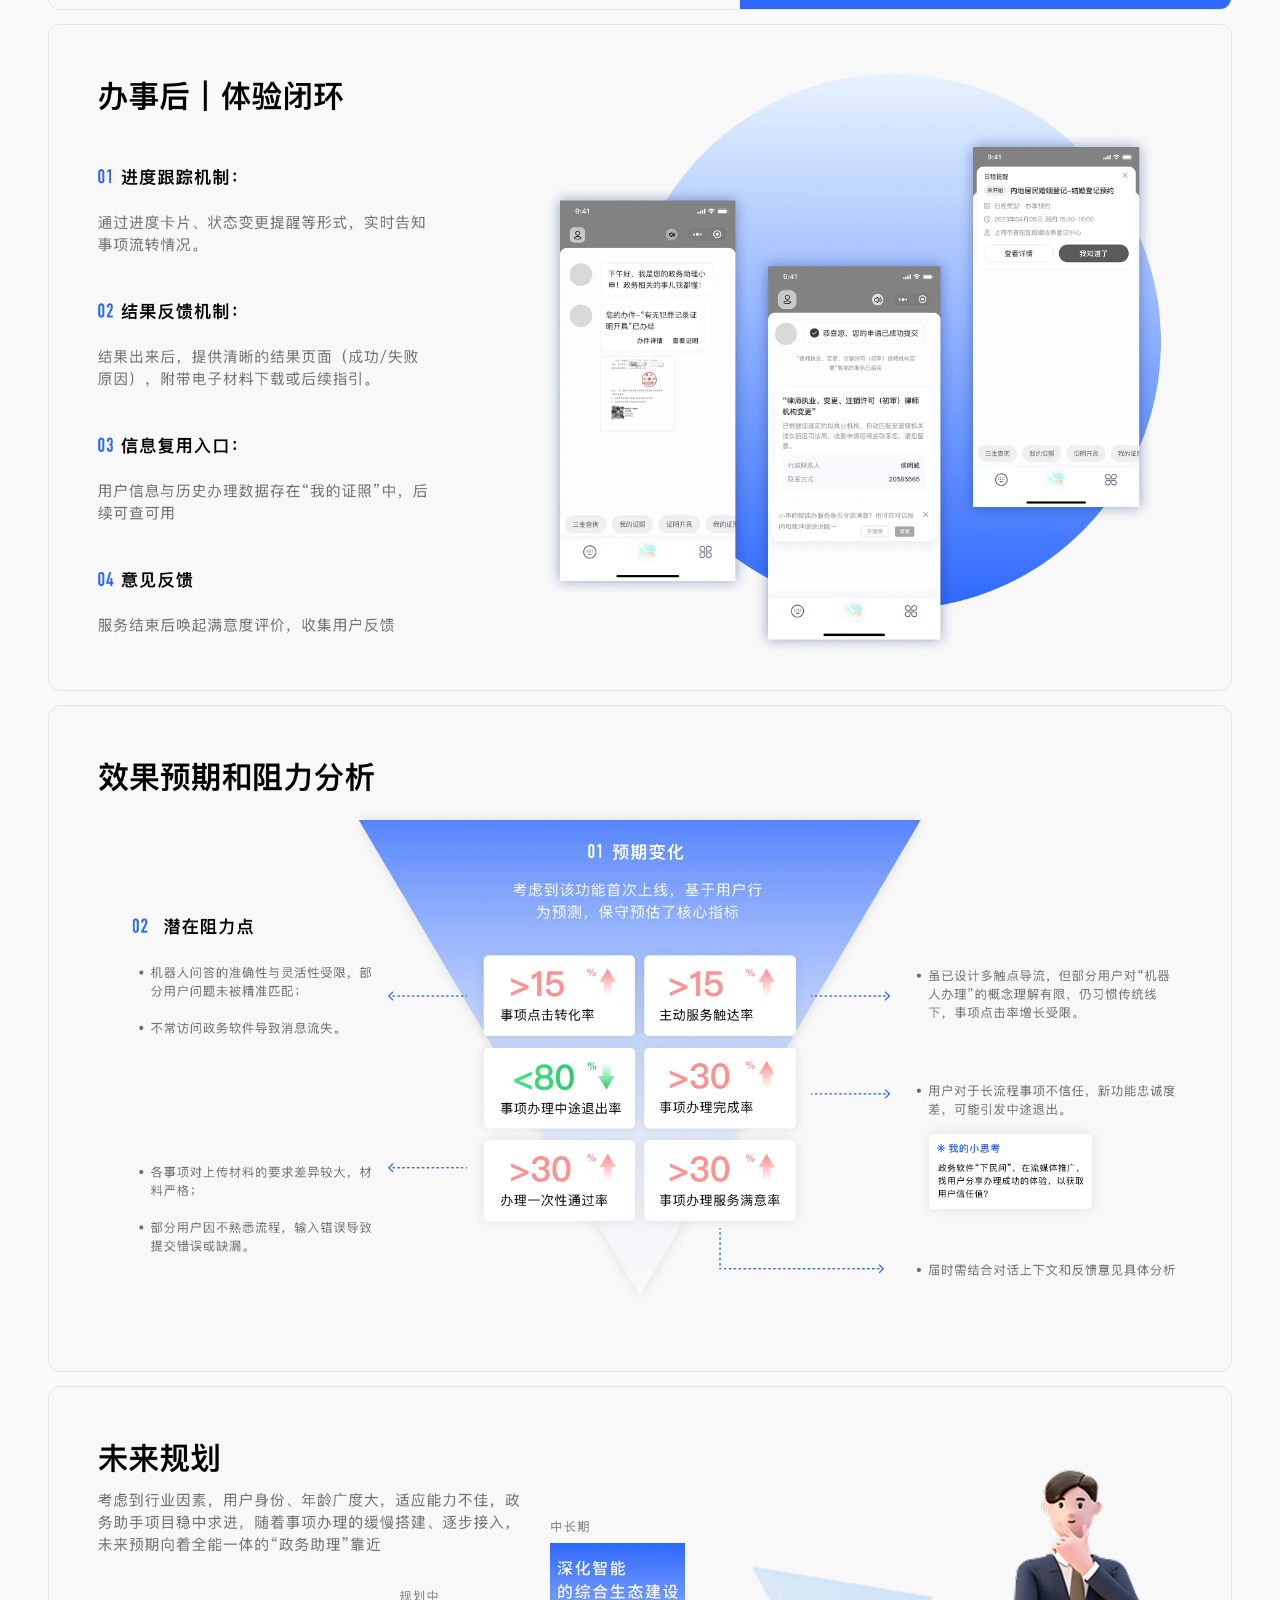
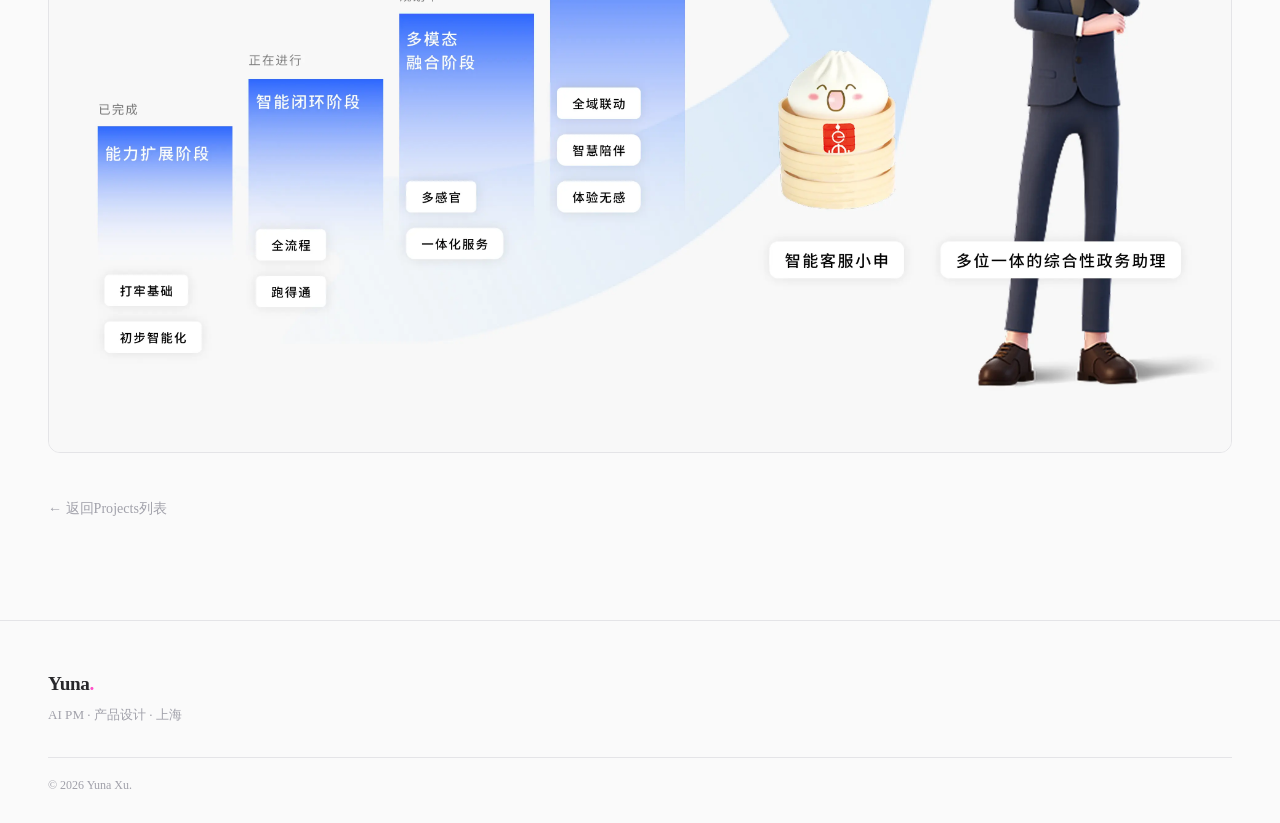
<file: projects/suishen.html>
<!DOCTYPE html>
<html lang="zh-CN">
<head>
  <meta charset="UTF-8">
  <meta name="viewport" content="width=device-width, initial-scale=1.0">
  <title>随申办 · 智能政务助手升级 — Yuna Xu</title>
  <link rel="preconnect" href="https://fonts.googleapis.com">
  <link rel="preconnect" href="https://fonts.gstatic.com" crossorigin>
  <link href="https://fonts.googleapis.com/css2?family=Geist:wght@200..900&display=swap" rel="stylesheet">
  <link href="https://fonts.googleapis.com/css2?family=Geist:wght@200..900&display=swap" rel="stylesheet">
  <link rel="stylesheet" href="../css/style.css">
</head>
<body>

  <nav class="nav">
    <a href="../index.html" class="nav-logo">Yuna<span class="dot">.</span></a>
    <div class="nav-links">
      <a href="../work.html" class="nav-link">Work</a>
      <a href="../projects.html" class="nav-link active">Projects</a>
      <a href="../education.html" class="nav-link">Education</a>
      <a href="../about.html" class="nav-link">About</a>
    </div>
    <button class="nav-menu-btn" id="menuBtn" aria-label="Menu"><span></span><span></span><span></span></button>
  </nav>
  <div class="mobile-menu" id="mobileMenu">
    <a href="../work.html" class="mobile-link">Work</a>
    <a href="../projects.html" class="mobile-link">Projects</a>
    <a href="../education.html" class="mobile-link">Education</a>
    <a href="../about.html" class="mobile-link">About</a>
  </div>

  <section class="project-detail">
    <div class="container">
      <div class="project-detail-header reveal">
        <p class="breadcrumb">项目经历 / 随申办 · 智能政务助手升级
        <h1 class="project-detail-title">随申办 · 智能政务助手升级转型</h1>
        <p class="project-detail-subtitle">从对话机器人到政务数字人 — 政务服务全流程办事体系设计</p>
        <div class="project-detail-meta">
          <span class="tag">政府服务</span>
          <span class="tag">AI对话</span>
          <span class="tag">CUI</span>
          <span class="tag">通办信息服务</span>
        </div>
      </div>

      <p class="project-detail-bg reveal">
        "智能小申"是随申办APP中的政务机器人，仅支持基础单、多轮问答之上的咨询，
        尚无法真正帮助市民完成诸多需求。本Projects是设计驱动型，由产品设计发起的创新Projects，
        目标增加机器人办事能力，提升其满意度。
      </p>

      <div class="project-gallery full">
        <div class="gallery-item"><img src="../images/Portfolio内容-1787572907342.webp" alt="随申办Projects设计图"></div>
        <div class="gallery-item"><img src="../images/Portfolio内容-1787572913317.webp" alt="随申办Projects设计图"></div>
        <div class="gallery-item"><img src="../images/Portfolio内容-1787572919192.webp" alt="随申办Projects设计图"></div>
        <div class="gallery-item"><img src="../images/Portfolio内容-1787572927053.webp" alt="随申办Projects设计图"></div>
        <div class="gallery-item"><img src="../images/Portfolio内容-1787572932753.webp" alt="随申办Projects设计图"></div>
        <div class="gallery-item"><img src="../images/Portfolio内容-1787572936378.webp" alt="随申办Projects设计图"></div>
        <div class="gallery-item"><img src="../images/Portfolio内容-1787572942416.webp" alt="随申办Projects设计图"></div>
        <div class="gallery-item"><img src="../images/Portfolio内容-1787572946703.webp" alt="随申办Projects设计图"></div>
        <div class="gallery-item"><img src="../images/Portfolio内容-1787572952026.webp" alt="随申办Projects设计图"></div>
        <div class="gallery-item"><img src="../images/Portfolio内容-1787572956973.webp" alt="随申办Projects设计图"></div>
        <div class="gallery-item"><img src="../images/Portfolio内容-1787572961905.webp" alt="随申办Projects设计图"></div>
        <div class="gallery-item"><img src="../images/Portfolio内容-1787572964960.webp" alt="随申办Projects设计图"></div>
        <div class="gallery-item"><img src="../images/Portfolio内容-1787572983806.webp" alt="随申办Projects设计图"></div>
        <div class="gallery-item"><img src="../images/Portfolio内容-1787573052836.webp" alt="随申办Projects设计图"></div>
      </div>

      <a href="../projects.html" class="project-back" style="white-space:nowrap;">← 返回Projects列表</a>
    </div>
  </section>

  <footer class="footer">
    <div class="container">
      <div class="footer-row">
        <div class="footer-brand"><span class="footer-name">Yuna<span class="dot">.</span></span><p>AI PM · 产品设计 · 上海</p></div></div>
      <div class="footer-bottom"><p>© 2026 Yuna Xu.</p></div>
    </div>
  </footer>
  <div class="toast" id="toast">已复制到剪贴板 ✓</div>
  <script src="../js/main.js"></script>
</body>
</html>
</file>
<file: css/style.css>
:root {
  --bg: #fafafa;
  --bg-elevated: #f5f5f5;
  --text-primary: #27272a;
  --text-secondary: #71717a;
  --text-muted: #a1a1aa;
  --border: #e4e4e7;
  --accent: #FF4FC7;
  --font: 'Geist', -apple-system, BlinkMacSystemFont, 'Segoe UI', sans-serif;
}

*, *::before, *::after { margin: 0; padding: 0; box-sizing: border-box; }
html { scroll-behavior: smooth; font-size: 16px; }

body {
  background: var(--bg);
  color: var(--text-primary);
  font-family: var(--font-sans);
  line-height: 1.6;
  overflow-x: hidden;
  -webkit-font-smoothing: antialiased;
}
body.page-home {
  overflow-x: hidden;
  overflow-y: hidden;
}

a { color: inherit; text-decoration: none; }
img { display: block; max-width: 100%; }

.container { max-width: 1280px; margin: 0 auto; padding: 0 48px; }
@media (max-width: 768px) { .container { padding: 0 24px; } }

/* ─── Custom Cursor ─── */
.cursor-dot {
  position: fixed; width: 8px; height: 8px; background: var(--text-primary);
  border-radius: 50%; pointer-events: none; z-index: 9999;
  transform: translate(-50%, -50%); transition: width 0.15s, height 0.15s, background 0.15s;
  mix-blend-mode: difference;
}
.cursor-ring {
  position: fixed; width: 36px; height: 36px;
  border: 1.5px solid rgba(39,39,42,0.3); border-radius: 50%;
  pointer-events: none; z-index: 9998; transform: translate(-50%, -50%);
  transition: width 0.25s, height 0.25s, border-color 0.25s;
}
.cursor-dot.hovering { width: 10px; height: 10px; background: #fff; }
.cursor-ring.hovering { width: 52px; height: 52px; border-color: rgba(39,39,42,0.12); }
@media (hover: none) { .cursor-dot, .cursor-ring { display: none; body { cursor: auto; } } }

/* ─── Navigation ─── */
.nav {
  position: fixed; top: 0; left: 0; right: 0; height: 60px;
  display: flex; align-items: center; justify-content: space-between;
  padding: 0 48px; z-index: 1000;
  background: rgba(250,250,250,0.85);
  backdrop-filter: blur(16px); -webkit-backdrop-filter: blur(16px);
  border-bottom: 1px solid var(--border);
}
.nav-logo { font-size: 0.95rem; font-weight: 600; letter-spacing: -0.02em; }
.nav-logo .dot { color: var(--accent); }
.nav-links { display: flex; gap: 32px; align-items: center; }
.nav-link { font-size: 0.875rem; color: var(--text-secondary); transition: color 0.2s; letter-spacing: 0.01em; }
.nav-link:hover, .nav-link.active { color: var(--text-primary); }
.nav-menu-btn { display: none; flex-direction: column; gap: 5px; background: none; border: none; cursor: pointer; padding: 8px; }
.nav-menu-btn span { display: block; width: 20px; height: 1.5px; background: var(--text-primary); transition: 0.3s; }
.mobile-menu {
  position: fixed; top: 60px; left: 0; right: 0;
  background: rgba(250,250,250,0.98); backdrop-filter: blur(16px);
  padding: 24px; display: flex; flex-direction: column; gap: 20px;
  z-index: 999; transform: translateY(-110%); transition: transform 0.4s cubic-bezier(0.4,0,0.2,1);
  border-bottom: 1px solid var(--border);
}
.mobile-menu.open { transform: translateY(0); }
.mobile-link { font-size: 1rem; color: var(--text-secondary); transition: color 0.2s; }
.mobile-link:hover { color: var(--text-primary); }
@media (max-width: 768px) {
  .nav { padding: 0 24px; }
  .nav-links { display: none; }
  .nav-menu-btn { display: flex; }
}

/* ─── Hero ─── */
.hero {
  height: 100vh; min-height: 100vh;
  display: flex; align-items: center;
  justify-content: flex-start;
  padding: 0 48px;
  position: relative;
}
.hero-inner { max-width: 860px; position: relative; z-index: 1; }
.hero-label { font-size: 0.7rem; letter-spacing: 0.14em; text-transform: uppercase; color: var(--text-muted); margin-bottom: 12px; }
.hero-slogan { font-size: clamp(1.8rem, 4.5vw, 3rem); font-weight: 500; letter-spacing: -0.04em; line-height: 1.12; margin-bottom: 8px; }
.hero-slogan .accent { color: var(--accent); font-style: italic; }
.hero-name { font-size: clamp(0.9rem, 1.5vw, 1.15rem); font-weight: 500; color: var(--text-primary); margin-bottom: 10px; letter-spacing: -0.01em; }
.hero-name .yuna, .hero-name .xu { font-weight: 500; color: var(--text-primary); }
.hero-desc { font-size: 0.88rem; color: var(--text-secondary); line-height: 1.6; max-width: 480px; margin-bottom: 16px; }
.hero-tags { margin-bottom: 16px; position: relative; min-height: 48px; }
.hero-tag {
  position: absolute;
  font-size: 0.82rem; font-weight: 500;
  padding: 8px 16px; border-radius: 100px;
  white-space: nowrap; cursor: grab;
  user-select: none; letter-spacing: -0.01em;
  transition: box-shadow 0.2s; touch-action: none; z-index: 1;
}
.hero-tag.dragging { cursor: grabbing; z-index: 100 !important; box-shadow: 0 8px 30px rgba(0,0,0,0.15); }
@media (max-width: 768px) {
  .hero { padding: 0 24px; }
  .hero-tag { position: relative !important; top: auto !important; left: auto !important; display: inline-block; margin: 4px; }
}
.hero-ctas { display: flex; gap: 10px; flex-wrap: wrap; margin-top: 4px; }

.btn {
  display: inline-flex; align-items: center; gap: 6px;
  padding: 10px 22px; border-radius: 100px;
  font-size: 0.85rem; font-weight: 500;
  transition: all 0.2s; border: 1px solid transparent;
}
.btn-primary { background: var(--text-primary); color: var(--bg); }
.btn-primary:hover { background: var(--accent); border-color: var(--accent); }
.btn-outline { background: transparent; color: var(--text-primary); border-color: var(--border); }
.btn-outline:hover { border-color: var(--text-primary); }
.btn-link { background: none; border: none; color: var(--text-primary); font-size: 0.88rem; font-weight: 500; padding: 0; display: inline-flex; align-items: center; gap: 4px; transition: gap 0.2s, color 0.2s; }
.btn-link:hover { gap: 8px; color: var(--accent); }

/* ─── Projects ─── */
.projects-section { padding: 80px 0 120px; border-top: 1px solid var(--border); }
.projects-header { display: flex; justify-content: space-between; align-items: flex-end; margin-bottom: 48px; }
.section-label { font-size: 0.7rem; letter-spacing: 0.15em; text-transform: uppercase; color: var(--text-muted); margin-bottom: 10px; }
.section-title { font-size: clamp(1.8rem, 4vw, 2.8rem); font-weight: 500; letter-spacing: -0.03em; margin-bottom: 40px; }
.projects-list { display: flex; flex-direction: column; }
.project-row {
  display: grid; grid-template-columns: 56px 1fr; gap: 24px;
  padding: 30px 0; border-bottom: 1px solid var(--border);
  text-decoration: none; color: inherit; transition: opacity 0.25s;
}
.project-row:first-child { border-top: 1px solid var(--border); }
.project-row:hover { opacity: 0.55; }
.project-num { font-size: 0.72rem; color: var(--text-muted); font-variant-numeric: tabular-nums; padding-top: 5px; transition: color 0.2s; }
.project-row:hover .project-num { color: var(--accent); }
.project-info { display: flex; flex-direction: column; gap: 8px; }
.project-year { font-size: 0.68rem; color: var(--text-muted); letter-spacing: 0.08em; text-transform: uppercase; }
.project-title { font-size: clamp(1.2rem, 2.8vw, 1.7rem); font-weight: 500; letter-spacing: -0.02em; transition: color 0.2s; }
.project-row:hover .project-title { color: var(--accent); }
.project-desc { font-size: 0.9rem; color: var(--text-secondary); line-height: 1.65; max-width: 580px; }
.project-meta { display: flex; gap: 8px; flex-wrap: wrap; margin-top: 4px; }
.project-meta span { font-size: 0.68rem; padding: 3px 10px; border-radius: 100px; background: var(--bg-elevated); color: var(--text-secondary); border: 1px solid var(--border); transition: border-color 0.2s, color 0.2s; }
.project-row:hover .project-meta span { border-color: rgba(255,79,199,0.3); color: var(--accent); }
.project-row-right { display: flex; align-items: flex-end; padding-bottom: 4px; }
@media (max-width: 768px) { .project-row { grid-template-columns: 36px 1fr; gap: 16px; } .project-row-right { display: none; } }

/* ─── About Section ─── */
.about-section { padding: 100px 0; border-top: 1px solid var(--border); }
.about-grid { display: grid; grid-template-columns: 1fr 1fr; gap: 80px; align-items: start; }
.about-text h2 { font-size: clamp(2rem, 4vw, 3rem); font-weight: 500; letter-spacing: -0.03em; margin-bottom: 20px; }
.about-text p { font-size: 1rem; color: var(--text-secondary); line-height: 1.8; margin-bottom: 14px; }
.about-quote { font-style: italic; color: var(--accent); font-size: 1.05rem; margin-bottom: 20px; }
.about-tags { display: flex; flex-wrap: wrap; gap: 6px; margin: 20px 0; }
.tag { font-size: 0.72rem; padding: 4px 12px; border-radius: 100px; background: var(--bg-elevated); color: var(--text-secondary); border: 1px solid var(--border); }
.about-contact { display: flex; flex-wrap: wrap; gap: 10px; margin-top: 24px; }
.contact-btn {
  display: inline-flex; align-items: center; gap: 6px;
  padding: 9px 18px; border-radius: 100px; border: 1px solid var(--border);
  background: var(--bg-elevated); color: var(--text-primary);
  font-size: 0.85rem; font-family: var(--font); transition: all 0.2s; cursor: pointer;
}
.contact-btn:hover { border-color: var(--accent); color: var(--accent); }
.contact-btn.download { background: var(--text-primary); color: var(--bg); border-color: var(--text-primary); }
.contact-btn.download:hover { background: var(--accent); border-color: var(--accent); }

/* ─── Photo Carousel ─── */
.photo-carousel { position: relative; width: 100%; max-width: 420px; margin: 0 auto; }
.carousel-viewport { overflow: hidden; border-radius: 12px; border: 1px solid var(--border); background: var(--bg-elevated); aspect-ratio: 3/4; }
.carousel-track { display: flex; height: 100%; transition: transform 0.5s cubic-bezier(0.4, 0, 0.2, 1); }
.carousel-slide { min-width: 100%; height: 100%; }
.carousel-slide img { width: 100%; height: 100%; object-fit: cover; display: block; }
.carousel-btn {
  position: absolute; top: 50%; transform: translateY(-50%);
  width: 38px; height: 38px; border-radius: 50%;
  border: 1px solid var(--border); background: rgba(250,250,250,0.92);
  cursor: pointer; display: flex; align-items: center; justify-content: center;
  font-size: 1rem; color: var(--text-primary); transition: all 0.2s; z-index: 2;
}
.carousel-btn:hover { background: var(--accent); color: #fff; border-color: var(--accent); }
.carousel-btn.prev { left: -48px; }
.carousel-btn.next { right: -48px; }
.carousel-dots { display: flex; justify-content: center; gap: 6px; margin-top: 12px; }
.carousel-dot { width: 5px; height: 5px; border-radius: 50%; background: var(--text-muted); opacity: 0.3; transition: all 0.3s; cursor: pointer; border: none; }
.carousel-dot.active { opacity: 1; background: var(--accent); transform: scale(1.4); }
@media (max-width: 768px) {
  .carousel-btn.prev { left: 8px; }
  .carousel-btn.next { right: 8px; }
  .about-grid { grid-template-columns: 1fr; gap: 40px; }
}

/* ─── Skills ─── */
.skills-section { padding: 80px 0; border-top: 1px solid var(--border); }
.skills-grid { display: grid; grid-template-columns: repeat(auto-fit, minmax(200px, 1fr)); gap: 12px; }
.skill-group { background: var(--bg-elevated); border-radius: 12px; padding: 22px; border: 1px solid var(--border); transition: border-color 0.2s, transform 0.2s; }
.skill-group:hover { border-color: rgba(255,79,199,0.3); transform: translateY(-2px); }
.skill-group-title { font-size: 0.68rem; letter-spacing: 0.12em; text-transform: uppercase; color: var(--text-muted); margin-bottom: 12px; }
.skill-tags { display: flex; flex-wrap: wrap; gap: 5px; }
.skill-tag { font-size: 0.78rem; padding: 4px 10px; border-radius: 100px; color: #1a1a1a; font-weight: 500; transition: transform 0.2s; }
.skill-tag:hover { transform: translateY(-1px); }

/* ─── Education ─── */
.edu-section { padding: 80px 0; border-top: 1px solid var(--border); }
.edu-grid { display: flex; flex-direction: column; gap: 12px; margin-bottom: 48px; }
.edu-card { display: flex; gap: 14px; background: var(--bg-elevated); border-radius: 12px; padding: 24px; border: 1px solid var(--border); transition: transform 0.2s, border-color 0.2s; }
.edu-card:hover { transform: translateY(-2px); border-color: rgba(255,79,199,0.3); }
.edu-accent { width: 3px; border-radius: 3px; flex-shrink: 0; }
.edu-year { font-size: 0.68rem; letter-spacing: 0.08em; color: var(--text-muted); text-transform: uppercase; }
.edu-card h3 { font-size: 1rem; font-weight: 500; margin: 4px 0; letter-spacing: -0.01em; }
.edu-degree { font-size: 0.82rem; color: var(--text-secondary); }
.edu-location { font-size: 0.75rem; color: var(--text-muted); margin-top: 4px; }
.lang-section { margin-top: 48px; }
.lang-item {
  display: flex; justify-content: flex-end; align-items: center;
  padding: 16px 0; border-bottom: 1px solid var(--border);
}
.lang-item:first-child { border-top: 1px solid var(--border); }
.lang-name { font-size: 1rem; font-weight: 500; }
.lang-level { font-size: 0.85rem; color: var(--text-secondary); }

/* ─── Work Section ─── */
.work-section { padding: 80px 0 120px; border-top: 1px solid var(--border); }
.work-timeline { display: flex; flex-direction: column; }
.work-card { display: grid; grid-template-columns: 2px 1fr; border-bottom: 1px solid var(--border); }
.work-card:first-child { border-top: 1px solid var(--border); }
.work-card-line { flex-shrink: 0; }
.work-card-body { padding: 40px; }
.work-card-header { display: flex; justify-content: space-between; align-items: flex-start; flex-wrap: wrap; gap: 12px; margin-bottom: 14px; }
.work-company { font-size: 0.7rem; letter-spacing: 0.12em; text-transform: uppercase; color: var(--text-muted); font-weight: 500; }
.work-period { font-size: 0.72rem; color: var(--text-muted); padding: 3px 10px; border-radius: 100px; background: var(--bg-elevated); border: 1px solid var(--border); }
.work-role { font-size: 1.4rem; font-weight: 500; letter-spacing: -0.02em; margin-bottom: 14px; }
.work-overview { font-size: 0.9rem; color: var(--text-secondary); line-height: 1.7; margin-bottom: 22px; }
.work-sub { margin-top: 18px; }
.work-sub h4 { font-size: 0.85rem; font-weight: 500; margin-bottom: 8px; }
.work-sub ul { list-style: none; display: flex; flex-direction: column; gap: 5px; }
.work-sub li { font-size: 0.82rem; color: var(--text-secondary); line-height: 1.6; padding-left: 14px; position: relative; }
.work-sub li::before { content: ''; position: absolute; left: 0; top: 7px; width: 3px; height: 3px; border-radius: 50%; background: var(--accent); }
.work-card-link { margin-top: 32px; display: inline-flex; align-items: center; gap: 4px; font-size: 0.88rem; color: var(--text-secondary); transition: color 0.2s; }
.work-card-link:hover { color: var(--accent); }
@media (max-width: 768px) { .work-card-body { padding: 24px; } }

/* ─── Page Header ─── */
.page-header { padding: 120px 0 60px; border-bottom: 1px solid var(--border); }
.breadcrumb { font-size: 0.72rem; color: var(--text-muted); letter-spacing: 0.08em; text-transform: uppercase; margin-bottom: 14px; }
.page-title { font-size: clamp(2rem, 5vw, 3.2rem); font-weight: 500; letter-spacing: -0.03em; }
.page-title .accent { color: var(--accent); font-style: italic; }

/* ─── Project Detail ─── */
.project-detail { padding: 120px 0 100px; border-top: 1px solid var(--border); }
.project-detail-header { margin-bottom: 48px; }
.project-detail-header .breadcrumb { margin-bottom: 18px; }
.project-detail-title { font-size: clamp(1.8rem, 4vw, 3rem); font-weight: 500; letter-spacing: -0.03em; margin-bottom: 10px; }
.project-detail-subtitle { font-size: 1rem; color: var(--text-secondary); font-style: italic; margin-bottom: 18px; }
.project-detail-meta { display: flex; flex-wrap: wrap; gap: 6px; margin-bottom: 22px; }
.project-detail-meta .tag { font-size: 0.68rem; }
.project-detail-bg { font-size: 0.95rem; color: var(--text-secondary); line-height: 1.8; max-width: 640px; margin-bottom: 44px; padding-bottom: 44px; border-bottom: 1px solid var(--border); }
.project-gallery { display: grid; grid-template-columns: 1fr; gap: 14px; }
.gallery-item { border-radius: 12px; overflow: hidden; background: var(--bg-elevated); border: 1px solid var(--border); }
.gallery-item img { width: 100%; height: auto; display: block; transition: transform 0.5s ease; }
.gallery-item:hover img { transform: scale(1.02); }
.project-back { display: inline-flex; align-items: center; gap: 6px; margin-top: 44px; font-size: 0.88rem; color: var(--text-muted); transition: color 0.2s; }
.project-back:hover { color: var(--accent); }

/* ─── Footer ─── */
.footer { padding: 48px 0 28px; border-top: 1px solid var(--border); }
.footer-row { display: flex; justify-content: space-between; align-items: flex-start; gap: 40px; flex-wrap: wrap; margin-bottom: 32px; }
.footer-brand { display: flex; flex-direction: column; gap: 4px; }
.footer-name { font-size: 1.2rem; font-weight: 600; letter-spacing: -0.02em; }
.footer-name .dot { color: var(--accent); }
.footer-brand p { font-size: 0.82rem; color: var(--text-muted); }
.footer-links { display: flex; gap: 20px; }
.footer-link { font-size: 0.85rem; color: var(--text-secondary); transition: color 0.2s; }
.footer-link:hover { color: var(--accent); }
.footer-bottom { font-size: 0.75rem; color: var(--text-muted); border-top: 1px solid var(--border); padding-top: 18px; }

/* ─── Toast ─── */
.toast {
  position: fixed; bottom: 28px; left: 50%;
  transform: translateX(-50%) translateY(12px);
  background: var(--text-primary); color: var(--bg);
  padding: 9px 20px; border-radius: 100px;
  font-size: 0.82rem; font-weight: 500;
  opacity: 0; pointer-events: none;
  transition: all 0.3s ease; z-index: 9999;
}
.toast.show { opacity: 1; transform: translateX(-50%) translateY(0); }

/* ─── Reveal ─── */
.reveal { opacity: 0; transform: translateY(20px); transition: opacity 0.5s ease, transform 0.5s ease; }
.reveal.visible { opacity: 1; transform: translateY(0); }
.reveal[data-delay="100"] { transition-delay: 0.1s; }
.reveal[data-delay="200"] { transition-delay: 0.2s; }
.reveal[data-delay="300"] { transition-delay: 0.3s; }
.reveal[data-delay="400"] { transition-delay: 0.4s; }
.reveal[data-delay="500"] { transition-delay: 0.5s; }

/* ─── Scrollbar ─── */
::-webkit-scrollbar { width: 4px; }
::-webkit-scrollbar-track { background: var(--bg); }
::-webkit-scrollbar-thumb { background: rgba(0,0,0,0.12); border-radius: 2px; }

/* ─── Selection ─── */
::selection { background: rgba(255,79,199,0.2); color: var(--text-primary); }
</file>
